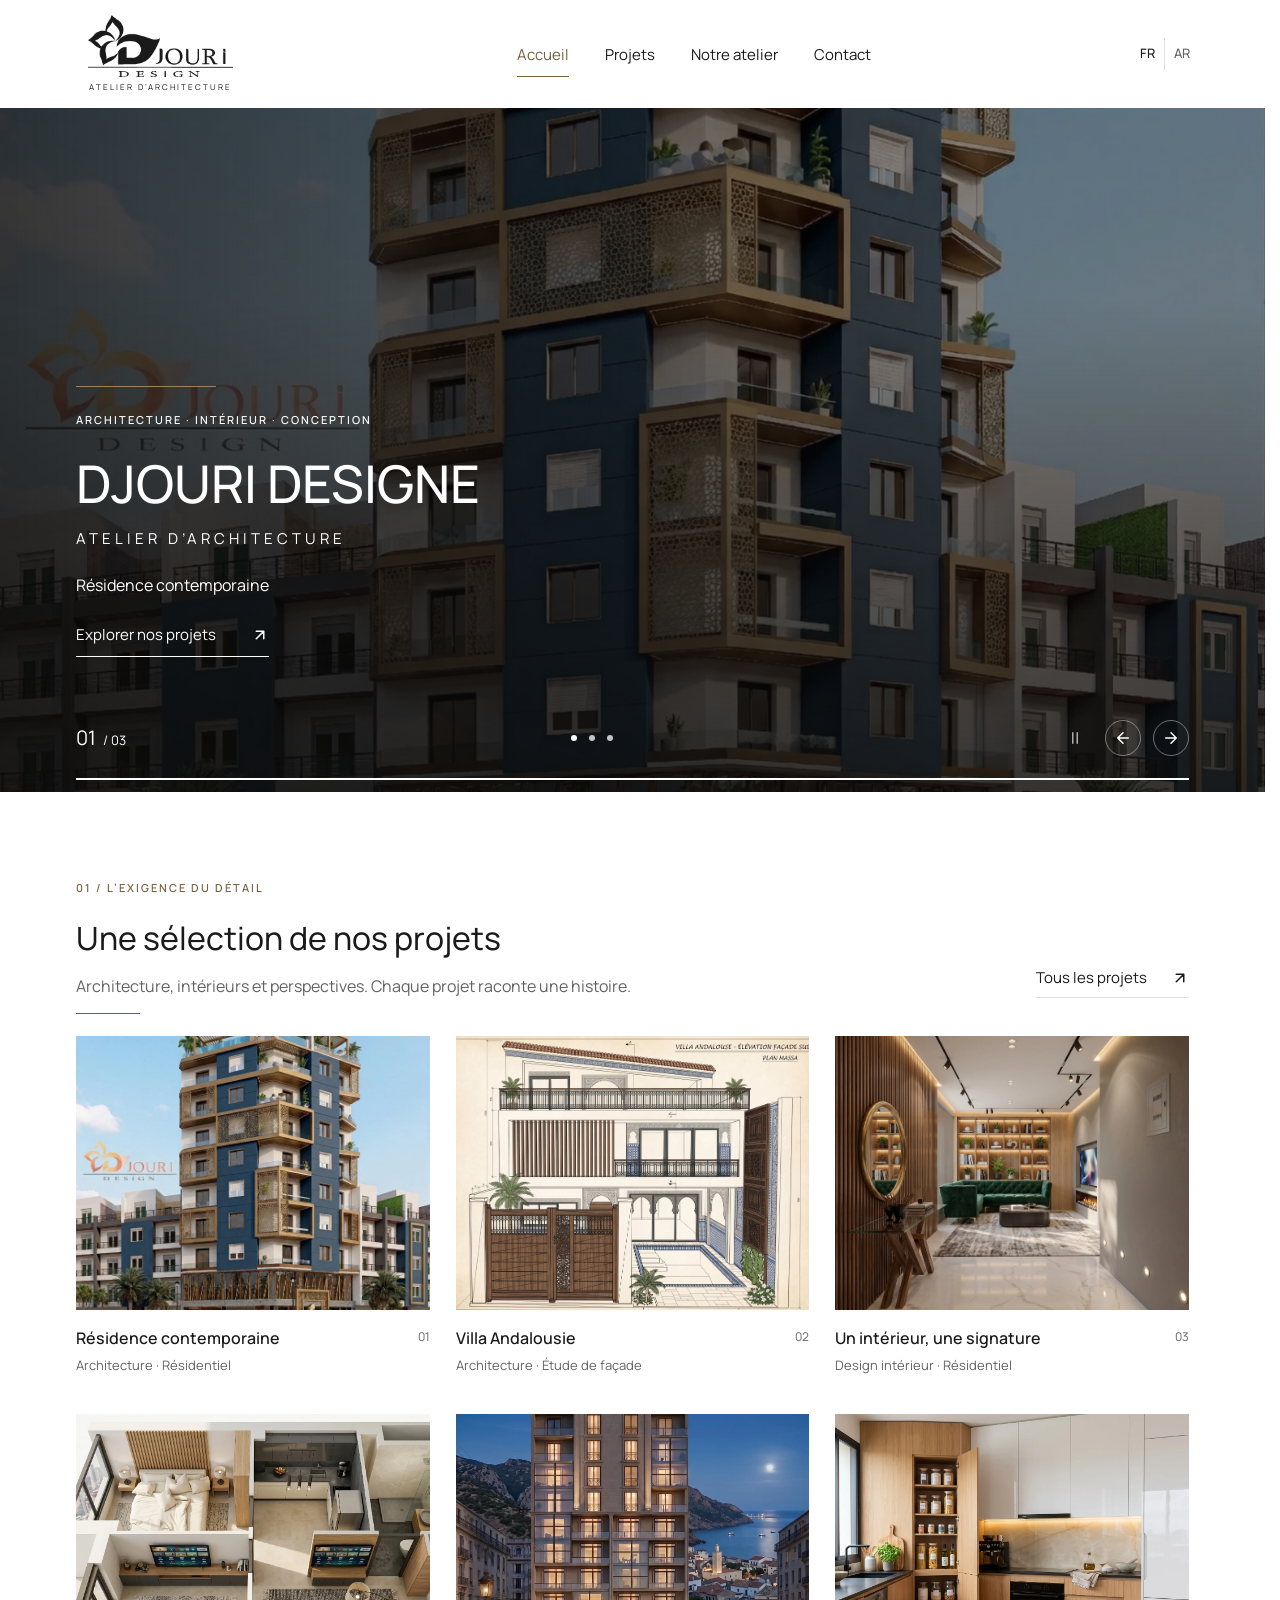
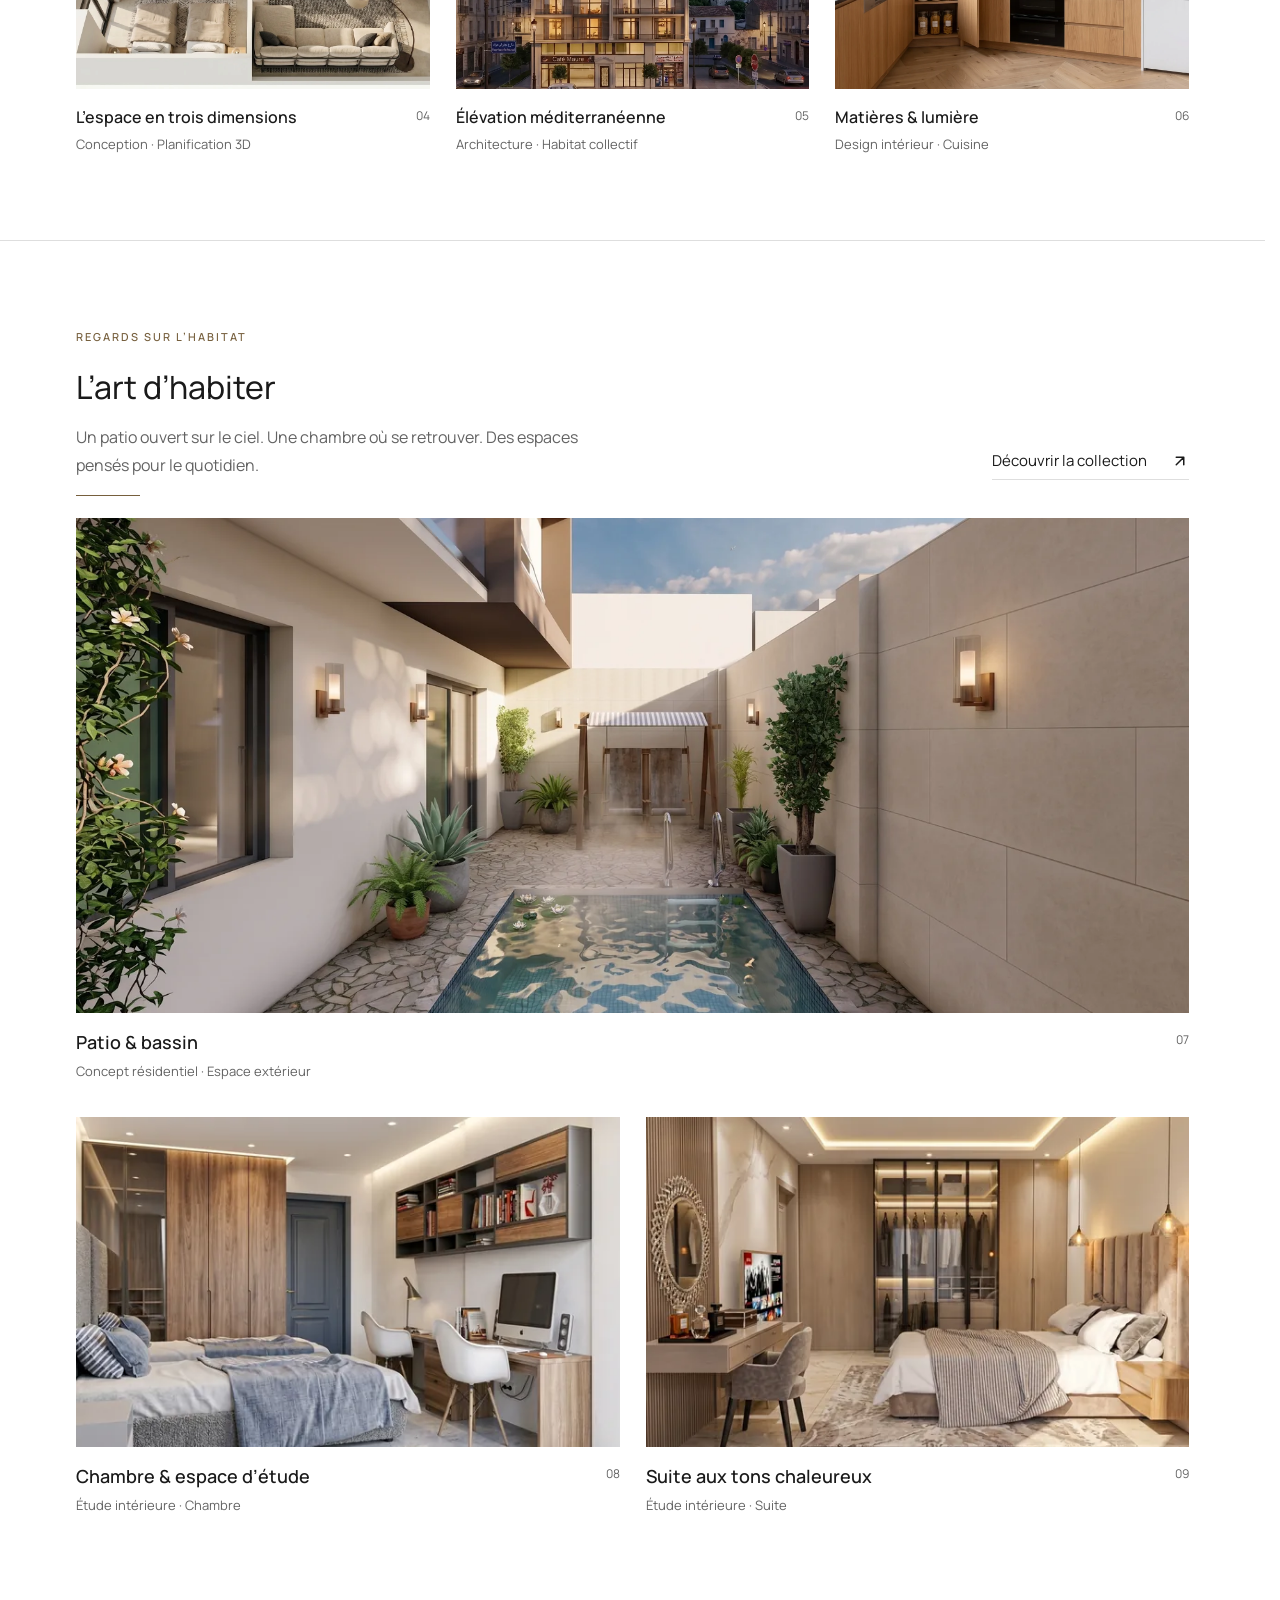
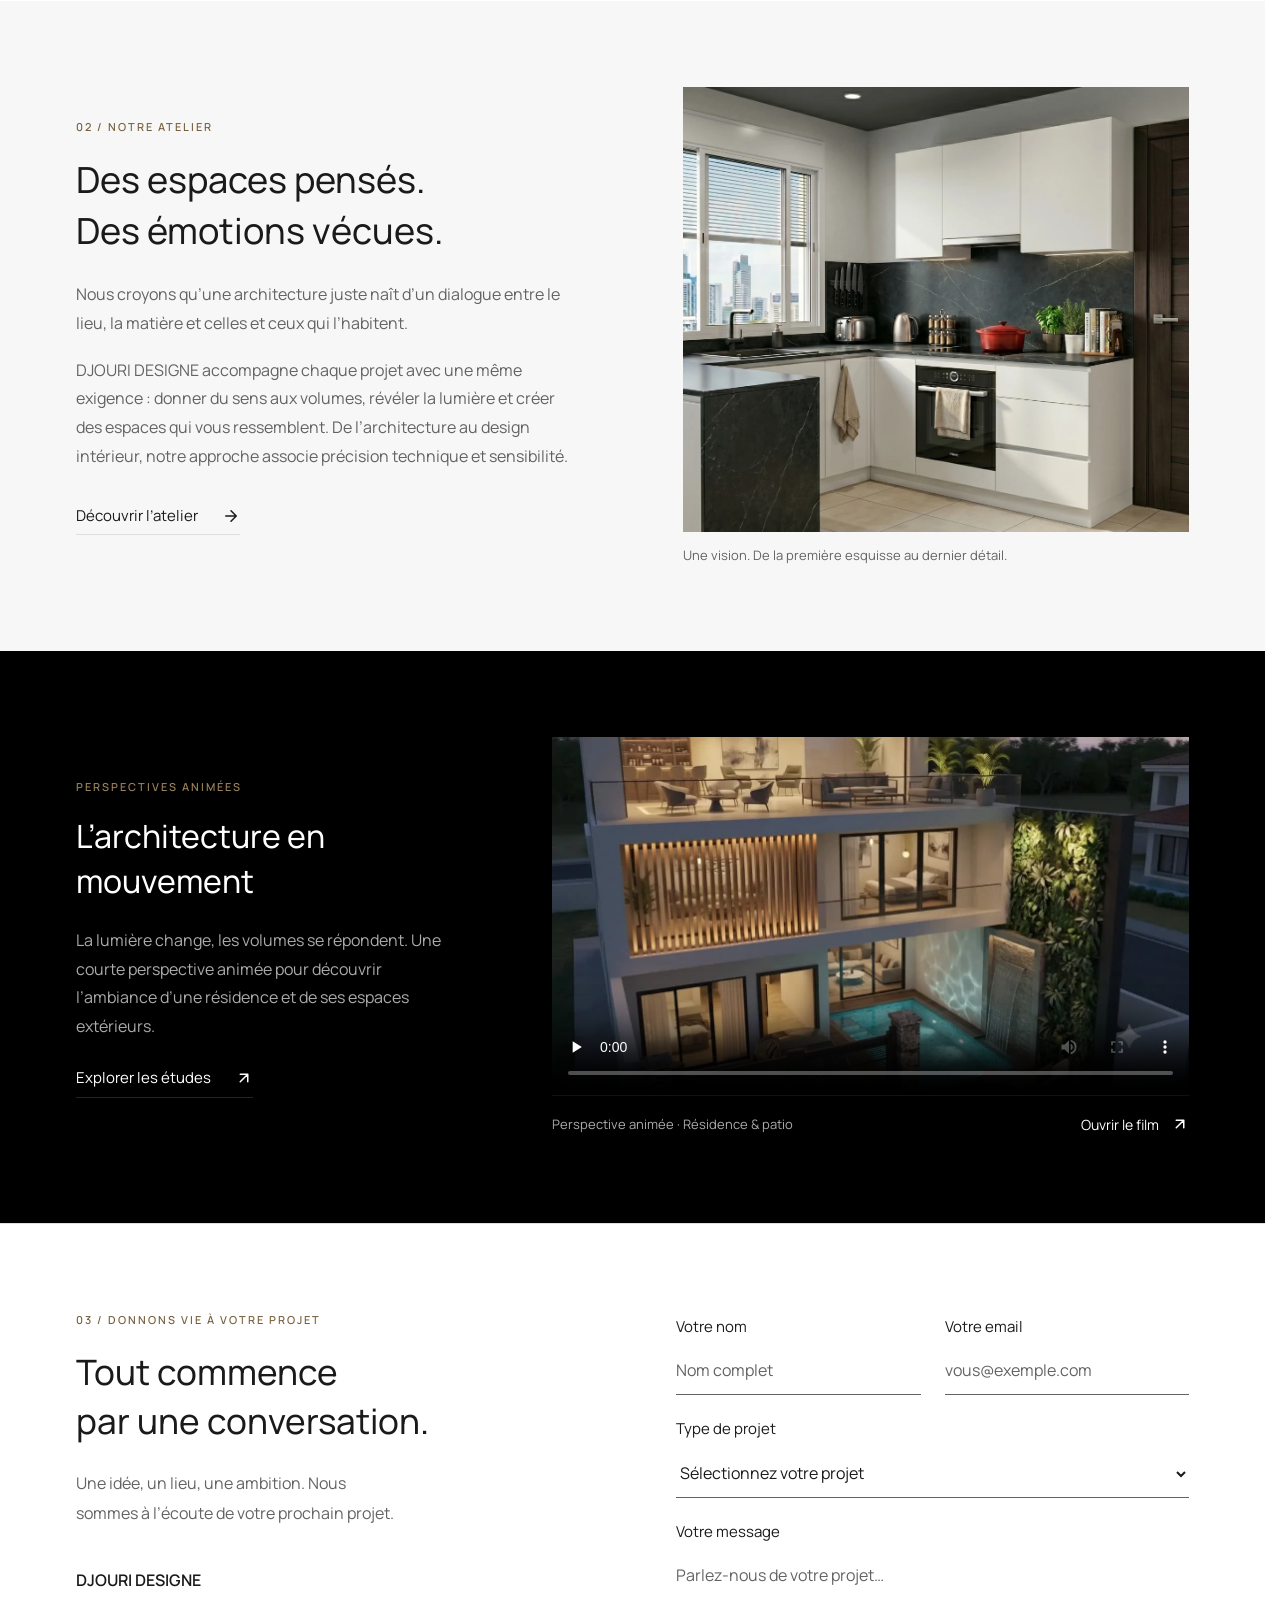
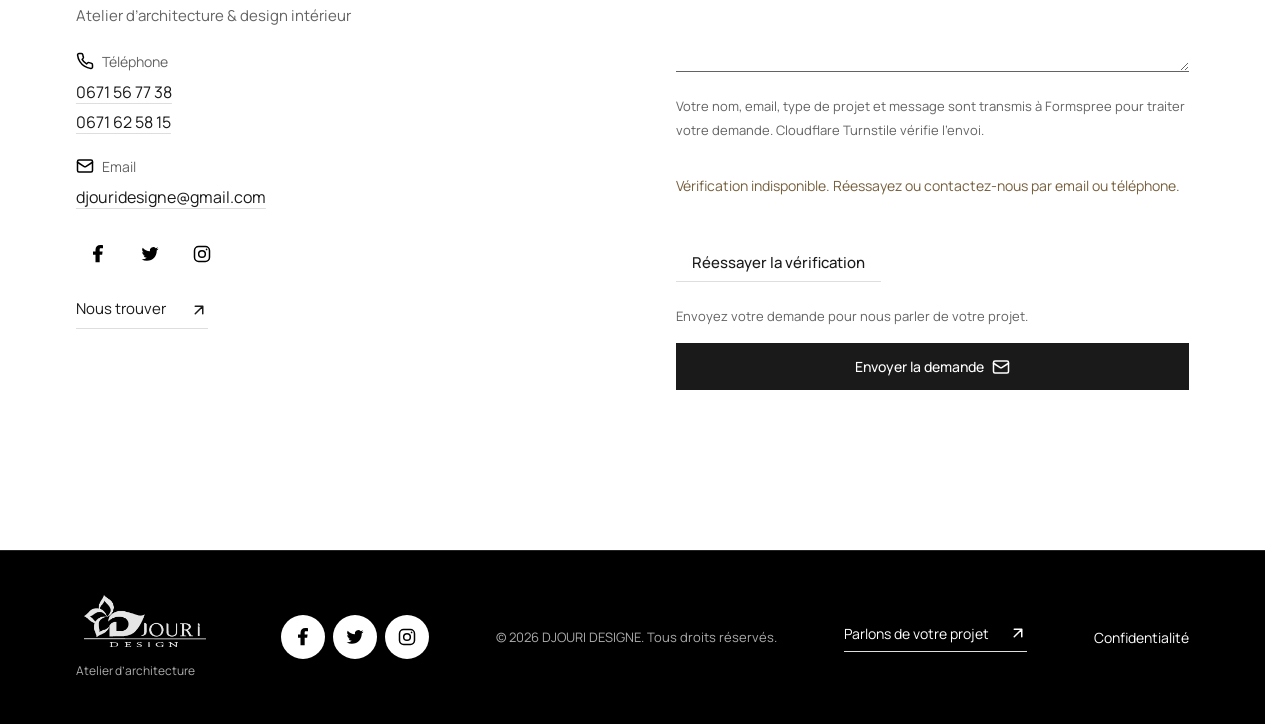
<file: index.html>
<!doctype html>
<html lang="fr" dir="ltr">
<head>
  <meta charset="utf-8">
  <meta name="viewport" content="width=device-width, initial-scale=1">
  <script data-motion-bootstrap>
    (() => {
      const root = document.documentElement;
      const language = new URLSearchParams(location.search).get('lang') === 'ar' ? 'ar' : 'fr';
      root.lang = language;
      root.dir = language === 'ar' ? 'rtl' : 'ltr';
      const active = !matchMedia('(prefers-reduced-motion: reduce)').matches;
      root.classList.add('js');
      if (active) root.classList.add('motion-boot');
      window.djouriOpening = { active, ready: false, deadline: performance.now() + 800 };
      if (language === 'ar') {
        const translate = (node) => {
          if (node.nodeType !== 1) node = node.parentElement;
          if (!node) return;
          [node, ...node.querySelectorAll('[data-ar], [data-alt-ar], [data-aria-label-ar], [data-placeholder-ar], [data-content-ar], [data-title-ar], [data-language]')].forEach((element) => {
            if (element.hasAttribute('data-language')) {
              const selected = element.getAttribute('data-language') === 'ar';
              element.classList.toggle('active', selected);
              element.setAttribute('aria-pressed', String(selected));
            }
            const value = element.getAttribute('data-ar');
            if (value !== null && element.textContent !== value) element.textContent = value;
            ['alt', 'aria-label', 'placeholder', 'content', 'title'].forEach((attribute) => {
              const translated = element.getAttribute('data-' + attribute + '-ar');
              if (translated !== null && element.getAttribute(attribute) !== translated) element.setAttribute(attribute, translated);
            });
          });
        };
        const observer = new MutationObserver((records) => records.forEach((record) => record.addedNodes.forEach(translate)));
        observer.observe(root, { childList: true, subtree: true });
        window.djouriOpening.languageObserver = observer;
      }
      window.djouriOpening.timer = setTimeout(() => {
        root.classList.remove('motion-boot');
        window.djouriOpening.active = false;
      }, 800);
      // Keep the mobile header stable and its menu usable even if the shared script stalls.
      const fallbackMenu = (open) => {
        const button = document.querySelector('.mobile-menu');
        document.querySelector('.main-nav')?.classList.toggle('is-open', open);
        button?.setAttribute('aria-expanded', String(open));
        button?.setAttribute('aria-label', language === 'ar'
          ? (open ? 'إغلاق القائمة' : 'فتح القائمة') : (open ? 'Fermer le menu' : 'Ouvrir le menu'));
      };
      document.addEventListener('click', (event) => {
        if (window.djouriOpening.ready) return;
        const button = event.target.closest('.mobile-menu');
        if (button) fallbackMenu(button.getAttribute('aria-expanded') !== 'true');
        const link = event.target.closest('[data-site-link]');
        if (link) {
          const href = link.getAttribute('href');
          const hash = href.includes('#') ? '#' + href.split('#')[1] : '';
          link.setAttribute('href', href.split(/[?#]/)[0] + '?lang=' + language + hash);
          fallbackMenu(false);
        }
      });
      document.addEventListener('keydown', (event) => {
        if (!window.djouriOpening.ready && event.key === 'Escape') fallbackMenu(false);
      });
    })();
  </script>
  <title data-fr="Architecture &amp; design intérieur — DJOURI DESIGNE" data-ar="العمارة والتصميم الداخلي — DJOURI DESIGNE">Architecture &amp; design intérieur — DJOURI DESIGNE</title>
  <meta name="description" content="DJOURI DESIGNE : projets d’architecture, espaces de vie et perspectives animées. Découvrez notre atelier et parlez-nous de votre projet." data-content-fr="DJOURI DESIGNE : projets d’architecture, espaces de vie et perspectives animées. Découvrez notre atelier et parlez-nous de votre projet." data-content-ar="ديجوري ديزاين: مشاريع معمارية ومساحات معيشة ومناظير متحركة. اكتشف مكتبنا وحدثنا عن مشروعك.">
  <meta property="og:site_name" content="DJOURI DESIGNE">
  <meta property="og:type" content="website">
  <meta property="og:title" content="Architecture &amp; design intérieur — DJOURI DESIGNE" data-content-fr="Architecture &amp; design intérieur — DJOURI DESIGNE" data-content-ar="العمارة والتصميم الداخلي — DJOURI DESIGNE">
  <meta property="og:description" content="DJOURI DESIGNE : projets d’architecture, espaces de vie et perspectives animées. Découvrez notre atelier et parlez-nous de votre projet." data-content-fr="DJOURI DESIGNE : projets d’architecture, espaces de vie et perspectives animées. Découvrez notre atelier et parlez-nous de votre projet." data-content-ar="ديجوري ديزاين: مشاريع معمارية ومساحات معيشة ومناظير متحركة. اكتشف مكتبنا وحدثنا عن مشروعك.">
  <meta name="twitter:card" content="summary_large_image">
  <meta name="twitter:title" content="Architecture &amp; design intérieur — DJOURI DESIGNE" data-content-fr="Architecture &amp; design intérieur — DJOURI DESIGNE" data-content-ar="العمارة والتصميم الداخلي — DJOURI DESIGNE">
  <meta name="twitter:description" content="DJOURI DESIGNE : projets d’architecture, espaces de vie et perspectives animées. Découvrez notre atelier et parlez-nous de votre projet." data-content-fr="DJOURI DESIGNE : projets d’architecture, espaces de vie et perspectives animées. Découvrez notre atelier et parlez-nous de votre projet." data-content-ar="ديجوري ديزاين: مشاريع معمارية ومساحات معيشة ومناظير متحركة. اكتشف مكتبنا وحدثنا عن مشروعك.">
  <link rel="canonical" href="https://djouri.raystate.com/">
  <meta property="og:url" content="https://djouri.raystate.com/">
  <meta property="og:locale" content="fr_FR" data-content-fr="fr_FR" data-content-ar="ar_DZ">
  <meta property="og:image" content="https://djouri.raystate.com/assets/residence-film-poster.webp">
  <meta property="og:image:type" content="image/webp">
  <meta property="og:image:width" content="1280">
  <meta property="og:image:height" content="720">
  <meta property="og:image:alt" content="Perspective d’une résidence contemporaine et de son patio" data-content-fr="Perspective d’une résidence contemporaine et de son patio" data-content-ar="منظور لإقامة معاصرة وفنائها">
  <meta name="twitter:image" content="https://djouri.raystate.com/assets/residence-film-poster.webp">
  <meta name="twitter:image:alt" content="Perspective d’une résidence contemporaine et de son patio" data-content-fr="Perspective d’une résidence contemporaine et de son patio" data-content-ar="منظور لإقامة معاصرة وفنائها">
  <link rel="icon" href="./assets/favicon.png" type="image/png">
  <link rel="stylesheet" href="https://fonts.googleapis.com/css2?family=Manrope:wght@400;450;500;550;600;650;700&amp;family=Noto+Sans+Arabic:wght@400;500;600&amp;display=swap">
  <link rel="stylesheet" href="./styles.css?v=qr-20261008">
  <script src="./script.js?v=qr-20261008" defer></script>
</head>
<body>
  <div class="site-shell">
    <a class="skip-link" href="#main"><span data-fr="Aller au contenu" data-ar="انتقل إلى المحتوى">Aller au contenu</span></a>
    <header class="site-header">
      <a class="brand" data-site-link href="./?lang=fr" aria-label="DJOURI DESIGNE">
        <img src="./assets/logo.png" alt="DJOURI DESIGNE" width="164" height="62">
        <span data-fr="ATELIER D’ARCHITECTURE" data-ar="مكتب الهندسة المعمارية">ATELIER D’ARCHITECTURE</span>
      </a>
      <nav id="main-nav" class="main-nav" aria-label="Navigation principale" data-aria-label-fr="Navigation principale" data-aria-label-ar="التنقل الرئيسي">
        <a data-site-link href="./?lang=fr" aria-current="page" data-status="active"><span data-fr="Accueil" data-ar="الرئيسية">Accueil</span></a>
        <a data-site-link href="./projets/?lang=fr"><span data-fr="Projets" data-ar="المشاريع">Projets</span></a>
        <a data-site-link href="./atelier/?lang=fr"><span data-fr="Notre atelier" data-ar="مكتبنا">Notre atelier</span></a>
        <a data-site-link href="./contact/?lang=fr"><span data-fr="Contact" data-ar="اتصل بنا">Contact</span></a>
      </nav>
      <div class="header-actions">
        <div class="language-switch" aria-label="Langue" data-aria-label-fr="Langue" data-aria-label-ar="اللغة">
          <button class="language active" type="button" data-language="fr" aria-pressed="true" lang="fr">FR</button>
          <button class="language" type="button" data-language="ar" aria-pressed="false" lang="ar">AR</button>
        </div>
        <button class="mobile-menu icon-button" type="button" aria-controls="main-nav" aria-expanded="false" aria-label="Ouvrir le menu" data-aria-label-fr="Ouvrir le menu" data-aria-label-ar="فتح القائمة">
          <svg class="icon icon-menu" width="18" height="18" viewBox="0 0 24 24" fill="none" stroke="currentColor" stroke-width="2" stroke-linecap="round" stroke-linejoin="round" aria-hidden="true"><path d="M4 6h16M4 12h16M4 18h16"/></svg><svg class="icon icon-close" width="18" height="18" viewBox="0 0 24 24" fill="none" stroke="currentColor" stroke-width="2" stroke-linecap="round" stroke-linejoin="round" aria-hidden="true"><path d="m6 6 12 12M6 18 18 6"/></svg>
        </button>
      </div>
    </header>
    <main id="main" tabindex="-1">
      <section class="hero" aria-roledescription="carousel" aria-label="Projets à la une" data-aria-label-fr="Projets à la une" data-aria-label-ar="مشاريع مميزة">
        <div class="hero-slides">
          <img src="./assets/tower.webp" alt="Résidence contemporaine" data-alt-fr="Résidence contemporaine" data-alt-ar="إقامة معاصرة" class="hero-slide slide-0 visible" loading="eager" fetchpriority="high" aria-hidden="false">
          <img src="./assets/villa.webp" alt="Villa Andalousie" data-alt-fr="Villa Andalousie" data-alt-ar="فيلا أندلسية" class="hero-slide slide-1" loading="lazy" fetchpriority="auto" aria-hidden="true">
          <img src="./assets/plan.webp" alt="L’espace en trois dimensions" data-alt-fr="L’espace en trois dimensions" data-alt-ar="الفضاء في ثلاثة أبعاد" class="hero-slide slide-2" loading="lazy" fetchpriority="auto" aria-hidden="true">
        </div>
        <div class="hero-shade"></div>
        <div class="hero-copy">
          <span data-hero-reveal data-fr="ARCHITECTURE · INTÉRIEUR · CONCEPTION" data-ar="عمارة · تصميم داخلي · ابتكار" class="eyebrow">ARCHITECTURE · INTÉRIEUR · CONCEPTION</span>
          <h1 data-hero-reveal>DJOURI DESIGNE<span data-fr="ATELIER D’ARCHITECTURE" data-ar="مكتب الهندسة المعمارية">ATELIER D’ARCHITECTURE</span></h1>
          <p data-hero-reveal data-fr="Résidence contemporaine" data-ar="إقامة معاصرة" class="hero-caption">Résidence contemporaine</p>
          <a data-hero-reveal class="hero-link" data-site-link href="./projets/?lang=fr"><span data-fr="Explorer nos projets" data-ar="اكتشف مشاريعنا">Explorer nos projets</span><svg class="icon icon-up" width="18" height="18" viewBox="0 0 24 24" fill="none" stroke="currentColor" stroke-width="2" stroke-linecap="round" stroke-linejoin="round" aria-hidden="true"><path d="M7 17 17 7M7 7h10v10"/></svg></a>
        </div>
        <div class="hero-bottom">
          <span class="slide-counter"><span class="slide-number">01</span><span> / 03</span></span>
          <div class="slide-dots">
            <button type="button" class="slide-dot active" data-slide="0" aria-pressed="true" aria-label="Diapositive 1" data-aria-label-fr="Diapositive 1" data-aria-label-ar="الشريحة 1"></button>
            <button type="button" class="slide-dot" data-slide="1" aria-pressed="false" aria-label="Diapositive 2" data-aria-label-fr="Diapositive 2" data-aria-label-ar="الشريحة 2"></button>
            <button type="button" class="slide-dot" data-slide="2" aria-pressed="false" aria-label="Diapositive 3" data-aria-label-fr="Diapositive 3" data-aria-label-ar="الشريحة 3"></button>
          </div>
          <div class="slide-arrows">
            <button class="icon-button" type="button" data-pause-carousel aria-pressed="false" aria-label="Mettre en pause" data-aria-label-fr="Mettre en pause" data-aria-label-ar="إيقاف العرض"><svg class="icon icon-pause" width="18" height="18" viewBox="0 0 24 24" fill="none" stroke="currentColor" stroke-width="2" stroke-linecap="round" stroke-linejoin="round" aria-hidden="true"><path d="M9 5v14M15 5v14"/></svg><svg class="icon icon-play" width="18" height="18" viewBox="0 0 24 24" fill="none" stroke="currentColor" stroke-width="2" stroke-linecap="round" stroke-linejoin="round" aria-hidden="true"><path d="m8 5 11 7-11 7Z"/></svg></button>
            <button type="button" class="icon-button" aria-label="Diapositive précédente" data-aria-label-fr="Diapositive précédente" data-aria-label-ar="الشريحة السابقة" data-slide-step="-1"><svg class="icon icon-left" width="18" height="18" viewBox="0 0 24 24" fill="none" stroke="currentColor" stroke-width="2" stroke-linecap="round" stroke-linejoin="round" aria-hidden="true"><path d="m12 19-7-7 7-7M5 12h14"/></svg></button>
            <button type="button" class="icon-button" aria-label="Diapositive suivante" data-aria-label-fr="Diapositive suivante" data-aria-label-ar="الشريحة التالية" data-slide-step="1"><svg class="icon icon-right" width="18" height="18" viewBox="0 0 24 24" fill="none" stroke="currentColor" stroke-width="2" stroke-linecap="round" stroke-linejoin="round" aria-hidden="true"><path d="m12 5 7 7-7 7M5 12h14"/></svg></button>
          </div>
        </div>
        <span class="hero-progress" aria-hidden="true"><span></span></span>
      </section>
      <section class="portfolio-section section-wrap">
        <div class="section-heading">
          <div>
            <span data-fr="01 / L’EXIGENCE DU DÉTAIL" data-ar="01 / الدقة في التفاصيل" class="eyebrow">01 / L’EXIGENCE DU DÉTAIL</span>
            <h2 data-fr="Une sélection de nos projets" data-ar="مجموعة مختارة من مشاريعنا">Une sélection de nos projets</h2>
            <p data-fr="Architecture, intérieurs et perspectives. Chaque projet raconte une histoire." data-ar="عمارة وتصميم داخلي ورؤى. كل مشروع يروي قصة.">Architecture, intérieurs et perspectives. Chaque projet raconte une histoire.</p>
          </div>
          <a class="text-link" data-site-link href="./projets/?lang=fr"><span data-fr="Tous les projets" data-ar="كل المشاريع">Tous les projets</span><svg class="icon icon-up" width="18" height="18" viewBox="0 0 24 24" fill="none" stroke="currentColor" stroke-width="2" stroke-linecap="round" stroke-linejoin="round" aria-hidden="true"><path d="M7 17 17 7M7 7h10v10"/></svg></a>
        </div>
        <div class="project-grid">
          <article class="project-item" data-type="architecture" data-project="0">
            <button type="button" class="project-image" aria-label="Voir le projet : Résidence contemporaine" data-aria-label-fr="Voir le projet : Résidence contemporaine" data-aria-label-ar="عرض المشروع: إقامة معاصرة">
              <img src="./assets/tower.webp" alt="Résidence contemporaine" data-alt-fr="Résidence contemporaine" data-alt-ar="إقامة معاصرة" loading="lazy">
              <span class="project-open"><svg class="icon icon-up" width="18" height="18" viewBox="0 0 24 24" fill="none" stroke="currentColor" stroke-width="2" stroke-linecap="round" stroke-linejoin="round" aria-hidden="true"><path d="M7 17 17 7M7 7h10v10"/></svg></span>
            </button>
            <div class="project-label">
              <div><h3 data-fr="Résidence contemporaine" data-ar="إقامة معاصرة">Résidence contemporaine</h3><p data-fr="Architecture · Résidentiel" data-ar="عمارة · سكني">Architecture · Résidentiel</p></div><span>01</span>
            </div>
          </article>
          <article class="project-item" data-type="architecture" data-project="1">
            <button type="button" class="project-image" aria-label="Voir le projet : Villa Andalousie" data-aria-label-fr="Voir le projet : Villa Andalousie" data-aria-label-ar="عرض المشروع: فيلا أندلسية">
              <img src="./assets/villa.webp" alt="Villa Andalousie" data-alt-fr="Villa Andalousie" data-alt-ar="فيلا أندلسية" loading="lazy">
              <span class="project-open"><svg class="icon icon-up" width="18" height="18" viewBox="0 0 24 24" fill="none" stroke="currentColor" stroke-width="2" stroke-linecap="round" stroke-linejoin="round" aria-hidden="true"><path d="M7 17 17 7M7 7h10v10"/></svg></span>
            </button>
            <div class="project-label">
              <div><h3 data-fr="Villa Andalousie" data-ar="فيلا أندلسية">Villa Andalousie</h3><p data-fr="Architecture · Étude de façade" data-ar="عمارة · دراسة الواجهة">Architecture · Étude de façade</p></div><span>02</span>
            </div>
          </article>
          <article class="project-item" data-type="interior" data-project="2">
            <button type="button" class="project-image" aria-label="Voir le projet : Un intérieur, une signature" data-aria-label-fr="Voir le projet : Un intérieur, une signature" data-aria-label-ar="عرض المشروع: تصميم داخلي مميز">
              <img src="./assets/living.webp" alt="Un intérieur, une signature" data-alt-fr="Un intérieur, une signature" data-alt-ar="تصميم داخلي مميز" loading="lazy">
              <span class="project-open"><svg class="icon icon-up" width="18" height="18" viewBox="0 0 24 24" fill="none" stroke="currentColor" stroke-width="2" stroke-linecap="round" stroke-linejoin="round" aria-hidden="true"><path d="M7 17 17 7M7 7h10v10"/></svg></span>
            </button>
            <div class="project-label">
              <div><h3 data-fr="Un intérieur, une signature" data-ar="تصميم داخلي مميز">Un intérieur, une signature</h3><p data-fr="Design intérieur · Résidentiel" data-ar="تصميم داخلي · سكني">Design intérieur · Résidentiel</p></div><span>03</span>
            </div>
          </article>
          <article class="project-item" data-type="plans" data-project="3">
            <button type="button" class="project-image" aria-label="Voir le projet : L’espace en trois dimensions" data-aria-label-fr="Voir le projet : L’espace en trois dimensions" data-aria-label-ar="عرض المشروع: الفضاء في ثلاثة أبعاد">
              <img src="./assets/plan.webp" alt="L’espace en trois dimensions" data-alt-fr="L’espace en trois dimensions" data-alt-ar="الفضاء في ثلاثة أبعاد" loading="lazy">
              <span class="project-open"><svg class="icon icon-up" width="18" height="18" viewBox="0 0 24 24" fill="none" stroke="currentColor" stroke-width="2" stroke-linecap="round" stroke-linejoin="round" aria-hidden="true"><path d="M7 17 17 7M7 7h10v10"/></svg></span>
            </button>
            <div class="project-label">
              <div><h3 data-fr="L’espace en trois dimensions" data-ar="الفضاء في ثلاثة أبعاد">L’espace en trois dimensions</h3><p data-fr="Conception · Planification 3D" data-ar="تصميم · تخطيط ثلاثي الأبعاد">Conception · Planification 3D</p></div><span>04</span>
            </div>
          </article>
          <article class="project-item" data-type="architecture" data-project="4">
            <button type="button" class="project-image" aria-label="Voir le projet : Élévation méditerranéenne" data-aria-label-fr="Voir le projet : Élévation méditerranéenne" data-aria-label-ar="عرض المشروع: عمارة متوسطية">
              <img src="./assets/coastal.webp" alt="Élévation méditerranéenne" data-alt-fr="Élévation méditerranéenne" data-alt-ar="عمارة متوسطية" loading="lazy">
              <span class="project-open"><svg class="icon icon-up" width="18" height="18" viewBox="0 0 24 24" fill="none" stroke="currentColor" stroke-width="2" stroke-linecap="round" stroke-linejoin="round" aria-hidden="true"><path d="M7 17 17 7M7 7h10v10"/></svg></span>
            </button>
            <div class="project-label">
              <div><h3 data-fr="Élévation méditerranéenne" data-ar="عمارة متوسطية">Élévation méditerranéenne</h3><p data-fr="Architecture · Habitat collectif" data-ar="عمارة · سكن جماعي">Architecture · Habitat collectif</p></div><span>05</span>
            </div>
          </article>
          <article class="project-item" data-type="interior" data-project="5">
            <button type="button" class="project-image" aria-label="Voir le projet : Matières &amp; lumière" data-aria-label-fr="Voir le projet : Matières &amp; lumière" data-aria-label-ar="عرض المشروع: مواد وإضاءة">
              <img src="./assets/kitchen.webp" alt="Matières &amp; lumière" data-alt-fr="Matières &amp; lumière" data-alt-ar="مواد وإضاءة" loading="lazy">
              <span class="project-open"><svg class="icon icon-up" width="18" height="18" viewBox="0 0 24 24" fill="none" stroke="currentColor" stroke-width="2" stroke-linecap="round" stroke-linejoin="round" aria-hidden="true"><path d="M7 17 17 7M7 7h10v10"/></svg></span>
            </button>
            <div class="project-label">
              <div><h3 data-fr="Matières &amp; lumière" data-ar="مواد وإضاءة">Matières &amp; lumière</h3><p data-fr="Design intérieur · Cuisine" data-ar="تصميم داخلي · مطبخ">Design intérieur · Cuisine</p></div><span>06</span>
            </div>
          </article>
        </div>
      </section>
      <section class="spaces-section section-wrap" aria-labelledby="spaces-heading">
        <div class="section-heading">
          <div>
            <span data-fr="REGARDS SUR L’HABITAT" data-ar="رؤى حول السكن" class="eyebrow">REGARDS SUR L’HABITAT</span>
            <h2 data-fr="L’art d’habiter" data-ar="فن السكن" id="spaces-heading">L’art d’habiter</h2>
            <p data-fr="Un patio ouvert sur le ciel. Une chambre où se retrouver. Des espaces pensés pour le quotidien." data-ar="فناء مفتوح على السماء. غرفة تمنح الهدوء. فضاءات مدروسة للحياة اليومية.">Un patio ouvert sur le ciel. Une chambre où se retrouver. Des espaces pensés pour le quotidien.</p>
          </div>
          <a class="text-link" data-site-link href="./projets/?lang=fr"><span data-fr="Découvrir la collection" data-ar="اكتشف المجموعة">Découvrir la collection</span><svg class="icon icon-up" width="18" height="18" viewBox="0 0 24 24" fill="none" stroke="currentColor" stroke-width="2" stroke-linecap="round" stroke-linejoin="round" aria-hidden="true"><path d="M7 17 17 7M7 7h10v10"/></svg></a>
        </div>
        <div class="spaces-grid">
          <article class="project-item" data-type="architecture" data-project="6">
            <button type="button" class="project-image" aria-label="Voir le projet : Patio &amp; bassin" data-aria-label-fr="Voir le projet : Patio &amp; bassin" data-aria-label-ar="عرض المشروع: فناء وحوض مائي">
              <img src="./assets/courtyard-pool.webp" srcset="./assets/courtyard-pool-thumb.webp 640w, ./assets/courtyard-pool.webp 1600w" sizes="88vw" width="1600" height="900" alt="Patio &amp; bassin" data-alt-fr="Patio &amp; bassin" data-alt-ar="فناء وحوض مائي" loading="lazy" decoding="async">
              <span class="project-open"><svg class="icon icon-up" width="18" height="18" viewBox="0 0 24 24" fill="none" stroke="currentColor" stroke-width="2" stroke-linecap="round" stroke-linejoin="round" aria-hidden="true"><path d="M7 17 17 7M7 7h10v10"/></svg></span>
            </button>
            <div class="project-label">
              <div><h3 data-fr="Patio &amp; bassin" data-ar="فناء وحوض مائي">Patio &amp; bassin</h3><p data-fr="Concept résidentiel · Espace extérieur" data-ar="تصور سكني · فضاء خارجي">Concept résidentiel · Espace extérieur</p></div><span>07</span>
            </div>
          </article>
          <article class="project-item" data-type="interior" data-project="7">
            <button type="button" class="project-image" aria-label="Voir le projet : Chambre &amp; espace d’étude" data-aria-label-fr="Voir le projet : Chambre &amp; espace d’étude" data-aria-label-ar="عرض المشروع: غرفة نوم وركن للدراسة">
              <img src="./assets/study-bedroom.webp" srcset="./assets/study-bedroom-thumb.webp 640w, ./assets/study-bedroom.webp 1600w" sizes="(max-width: 480px) 88vw, 44vw" width="1600" height="893" alt="Chambre &amp; espace d’étude" data-alt-fr="Chambre &amp; espace d’étude" data-alt-ar="غرفة نوم وركن للدراسة" loading="lazy" decoding="async">
              <span class="project-open"><svg class="icon icon-up" width="18" height="18" viewBox="0 0 24 24" fill="none" stroke="currentColor" stroke-width="2" stroke-linecap="round" stroke-linejoin="round" aria-hidden="true"><path d="M7 17 17 7M7 7h10v10"/></svg></span>
            </button>
            <div class="project-label">
              <div><h3 data-fr="Chambre &amp; espace d’étude" data-ar="غرفة نوم وركن للدراسة">Chambre &amp; espace d’étude</h3><p data-fr="Étude intérieure · Chambre" data-ar="دراسة داخلية · غرفة نوم">Étude intérieure · Chambre</p></div><span>08</span>
            </div>
          </article>
          <article class="project-item" data-type="interior" data-project="8">
            <button type="button" class="project-image" aria-label="Voir le projet : Suite aux tons chaleureux" data-aria-label-fr="Voir le projet : Suite aux tons chaleureux" data-aria-label-ar="عرض المشروع: جناح بألوان دافئة">
              <img src="./assets/warm-suite.webp" srcset="./assets/warm-suite-thumb.webp 640w, ./assets/warm-suite.webp 1600w" sizes="(max-width: 480px) 88vw, 44vw" width="1600" height="893" alt="Suite aux tons chaleureux" data-alt-fr="Suite aux tons chaleureux" data-alt-ar="جناح بألوان دافئة" loading="lazy" decoding="async">
              <span class="project-open"><svg class="icon icon-up" width="18" height="18" viewBox="0 0 24 24" fill="none" stroke="currentColor" stroke-width="2" stroke-linecap="round" stroke-linejoin="round" aria-hidden="true"><path d="M7 17 17 7M7 7h10v10"/></svg></span>
            </button>
            <div class="project-label">
              <div><h3 data-fr="Suite aux tons chaleureux" data-ar="جناح بألوان دافئة">Suite aux tons chaleureux</h3><p data-fr="Étude intérieure · Suite" data-ar="دراسة داخلية · جناح">Étude intérieure · Suite</p></div><span>09</span>
            </div>
          </article>
        </div>
      </section>
      <section class="studio-section section-wrap">
        <div class="studio-copy">
          <span data-fr="02 / NOTRE ATELIER" data-ar="02 / مكتبنا" class="eyebrow">02 / NOTRE ATELIER</span>
          <h2 data-fr="Des espaces pensés.
Des émotions vécues." data-ar="فضاءات مدروسة.
تجارب ملموسة.">Des espaces pensés.
Des émotions vécues.</h2>
          <p data-fr="Nous croyons qu’une architecture juste naît d’un dialogue entre le lieu, la matière et celles et ceux qui l’habitent." data-ar="نؤمن بأن العمارة المتوازنة تنشأ من حوار بين المكان والمادة ومن يعيشون فيه.">Nous croyons qu’une architecture juste naît d’un dialogue entre le lieu, la matière et celles et ceux qui l’habitent.</p>
          <p data-fr="DJOURI DESIGNE accompagne chaque projet avec une même exigence : donner du sens aux volumes, révéler la lumière et créer des espaces qui vous ressemblent. De l’architecture au design intérieur, notre approche associe précision technique et sensibilité." data-ar="يرافق ديجوري ديزاين كل مشروع بنفس الالتزام: إعطاء معنى للأحجام وإبراز الضوء وابتكار فضاءات تعكس شخصيتكم. نجمع بين الدقة التقنية والحس الإبداعي في العمارة والتصميم الداخلي.">DJOURI DESIGNE accompagne chaque projet avec une même exigence : donner du sens aux volumes, révéler la lumière et créer des espaces qui vous ressemblent. De l’architecture au design intérieur, notre approche associe précision technique et sensibilité.</p>
          <a class="text-link" data-site-link href="./atelier/?lang=fr"><span data-fr="Découvrir l’atelier" data-ar="اكتشف مكتبنا">Découvrir l’atelier</span><svg class="icon icon-right" width="18" height="18" viewBox="0 0 24 24" fill="none" stroke="currentColor" stroke-width="2" stroke-linecap="round" stroke-linejoin="round" aria-hidden="true"><path d="m12 5 7 7-7 7M5 12h14"/></svg></a>
        </div>
        <div class="studio-visual">
          <img src="./assets/interior.webp" loading="lazy" alt="Étude d’un intérieur aux lignes précises" data-alt-fr="Étude d’un intérieur aux lignes précises" data-alt-ar="دراسة تصميم داخلي بخطوط دقيقة">
          <span data-fr="Une vision. De la première esquisse au dernier détail." data-ar="رؤية واحدة. من أول رسم إلى أدق التفاصيل.">Une vision. De la première esquisse au dernier détail.</span>
        </div>
      </section>
      <section class="film-section section-wrap" aria-labelledby="film-heading">
        <div class="film-copy">
          <span data-fr="PERSPECTIVES ANIMÉES" data-ar="مناظير متحركة" class="eyebrow">PERSPECTIVES ANIMÉES</span>
          <h2 data-fr="L’architecture en mouvement" data-ar="العمارة في حركة" id="film-heading">L’architecture en mouvement</h2>
          <p data-fr="La lumière change, les volumes se répondent. Une courte perspective animée pour découvrir l’ambiance d’une résidence et de ses espaces extérieurs." data-ar="يتغير الضوء وتتحاور الأحجام. منظور متحرك قصير لاكتشاف أجواء إقامة وفضاءاتها الخارجية.">La lumière change, les volumes se répondent. Une courte perspective animée pour découvrir l’ambiance d’une résidence et de ses espaces extérieurs.</p>
          <a class="text-link" data-site-link href="./projets/?lang=fr"><span data-fr="Explorer les études" data-ar="اكتشف الدراسات">Explorer les études</span><svg class="icon icon-up" width="18" height="18" viewBox="0 0 24 24" fill="none" stroke="currentColor" stroke-width="2" stroke-linecap="round" stroke-linejoin="round" aria-hidden="true"><path d="M7 17 17 7M7 7h10v10"/></svg></a>
        </div>
        <figure class="film-visual">
          <video controls playsinline preload="none" poster="./assets/residence-film-poster.webp" width="1280" height="720" aria-label="Perspective animée d’une résidence et de son patio" data-aria-label-fr="Perspective animée d’une résidence et de son patio" data-aria-label-ar="منظور متحرك لإقامة وفنائها">
            <source src="./assets/residence-film.mp4" type="video/mp4">
            <span data-fr="Votre navigateur ne peut pas lire cette vidéo." data-ar="متصفحك لا يدعم تشغيل هذا الفيديو.">Votre navigateur ne peut pas lire cette vidéo.</span>
          </video>
          <figcaption><span data-fr="Perspective animée · Résidence &amp; patio" data-ar="منظور متحرك · إقامة وفناء">Perspective animée · Résidence &amp; patio</span><a href="./assets/residence-film.mp4" aria-label="Ouvrir le film dans un nouvel onglet" data-aria-label-fr="Ouvrir le film dans un nouvel onglet" data-aria-label-ar="افتح الفيلم في علامة تبويب جديدة" target="_blank" rel="noopener"><span data-fr="Ouvrir le film" data-ar="افتح الفيلم">Ouvrir le film</span><svg class="icon icon-up" width="18" height="18" viewBox="0 0 24 24" fill="none" stroke="currentColor" stroke-width="2" stroke-linecap="round" stroke-linejoin="round" aria-hidden="true"><path d="M7 17 17 7M7 7h10v10"/></svg></a></figcaption>
        </figure>
      </section>
      <section class="contact-section section-wrap">
        <div>
          <span data-fr="03 / DONNONS VIE À VOTRE PROJET" data-ar="03 / لنمنح مشروعك الحياة" class="eyebrow">03 / DONNONS VIE À VOTRE PROJET</span>
          <h2 data-fr="Tout commence
par une conversation." data-ar="كل شيء يبدأ
بمحادثة.">Tout commence
par une conversation.</h2>
          <p data-fr="Une idée, un lieu, une ambition. Nous sommes à l’écoute de votre prochain projet." data-ar="فكرة، مكان، طموح. نحن هنا للاستماع إلى مشروعكم القادم." class="contact-intro">Une idée, un lieu, une ambition. Nous sommes à l’écoute de votre prochain projet.</p>
          <div class="contact-details">
            <span>DJOURI DESIGNE</span>
            <p data-fr="Atelier d’architecture &amp; design intérieur" data-ar="مكتب العمارة والتصميم الداخلي">Atelier d’architecture &amp; design intérieur</p>
            <dl class="contact-channels">
              <div>
                <dt class="contact-channel-title"><svg class="icon icon-phone" width="18" height="18" viewBox="0 0 24 24" fill="none" stroke="currentColor" stroke-width="2" stroke-linecap="round" stroke-linejoin="round" aria-hidden="true"><path d="M22 16.92v3a2 2 0 0 1-2.18 2 19.79 19.79 0 0 1-8.63-3.07 19.5 19.5 0 0 1-6-6 19.79 19.79 0 0 1-3.07-8.67A2 2 0 0 1 4.11 2h3a2 2 0 0 1 2 1.72c.12.96.35 1.9.69 2.79a2 2 0 0 1-.45 2.11L8.09 9.89a16 16 0 0 0 6 6l1.27-1.27a2 2 0 0 1 2.11-.45c.89.34 1.83.57 2.79.69A2 2 0 0 1 22 16.92z"/></svg><span data-fr="Téléphone" data-ar="الهاتف">Téléphone</span></dt>
                <dd><a href="tel:+213671567738" dir="ltr">0671 56 77 38</a></dd>
                <dd><a href="tel:+213671625815" dir="ltr">0671 62 58 15</a></dd>
              </div>
              <div>
                <dt class="contact-channel-title"><svg class="icon icon-mail" width="18" height="18" viewBox="0 0 24 24" fill="none" stroke="currentColor" stroke-width="2" stroke-linecap="round" stroke-linejoin="round" aria-hidden="true"><rect width="20" height="16" x="2" y="4" rx="2"/><path d="m22 7-8.97 5.7a1.94 1.94 0 0 1-2.06 0L2 7"/></svg><span data-fr="Email" data-ar="البريد الإلكتروني">Email</span></dt>
                <dd><a href="mailto:djouridesigne@gmail.com" dir="ltr">djouridesigne@gmail.com</a></dd>
              </div>
            </dl>
            <div class="social-icons" role="group" aria-label="Réseaux sociaux" data-aria-label-fr="Réseaux sociaux" data-aria-label-ar="شبكات التواصل الاجتماعي">
              <!-- Profile destinations will be added later; these icons are not links yet. -->
              <span class="social-placeholder" role="img" aria-label="Facebook" data-aria-label-fr="Facebook" data-aria-label-ar="فيسبوك"><svg class="icon icon-facebook" width="20" height="20" viewBox="0 0 24 24" fill="currentColor" aria-hidden="true"><path d="M14 22v-9h3l.5-4H14V6.5c0-1 .3-1.5 1.5-1.5H18V1.5c-.7-.1-1.8-.3-3.3-.3C11.4 1.2 9 3.2 9 6.8V9H6v4h3v9z"/></svg></span>
              <span class="social-placeholder" role="img" aria-label="Twitter" data-aria-label-fr="Twitter" data-aria-label-ar="تويتر"><svg class="icon icon-twitter" width="20" height="20" viewBox="0 0 24 24" fill="currentColor" aria-hidden="true"><path d="M22.16 5.66a8.33 8.33 0 0 1-2.39.66 4.18 4.18 0 0 0 1.83-2.3 8.3 8.3 0 0 1-2.64 1.01 4.16 4.16 0 0 0-7.09 3.79 11.8 11.8 0 0 1-8.57-4.35 4.16 4.16 0 0 0 1.29 5.55 4.15 4.15 0 0 1-1.89-.52v.05a4.16 4.16 0 0 0 3.34 4.08 4.17 4.17 0 0 1-1.88.07 4.16 4.16 0 0 0 3.88 2.89A8.35 8.35 0 0 1 2.88 18.4c-.33 0-.67-.02-1-.06a11.76 11.76 0 0 0 6.37 1.87c7.64 0 11.82-6.33 11.82-11.82 0-.18 0-.36-.01-.54a8.43 8.43 0 0 0 2.1-2.19z"/></svg></span>
              <span class="social-placeholder" role="img" aria-label="Instagram" data-aria-label-fr="Instagram" data-aria-label-ar="إنستغرام"><svg class="icon icon-instagram" width="20" height="20" viewBox="0 0 24 24" fill="none" stroke="currentColor" stroke-width="1.8" aria-hidden="true"><rect x="3" y="3" width="18" height="18" rx="5"/><circle cx="12" cy="12" r="4"/><circle cx="17.5" cy="6.5" r="1" fill="currentColor" stroke="none"/></svg></span>
            </div>
            <a class="text-link contact-location-link" data-site-link href="./contact/?lang=fr#map"><span data-fr="Nous trouver" data-ar="موقعنا">Nous trouver</span><svg class="icon icon-up" width="18" height="18" viewBox="0 0 24 24" fill="none" stroke="currentColor" stroke-width="2" stroke-linecap="round" stroke-linejoin="round" aria-hidden="true"><path d="M7 17 17 7M7 7h10v10"/></svg></a>
          </div>
        </div>
        <form class="inquiry-form" action="https://formspree.io/f/moejelao" method="POST">
          <noscript><p>Activez JavaScript pour envoyer votre demande, ou contactez-nous directement par email ou téléphone. / فعّل JavaScript لإرسال طلبك، أو تواصل معنا مباشرة عبر البريد أو الهاتف.</p></noscript>
          <div class="form-row">
            <label><span data-fr="Votre nom" data-ar="الاسم">Votre nom</span><input name="name" required autocomplete="name" placeholder="Nom complet" data-placeholder-fr="Nom complet" data-placeholder-ar="الاسم الكامل"></label>
            <label><span data-fr="Votre email" data-ar="البريد الإلكتروني">Votre email</span><input type="email" name="email" required autocomplete="email" placeholder="vous@exemple.com"></label>
          </div>
          <label><span data-fr="Type de projet" data-ar="نوع المشروع">Type de projet</span>
            <select name="projectType" required>
              <option data-fr="Sélectionnez votre projet" data-ar="اختر نوع المشروع" value="" disabled selected>Sélectionnez votre projet</option>
              <option data-fr="Architecture résidentielle" data-ar="عمارة سكنية" value="Architecture résidentielle">Architecture résidentielle</option><option data-fr="Design intérieur" data-ar="تصميم داخلي" value="Design intérieur">Design intérieur</option><option data-fr="Études &amp; plans 3D" data-ar="دراسات ومخططات ثلاثية الأبعاد" value="Études & plans 3D">Études &amp; plans 3D</option><option data-fr="Autre projet" data-ar="مشروع آخر" value="Autre projet">Autre projet</option>
            </select>
          </label>
          <label><span data-fr="Votre message" data-ar="الرسالة">Votre message</span><textarea name="message" required rows="4" placeholder="Parlez-nous de votre projet…" data-placeholder-fr="Parlez-nous de votre projet…" data-placeholder-ar="حدثنا عن مشروعك…"></textarea></label>
          <p class="form-privacy" data-fr="Votre nom, email, type de projet et message sont transmis à Formspree pour traiter votre demande. Cloudflare Turnstile vérifie l’envoi." data-ar="يُرسل اسمك وبريدك الإلكتروني ونوع مشروعك ورسالتك إلى Formspree لمعالجة طلبك. تتحقق Cloudflare Turnstile من الإرسال.">Votre nom, email, type de projet et message sont transmis à Formspree pour traiter votre demande. Cloudflare Turnstile vérifie l’envoi.</p>
          <div class="inquiry-verification" data-turnstile-sitekey="0x4AAAAAABDo3LD4GLKBstnv">
            <div data-turnstile-widget></div>
            <p data-turnstile-status role="status" aria-live="polite" aria-atomic="true" data-fr="Chargement de la vérification…" data-ar="جارٍ تحميل التحقق…">Chargement de la vérification…</p>
            <button type="button" class="text-link" data-turnstile-retry hidden><span data-fr="Réessayer la vérification" data-ar="إعادة محاولة التحقق">Réessayer la vérification</span></button>
          </div>
          <div class="form-submit">
            <p data-fr="Envoyez votre demande pour nous parler de votre projet." data-ar="أرسل طلبك لتحدثنا عن مشروعك.">Envoyez votre demande pour nous parler de votre projet.</p>
            <div class="inquiry-actions">
              <button type="submit" class="inquiry-submit" disabled><span data-fr="Envoyer la demande" data-ar="إرسال الطلب">Envoyer la demande</span><svg class="icon icon-mail" width="18" height="18" viewBox="0 0 24 24" fill="none" stroke="currentColor" stroke-width="2" stroke-linecap="round" stroke-linejoin="round" aria-hidden="true"><rect width="20" height="16" x="2" y="4" rx="2"/><path d="m22 7-8.97 5.7a1.94 1.94 0 0 1-2.06 0L2 7"/></svg></button>
            </div>
          </div>
          <p data-inquiry-status role="status" aria-live="polite" aria-atomic="true" hidden></p>
        </form>
      </section>
    </main>
    <footer class="site-footer">
      <div class="footer-brand">
        <img class="footer-logo" src="./assets/logo.png" alt="DJOURI DESIGNE" width="138" height="52" loading="lazy">
        <span data-fr="Atelier d’architecture" data-ar="مكتب الهندسة المعمارية">Atelier d’architecture</span>
      </div>
      <div class="social-icons" role="group" aria-label="Réseaux sociaux" data-aria-label-fr="Réseaux sociaux" data-aria-label-ar="شبكات التواصل الاجتماعي">
        <!-- Profile destinations will be added later; these icons are not links yet. -->
        <span class="social-placeholder" role="img" aria-label="Facebook" data-aria-label-fr="Facebook" data-aria-label-ar="فيسبوك"><svg class="icon icon-facebook" width="20" height="20" viewBox="0 0 24 24" fill="currentColor" aria-hidden="true"><path d="M14 22v-9h3l.5-4H14V6.5c0-1 .3-1.5 1.5-1.5H18V1.5c-.7-.1-1.8-.3-3.3-.3C11.4 1.2 9 3.2 9 6.8V9H6v4h3v9z"/></svg></span>
        <span class="social-placeholder" role="img" aria-label="Twitter" data-aria-label-fr="Twitter" data-aria-label-ar="تويتر"><svg class="icon icon-twitter" width="20" height="20" viewBox="0 0 24 24" fill="currentColor" aria-hidden="true"><path d="M22.16 5.66a8.33 8.33 0 0 1-2.39.66 4.18 4.18 0 0 0 1.83-2.3 8.3 8.3 0 0 1-2.64 1.01 4.16 4.16 0 0 0-7.09 3.79 11.8 11.8 0 0 1-8.57-4.35 4.16 4.16 0 0 0 1.29 5.55 4.15 4.15 0 0 1-1.89-.52v.05a4.16 4.16 0 0 0 3.34 4.08 4.17 4.17 0 0 1-1.88.07 4.16 4.16 0 0 0 3.88 2.89A8.35 8.35 0 0 1 2.88 18.4c-.33 0-.67-.02-1-.06a11.76 11.76 0 0 0 6.37 1.87c7.64 0 11.82-6.33 11.82-11.82 0-.18 0-.36-.01-.54a8.43 8.43 0 0 0 2.1-2.19z"/></svg></span>
        <span class="social-placeholder" role="img" aria-label="Instagram" data-aria-label-fr="Instagram" data-aria-label-ar="إنستغرام"><svg class="icon icon-instagram" width="20" height="20" viewBox="0 0 24 24" fill="none" stroke="currentColor" stroke-width="1.8" aria-hidden="true"><rect x="3" y="3" width="18" height="18" rx="5"/><circle cx="12" cy="12" r="4"/><circle cx="17.5" cy="6.5" r="1" fill="currentColor" stroke="none"/></svg></span>
      </div>
      <p data-fr="© 2026 DJOURI DESIGNE. Tous droits réservés." data-ar="© 2026 ديجوري ديزاين. جميع الحقوق محفوظة.">© 2026 DJOURI DESIGNE. Tous droits réservés.</p>
      <a class="text-link" data-site-link href="./contact/?lang=fr"><span data-fr="Parlons de votre projet" data-ar="لنتحدث عن مشروعك">Parlons de votre projet</span><svg class="icon icon-up" width="18" height="18" viewBox="0 0 24 24" fill="none" stroke="currentColor" stroke-width="2" stroke-linecap="round" stroke-linejoin="round" aria-hidden="true"><path d="M7 17 17 7M7 7h10v10"/></svg></a>
      <a class="privacy-link" data-site-link href="./contact/?lang=fr#confidentialite" data-fr="Confidentialité" data-ar="الخصوصية">Confidentialité</a>
    </footer>
  </div>
  <dialog class="lightbox" aria-labelledby="project-title" aria-describedby="project-caption">
      <h2 id="project-title"></h2>
      <p id="project-caption"></p>
      <img class="lightbox-image" alt="">
      <div class="lightbox-controls">
        <button type="button" class="icon-button" aria-label="Projet précédent" data-aria-label-fr="Projet précédent" data-aria-label-ar="المشروع السابق" data-project-step="-1"><svg class="icon icon-left" width="18" height="18" viewBox="0 0 24 24" fill="none" stroke="currentColor" stroke-width="2" stroke-linecap="round" stroke-linejoin="round" aria-hidden="true"><path d="m12 19-7-7 7-7M5 12h14"/></svg></button>
        <span class="lightbox-counter"></span>
        <button type="button" class="icon-button" aria-label="Projet suivant" data-aria-label-fr="Projet suivant" data-aria-label-ar="المشروع التالي" data-project-step="1"><svg class="icon icon-right" width="18" height="18" viewBox="0 0 24 24" fill="none" stroke="currentColor" stroke-width="2" stroke-linecap="round" stroke-linejoin="round" aria-hidden="true"><path d="m12 5 7 7-7 7M5 12h14"/></svg></button>
      </div>
      <button type="button" class="icon-button" aria-label="Fermer le projet" data-aria-label-fr="Fermer le projet" data-aria-label-ar="إغلاق المشروع" data-close-lightbox autofocus><svg class="icon icon-close" width="18" height="18" viewBox="0 0 24 24" fill="none" stroke="currentColor" stroke-width="2" stroke-linecap="round" stroke-linejoin="round" aria-hidden="true"><path d="m6 6 12 12M6 18 18 6"/></svg></button>
    </dialog>
</body>
</html>
</file>
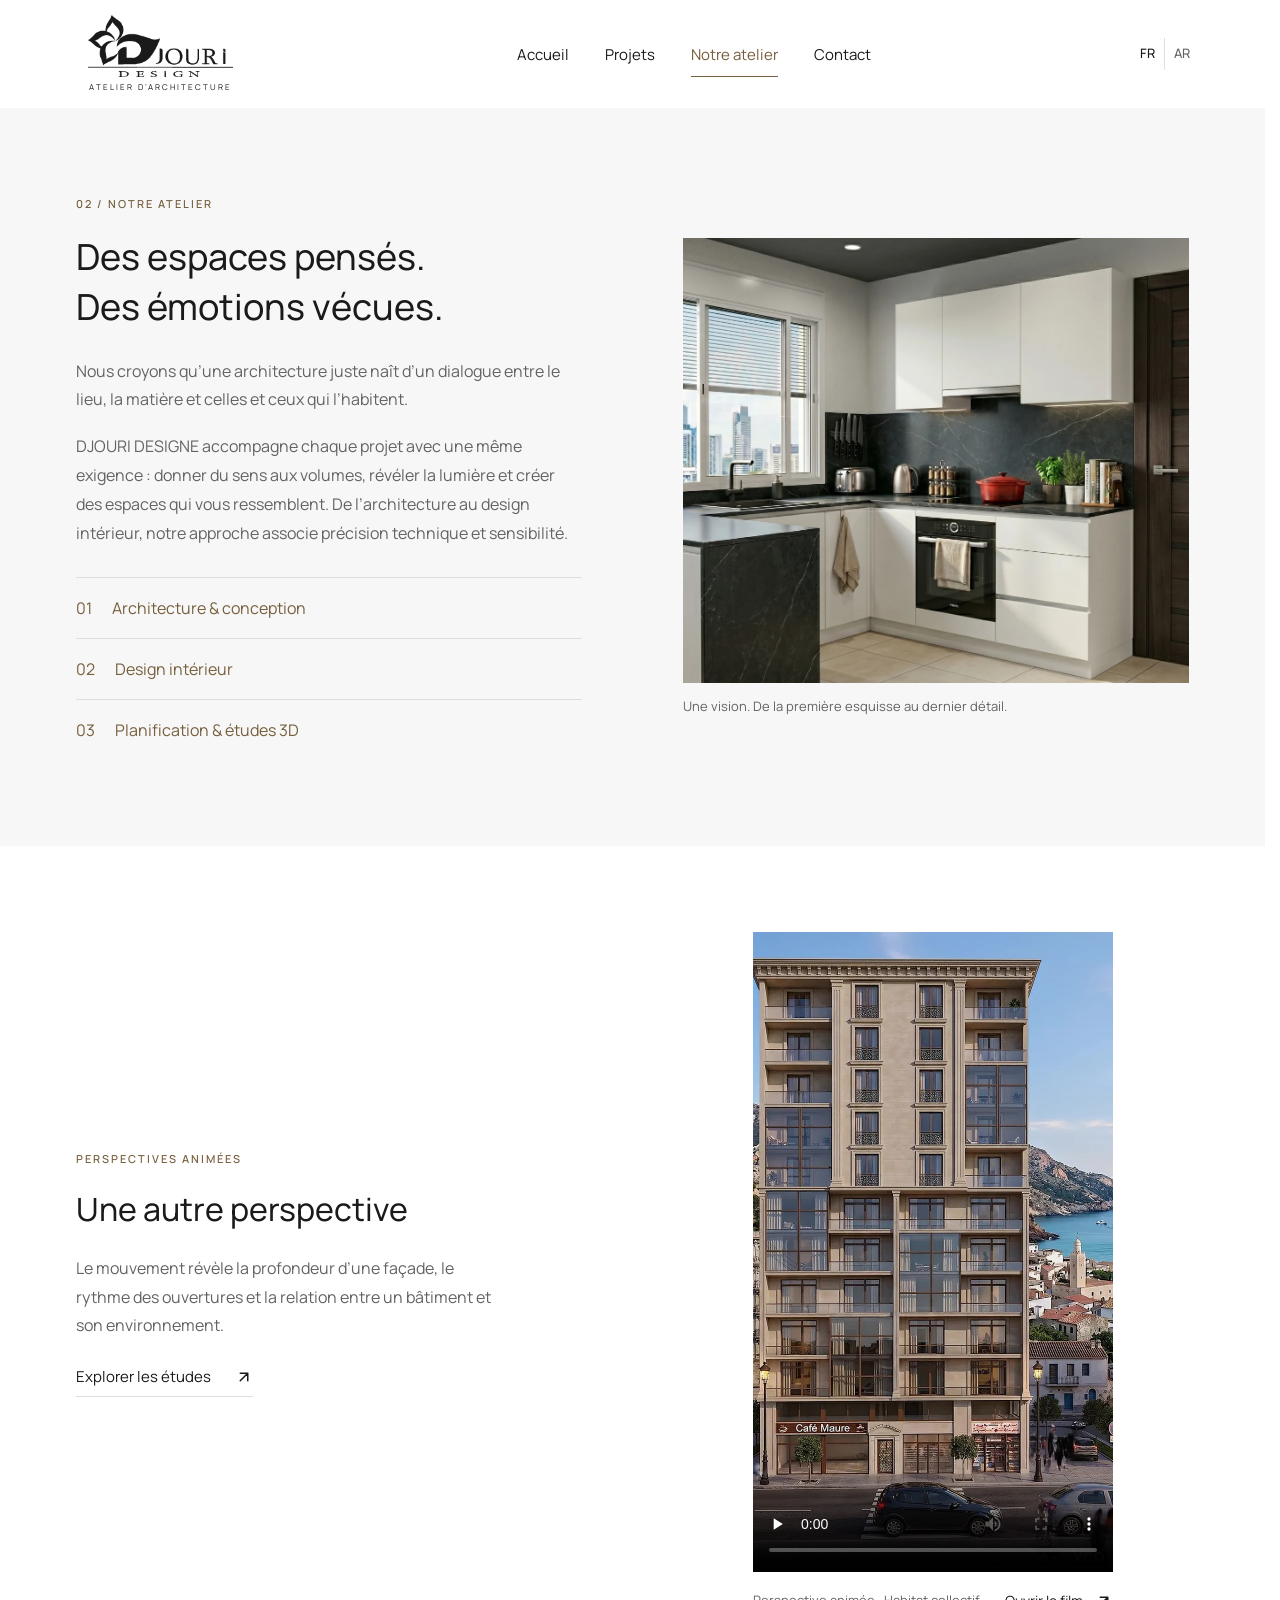
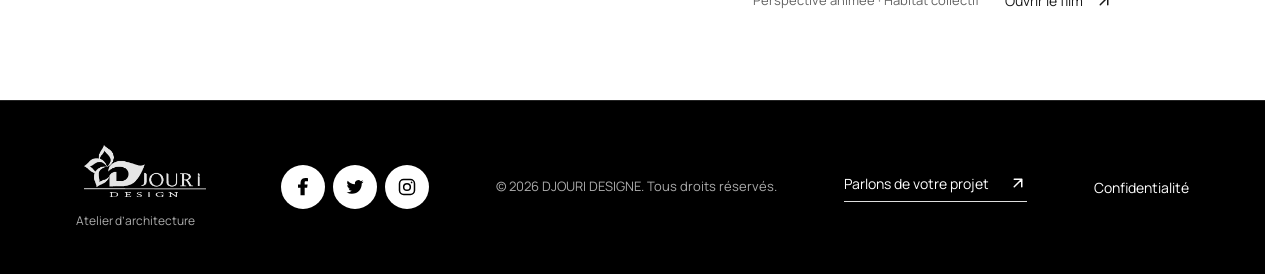
<file: atelier/index.html>
<!doctype html>
<html lang="fr" dir="ltr">
<head>
  <meta charset="utf-8">
  <meta name="viewport" content="width=device-width, initial-scale=1">
  <script data-motion-bootstrap>
    (() => {
      const root = document.documentElement;
      const language = new URLSearchParams(location.search).get('lang') === 'ar' ? 'ar' : 'fr';
      root.lang = language;
      root.dir = language === 'ar' ? 'rtl' : 'ltr';
      const active = !matchMedia('(prefers-reduced-motion: reduce)').matches;
      root.classList.add('js');
      if (active) root.classList.add('motion-boot');
      window.djouriOpening = { active, ready: false, deadline: performance.now() + 800 };
      if (language === 'ar') {
        const translate = (node) => {
          if (node.nodeType !== 1) node = node.parentElement;
          if (!node) return;
          [node, ...node.querySelectorAll('[data-ar], [data-alt-ar], [data-aria-label-ar], [data-placeholder-ar], [data-content-ar], [data-title-ar], [data-language]')].forEach((element) => {
            if (element.hasAttribute('data-language')) {
              const selected = element.getAttribute('data-language') === 'ar';
              element.classList.toggle('active', selected);
              element.setAttribute('aria-pressed', String(selected));
            }
            const value = element.getAttribute('data-ar');
            if (value !== null && element.textContent !== value) element.textContent = value;
            ['alt', 'aria-label', 'placeholder', 'content', 'title'].forEach((attribute) => {
              const translated = element.getAttribute('data-' + attribute + '-ar');
              if (translated !== null && element.getAttribute(attribute) !== translated) element.setAttribute(attribute, translated);
            });
          });
        };
        const observer = new MutationObserver((records) => records.forEach((record) => record.addedNodes.forEach(translate)));
        observer.observe(root, { childList: true, subtree: true });
        window.djouriOpening.languageObserver = observer;
      }
      window.djouriOpening.timer = setTimeout(() => {
        root.classList.remove('motion-boot');
        window.djouriOpening.active = false;
      }, 800);
      // Keep the mobile header stable and its menu usable even if the shared script stalls.
      const fallbackMenu = (open) => {
        const button = document.querySelector('.mobile-menu');
        document.querySelector('.main-nav')?.classList.toggle('is-open', open);
        button?.setAttribute('aria-expanded', String(open));
        button?.setAttribute('aria-label', language === 'ar'
          ? (open ? 'إغلاق القائمة' : 'فتح القائمة') : (open ? 'Fermer le menu' : 'Ouvrir le menu'));
      };
      document.addEventListener('click', (event) => {
        if (window.djouriOpening.ready) return;
        const button = event.target.closest('.mobile-menu');
        if (button) fallbackMenu(button.getAttribute('aria-expanded') !== 'true');
        const link = event.target.closest('[data-site-link]');
        if (link) {
          const href = link.getAttribute('href');
          const hash = href.includes('#') ? '#' + href.split('#')[1] : '';
          link.setAttribute('href', href.split(/[?#]/)[0] + '?lang=' + language + hash);
          fallbackMenu(false);
        }
      });
      document.addEventListener('keydown', (event) => {
        if (!window.djouriOpening.ready && event.key === 'Escape') fallbackMenu(false);
      });
    })();
  </script>
  <title data-fr="Notre atelier — DJOURI DESIGNE" data-ar="مكتبنا — DJOURI DESIGNE">Notre atelier — DJOURI DESIGNE</title>
  <meta name="description" content="Découvrez l’approche de DJOURI DESIGNE en architecture, conception et design intérieur, et un film architectural original." data-content-fr="Découvrez l’approche de DJOURI DESIGNE en architecture, conception et design intérieur, et un film architectural original." data-content-ar="اكتشف نهج ديجوري ديزاين في العمارة والتصميم الداخلي وفيلمًا معماريًا أصليًا.">
  <meta property="og:site_name" content="DJOURI DESIGNE">
  <meta property="og:type" content="website">
  <meta property="og:title" content="Notre atelier — DJOURI DESIGNE" data-content-fr="Notre atelier — DJOURI DESIGNE" data-content-ar="مكتبنا — DJOURI DESIGNE">
  <meta property="og:description" content="Découvrez l’approche de DJOURI DESIGNE en architecture, conception et design intérieur, et un film architectural original." data-content-fr="Découvrez l’approche de DJOURI DESIGNE en architecture, conception et design intérieur, et un film architectural original." data-content-ar="اكتشف نهج ديجوري ديزاين في العمارة والتصميم الداخلي وفيلمًا معماريًا أصليًا.">
  <meta name="twitter:card" content="summary_large_image">
  <meta name="twitter:title" content="Notre atelier — DJOURI DESIGNE" data-content-fr="Notre atelier — DJOURI DESIGNE" data-content-ar="مكتبنا — DJOURI DESIGNE">
  <meta name="twitter:description" content="Découvrez l’approche de DJOURI DESIGNE en architecture, conception et design intérieur, et un film architectural original." data-content-fr="Découvrez l’approche de DJOURI DESIGNE en architecture, conception et design intérieur, et un film architectural original." data-content-ar="اكتشف نهج ديجوري ديزاين في العمارة والتصميم الداخلي وفيلمًا معماريًا أصليًا.">
  <link rel="canonical" href="https://djouri.raystate.com/atelier/">
  <meta property="og:url" content="https://djouri.raystate.com/atelier/">
  <meta property="og:locale" content="fr_FR" data-content-fr="fr_FR" data-content-ar="ar_DZ">
  <meta property="og:image" content="https://djouri.raystate.com/assets/residence-film-poster.webp">
  <meta property="og:image:type" content="image/webp">
  <meta property="og:image:width" content="1280">
  <meta property="og:image:height" content="720">
  <meta property="og:image:alt" content="Perspective d’une résidence contemporaine et de son patio" data-content-fr="Perspective d’une résidence contemporaine et de son patio" data-content-ar="منظور لإقامة معاصرة وفنائها">
  <meta name="twitter:image" content="https://djouri.raystate.com/assets/residence-film-poster.webp">
  <meta name="twitter:image:alt" content="Perspective d’une résidence contemporaine et de son patio" data-content-fr="Perspective d’une résidence contemporaine et de son patio" data-content-ar="منظور لإقامة معاصرة وفنائها">
  <link rel="icon" href="../assets/favicon.png" type="image/png">
  <link rel="stylesheet" href="https://fonts.googleapis.com/css2?family=Manrope:wght@400;450;500;550;600;650;700&amp;family=Noto+Sans+Arabic:wght@400;500;600&amp;display=swap">
  <link rel="stylesheet" href="../styles.css?v=qr-20261008">
  <script src="../script.js?v=qr-20261008" defer></script>
</head>
<body>
  <div class="site-shell">
    <a class="skip-link" href="#main"><span data-fr="Aller au contenu" data-ar="انتقل إلى المحتوى">Aller au contenu</span></a>
    <header class="site-header">
      <a class="brand" data-site-link href="../?lang=fr" aria-label="DJOURI DESIGNE">
        <img src="../assets/logo.png" alt="DJOURI DESIGNE" width="164" height="62">
        <span data-fr="ATELIER D’ARCHITECTURE" data-ar="مكتب الهندسة المعمارية">ATELIER D’ARCHITECTURE</span>
      </a>
      <nav id="main-nav" class="main-nav" aria-label="Navigation principale" data-aria-label-fr="Navigation principale" data-aria-label-ar="التنقل الرئيسي">
        <a data-site-link href="../?lang=fr"><span data-fr="Accueil" data-ar="الرئيسية">Accueil</span></a>
        <a data-site-link href="../projets/?lang=fr"><span data-fr="Projets" data-ar="المشاريع">Projets</span></a>
        <a data-site-link href="../atelier/?lang=fr" aria-current="page" data-status="active"><span data-fr="Notre atelier" data-ar="مكتبنا">Notre atelier</span></a>
        <a data-site-link href="../contact/?lang=fr"><span data-fr="Contact" data-ar="اتصل بنا">Contact</span></a>
      </nav>
      <div class="header-actions">
        <div class="language-switch" aria-label="Langue" data-aria-label-fr="Langue" data-aria-label-ar="اللغة">
          <button class="language active" type="button" data-language="fr" aria-pressed="true" lang="fr">FR</button>
          <button class="language" type="button" data-language="ar" aria-pressed="false" lang="ar">AR</button>
        </div>
        <button class="mobile-menu icon-button" type="button" aria-controls="main-nav" aria-expanded="false" aria-label="Ouvrir le menu" data-aria-label-fr="Ouvrir le menu" data-aria-label-ar="فتح القائمة">
          <svg class="icon icon-menu" width="18" height="18" viewBox="0 0 24 24" fill="none" stroke="currentColor" stroke-width="2" stroke-linecap="round" stroke-linejoin="round" aria-hidden="true"><path d="M4 6h16M4 12h16M4 18h16"/></svg><svg class="icon icon-close" width="18" height="18" viewBox="0 0 24 24" fill="none" stroke="currentColor" stroke-width="2" stroke-linecap="round" stroke-linejoin="round" aria-hidden="true"><path d="m6 6 12 12M6 18 18 6"/></svg>
        </button>
      </div>
    </header>
    <main id="main" tabindex="-1">
      <section class="studio-section section-wrap">
        <div class="studio-copy">
          <span data-fr="02 / NOTRE ATELIER" data-ar="02 / مكتبنا" class="eyebrow">02 / NOTRE ATELIER</span>
          <h1 data-fr="Des espaces pensés.
Des émotions vécues." data-ar="فضاءات مدروسة.
تجارب ملموسة.">Des espaces pensés.
Des émotions vécues.</h1>
          <p data-fr="Nous croyons qu’une architecture juste naît d’un dialogue entre le lieu, la matière et celles et ceux qui l’habitent." data-ar="نؤمن بأن العمارة المتوازنة تنشأ من حوار بين المكان والمادة ومن يعيشون فيه.">Nous croyons qu’une architecture juste naît d’un dialogue entre le lieu, la matière et celles et ceux qui l’habitent.</p>
          <p data-fr="DJOURI DESIGNE accompagne chaque projet avec une même exigence : donner du sens aux volumes, révéler la lumière et créer des espaces qui vous ressemblent. De l’architecture au design intérieur, notre approche associe précision technique et sensibilité." data-ar="يرافق ديجوري ديزاين كل مشروع بنفس الالتزام: إعطاء معنى للأحجام وإبراز الضوء وابتكار فضاءات تعكس شخصيتكم. نجمع بين الدقة التقنية والحس الإبداعي في العمارة والتصميم الداخلي.">DJOURI DESIGNE accompagne chaque projet avec une même exigence : donner du sens aux volumes, révéler la lumière et créer des espaces qui vous ressemblent. De l’architecture au design intérieur, notre approche associe précision technique et sensibilité.</p>
          <div class="expertise-list"><div><span>01</span><span data-fr="Architecture &amp; conception" data-ar="العمارة والتصميم">Architecture &amp; conception</span></div><div><span>02</span><span data-fr="Design intérieur" data-ar="التصميم الداخلي">Design intérieur</span></div><div><span>03</span><span data-fr="Planification &amp; études 3D" data-ar="التخطيط والدراسات ثلاثية الأبعاد">Planification &amp; études 3D</span></div></div>
        </div>
        <div class="studio-visual">
          <img src="../assets/interior.webp" loading="lazy" alt="Étude d’un intérieur aux lignes précises" data-alt-fr="Étude d’un intérieur aux lignes précises" data-alt-ar="دراسة تصميم داخلي بخطوط دقيقة">
          <span data-fr="Une vision. De la première esquisse au dernier détail." data-ar="رؤية واحدة. من أول رسم إلى أدق التفاصيل.">Une vision. De la première esquisse au dernier détail.</span>
        </div>
      </section>
      <section class="film-section film-section-portrait section-wrap" aria-labelledby="film-heading">
        <div class="film-copy">
          <span data-fr="PERSPECTIVES ANIMÉES" data-ar="مناظير متحركة" class="eyebrow">PERSPECTIVES ANIMÉES</span>
          <h2 data-fr="Une autre perspective" data-ar="منظور آخر" id="film-heading">Une autre perspective</h2>
          <p data-fr="Le mouvement révèle la profondeur d’une façade, le rythme des ouvertures et la relation entre un bâtiment et son environnement." data-ar="تكشف الحركة عمق الواجهة وإيقاع الفتحات والعلاقة بين المبنى ومحيطه.">Le mouvement révèle la profondeur d’une façade, le rythme des ouvertures et la relation entre un bâtiment et son environnement.</p>
          <a class="text-link" data-site-link href="../projets/?lang=fr"><span data-fr="Explorer les études" data-ar="اكتشف الدراسات">Explorer les études</span><svg class="icon icon-up" width="18" height="18" viewBox="0 0 24 24" fill="none" stroke="currentColor" stroke-width="2" stroke-linecap="round" stroke-linejoin="round" aria-hidden="true"><path d="M7 17 17 7M7 7h10v10"/></svg></a>
        </div>
        <figure class="film-visual">
          <video controls playsinline preload="none" poster="../assets/coastal-film-poster.webp" width="720" height="1280" aria-label="Perspective animée d’un immeuble en bord de mer" data-aria-label-fr="Perspective animée d’un immeuble en bord de mer" data-aria-label-ar="منظور متحرك لمبنى قرب البحر">
            <source src="../assets/coastal-film.mp4" type="video/mp4">
            <span data-fr="Votre navigateur ne peut pas lire cette vidéo." data-ar="متصفحك لا يدعم تشغيل هذا الفيديو.">Votre navigateur ne peut pas lire cette vidéo.</span>
          </video>
          <figcaption><span data-fr="Perspective animée · Habitat collectif" data-ar="منظور متحرك · سكن جماعي">Perspective animée · Habitat collectif</span><a href="../assets/coastal-film.mp4" aria-label="Ouvrir le film dans un nouvel onglet" data-aria-label-fr="Ouvrir le film dans un nouvel onglet" data-aria-label-ar="افتح الفيلم في علامة تبويب جديدة" target="_blank" rel="noopener"><span data-fr="Ouvrir le film" data-ar="افتح الفيلم">Ouvrir le film</span><svg class="icon icon-up" width="18" height="18" viewBox="0 0 24 24" fill="none" stroke="currentColor" stroke-width="2" stroke-linecap="round" stroke-linejoin="round" aria-hidden="true"><path d="M7 17 17 7M7 7h10v10"/></svg></a></figcaption>
        </figure>
      </section>
    </main>
    <footer class="site-footer">
      <div class="footer-brand">
        <img class="footer-logo" src="../assets/logo.png" alt="DJOURI DESIGNE" width="138" height="52" loading="lazy">
        <span data-fr="Atelier d’architecture" data-ar="مكتب الهندسة المعمارية">Atelier d’architecture</span>
      </div>
      <div class="social-icons" role="group" aria-label="Réseaux sociaux" data-aria-label-fr="Réseaux sociaux" data-aria-label-ar="شبكات التواصل الاجتماعي">
        <!-- Profile destinations will be added later; these icons are not links yet. -->
        <span class="social-placeholder" role="img" aria-label="Facebook" data-aria-label-fr="Facebook" data-aria-label-ar="فيسبوك"><svg class="icon icon-facebook" width="20" height="20" viewBox="0 0 24 24" fill="currentColor" aria-hidden="true"><path d="M14 22v-9h3l.5-4H14V6.5c0-1 .3-1.5 1.5-1.5H18V1.5c-.7-.1-1.8-.3-3.3-.3C11.4 1.2 9 3.2 9 6.8V9H6v4h3v9z"/></svg></span>
        <span class="social-placeholder" role="img" aria-label="Twitter" data-aria-label-fr="Twitter" data-aria-label-ar="تويتر"><svg class="icon icon-twitter" width="20" height="20" viewBox="0 0 24 24" fill="currentColor" aria-hidden="true"><path d="M22.16 5.66a8.33 8.33 0 0 1-2.39.66 4.18 4.18 0 0 0 1.83-2.3 8.3 8.3 0 0 1-2.64 1.01 4.16 4.16 0 0 0-7.09 3.79 11.8 11.8 0 0 1-8.57-4.35 4.16 4.16 0 0 0 1.29 5.55 4.15 4.15 0 0 1-1.89-.52v.05a4.16 4.16 0 0 0 3.34 4.08 4.17 4.17 0 0 1-1.88.07 4.16 4.16 0 0 0 3.88 2.89A8.35 8.35 0 0 1 2.88 18.4c-.33 0-.67-.02-1-.06a11.76 11.76 0 0 0 6.37 1.87c7.64 0 11.82-6.33 11.82-11.82 0-.18 0-.36-.01-.54a8.43 8.43 0 0 0 2.1-2.19z"/></svg></span>
        <span class="social-placeholder" role="img" aria-label="Instagram" data-aria-label-fr="Instagram" data-aria-label-ar="إنستغرام"><svg class="icon icon-instagram" width="20" height="20" viewBox="0 0 24 24" fill="none" stroke="currentColor" stroke-width="1.8" aria-hidden="true"><rect x="3" y="3" width="18" height="18" rx="5"/><circle cx="12" cy="12" r="4"/><circle cx="17.5" cy="6.5" r="1" fill="currentColor" stroke="none"/></svg></span>
      </div>
      <p data-fr="© 2026 DJOURI DESIGNE. Tous droits réservés." data-ar="© 2026 ديجوري ديزاين. جميع الحقوق محفوظة.">© 2026 DJOURI DESIGNE. Tous droits réservés.</p>
      <a class="text-link" data-site-link href="../contact/?lang=fr"><span data-fr="Parlons de votre projet" data-ar="لنتحدث عن مشروعك">Parlons de votre projet</span><svg class="icon icon-up" width="18" height="18" viewBox="0 0 24 24" fill="none" stroke="currentColor" stroke-width="2" stroke-linecap="round" stroke-linejoin="round" aria-hidden="true"><path d="M7 17 17 7M7 7h10v10"/></svg></a>
      <a class="privacy-link" data-site-link href="../contact/?lang=fr#confidentialite" data-fr="Confidentialité" data-ar="الخصوصية">Confidentialité</a>
    </footer>
  </div>

</body>
</html>
</file>
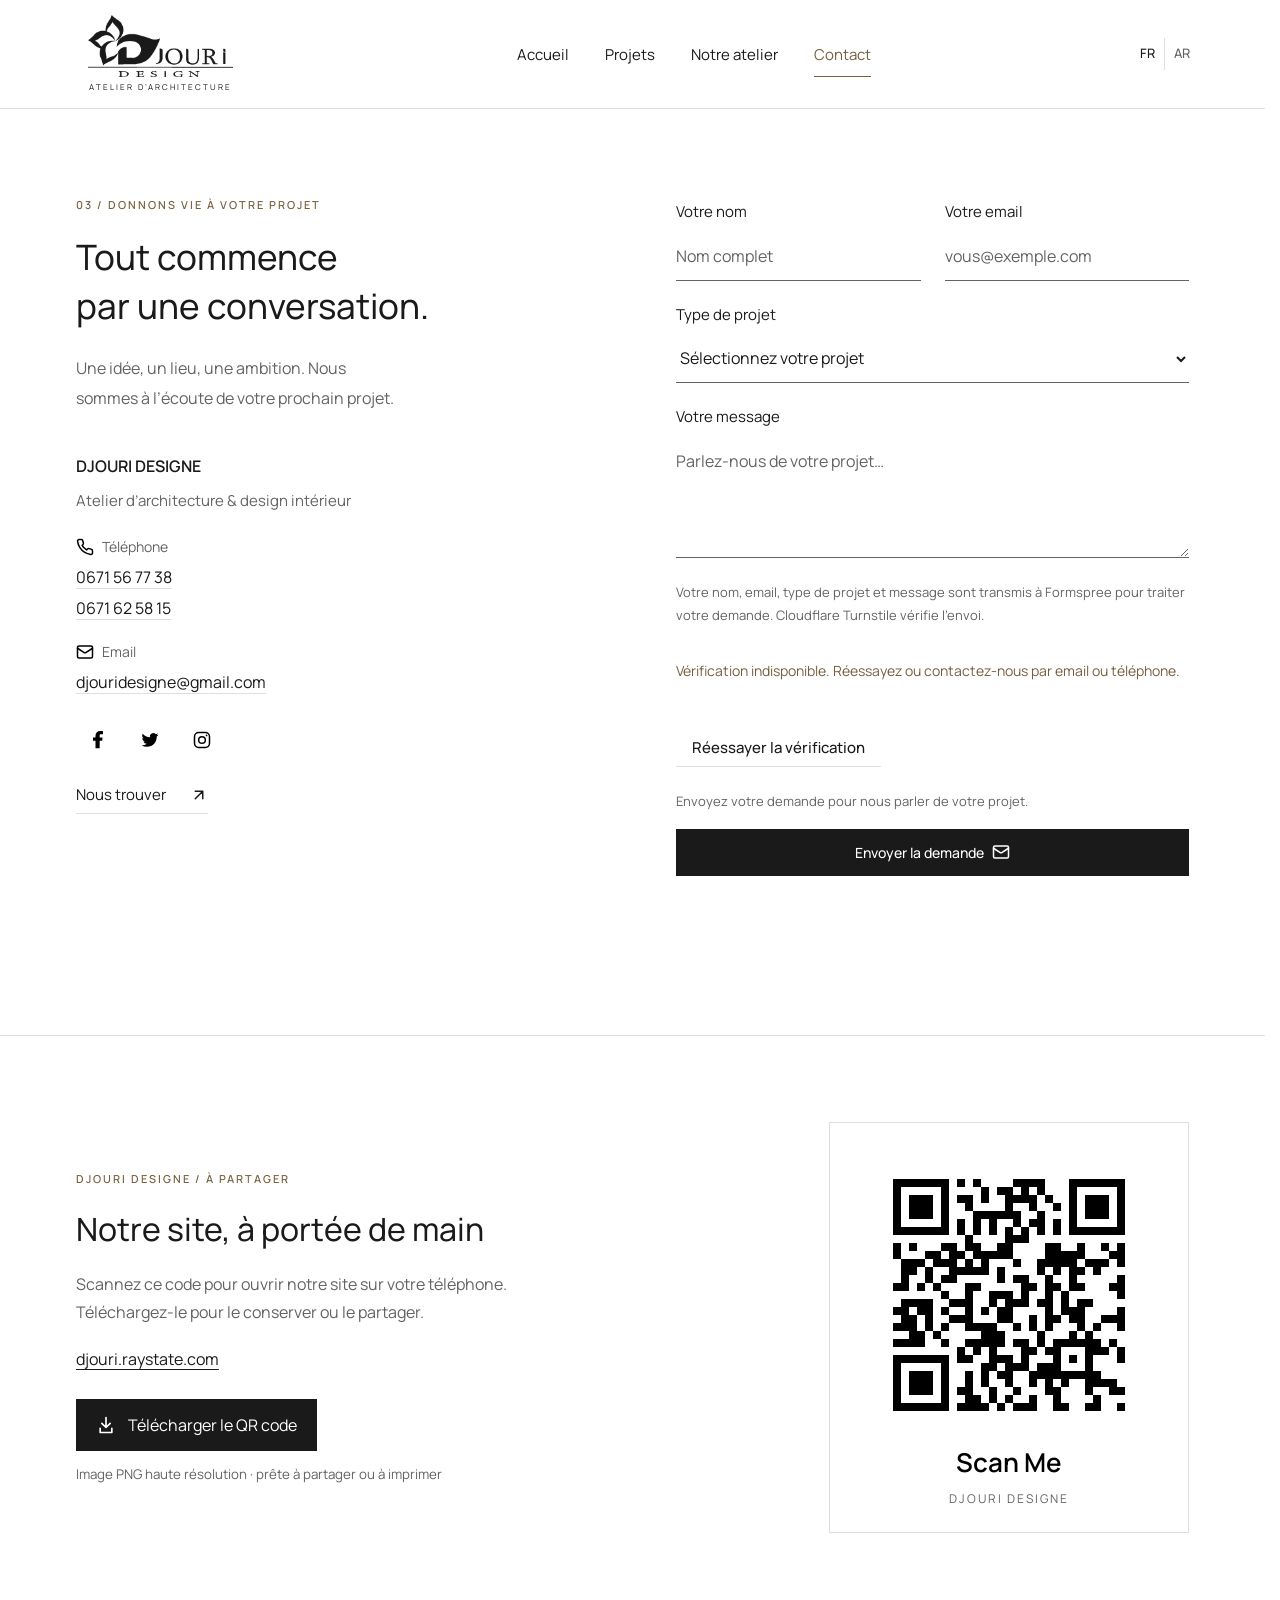
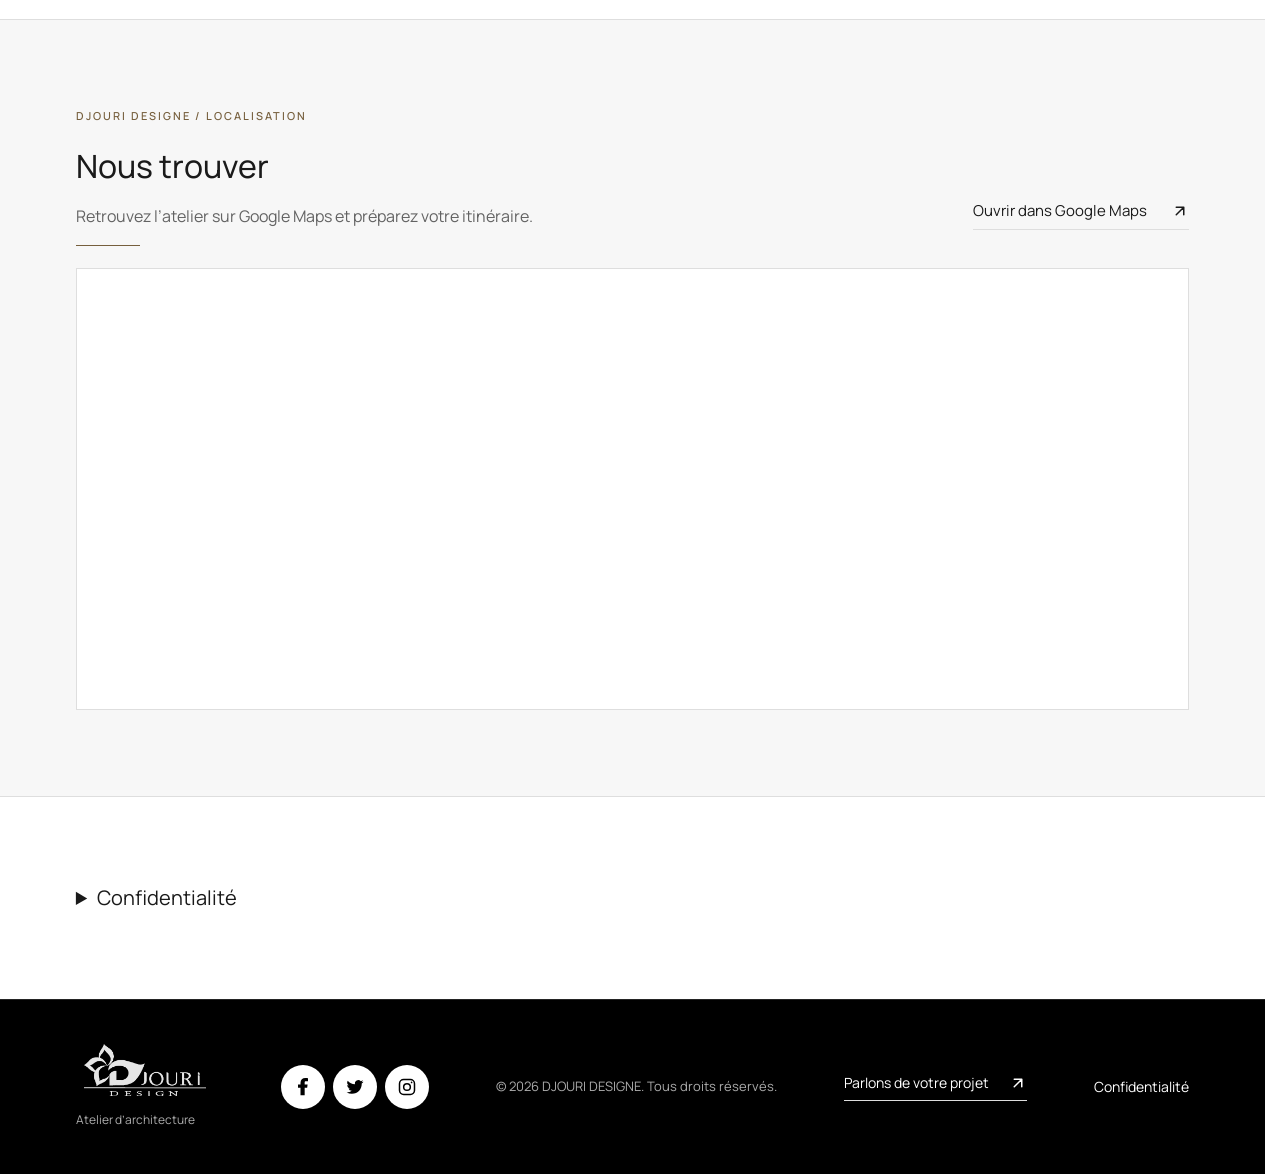
<file: contact/index.html>
<!doctype html>
<html lang="fr" dir="ltr">
<head>
  <meta charset="utf-8">
  <meta name="viewport" content="width=device-width, initial-scale=1">
  <script data-motion-bootstrap>
    (() => {
      const root = document.documentElement;
      const language = new URLSearchParams(location.search).get('lang') === 'ar' ? 'ar' : 'fr';
      root.lang = language;
      root.dir = language === 'ar' ? 'rtl' : 'ltr';
      const active = !matchMedia('(prefers-reduced-motion: reduce)').matches;
      root.classList.add('js');
      if (active) root.classList.add('motion-boot');
      window.djouriOpening = { active, ready: false, deadline: performance.now() + 800 };
      if (language === 'ar') {
        const translate = (node) => {
          if (node.nodeType !== 1) node = node.parentElement;
          if (!node) return;
          [node, ...node.querySelectorAll('[data-ar], [data-alt-ar], [data-aria-label-ar], [data-placeholder-ar], [data-content-ar], [data-title-ar], [data-language]')].forEach((element) => {
            if (element.hasAttribute('data-language')) {
              const selected = element.getAttribute('data-language') === 'ar';
              element.classList.toggle('active', selected);
              element.setAttribute('aria-pressed', String(selected));
            }
            const value = element.getAttribute('data-ar');
            if (value !== null && element.textContent !== value) element.textContent = value;
            ['alt', 'aria-label', 'placeholder', 'content', 'title'].forEach((attribute) => {
              const translated = element.getAttribute('data-' + attribute + '-ar');
              if (translated !== null && element.getAttribute(attribute) !== translated) element.setAttribute(attribute, translated);
            });
          });
        };
        const observer = new MutationObserver((records) => records.forEach((record) => record.addedNodes.forEach(translate)));
        observer.observe(root, { childList: true, subtree: true });
        window.djouriOpening.languageObserver = observer;
      }
      window.djouriOpening.timer = setTimeout(() => {
        root.classList.remove('motion-boot');
        window.djouriOpening.active = false;
      }, 800);
      // Keep the mobile header stable and its menu usable even if the shared script stalls.
      const fallbackMenu = (open) => {
        const button = document.querySelector('.mobile-menu');
        document.querySelector('.main-nav')?.classList.toggle('is-open', open);
        button?.setAttribute('aria-expanded', String(open));
        button?.setAttribute('aria-label', language === 'ar'
          ? (open ? 'إغلاق القائمة' : 'فتح القائمة') : (open ? 'Fermer le menu' : 'Ouvrir le menu'));
      };
      document.addEventListener('click', (event) => {
        if (window.djouriOpening.ready) return;
        const button = event.target.closest('.mobile-menu');
        if (button) fallbackMenu(button.getAttribute('aria-expanded') !== 'true');
        const link = event.target.closest('[data-site-link]');
        if (link) {
          const href = link.getAttribute('href');
          const hash = href.includes('#') ? '#' + href.split('#')[1] : '';
          link.setAttribute('href', href.split(/[?#]/)[0] + '?lang=' + language + hash);
          fallbackMenu(false);
        }
      });
      document.addEventListener('keydown', (event) => {
        if (!window.djouriOpening.ready && event.key === 'Escape') fallbackMenu(false);
      });
    })();
  </script>
  <title data-fr="Contact — DJOURI DESIGNE" data-ar="اتصل بنا — DJOURI DESIGNE">Contact — DJOURI DESIGNE</title>
  <meta name="description" content="Présentez votre projet à DJOURI DESIGNE. Formulaire de demande, contacts téléphoniques, email et localisation de l’atelier." data-content-fr="Présentez votre projet à DJOURI DESIGNE. Formulaire de demande, contacts téléphoniques, email et localisation de l’atelier." data-content-ar="قدم مشروعك إلى ديجوري ديزاين. نموذج طلب وأرقام الهاتف والبريد الإلكتروني وموقع المكتب.">
  <meta property="og:site_name" content="DJOURI DESIGNE">
  <meta property="og:type" content="website">
  <meta property="og:title" content="Contact — DJOURI DESIGNE" data-content-fr="Contact — DJOURI DESIGNE" data-content-ar="اتصل بنا — DJOURI DESIGNE">
  <meta property="og:description" content="Présentez votre projet à DJOURI DESIGNE. Formulaire de demande, contacts téléphoniques, email et localisation de l’atelier." data-content-fr="Présentez votre projet à DJOURI DESIGNE. Formulaire de demande, contacts téléphoniques, email et localisation de l’atelier." data-content-ar="قدم مشروعك إلى ديجوري ديزاين. نموذج طلب وأرقام الهاتف والبريد الإلكتروني وموقع المكتب.">
  <meta name="twitter:card" content="summary_large_image">
  <meta name="twitter:title" content="Contact — DJOURI DESIGNE" data-content-fr="Contact — DJOURI DESIGNE" data-content-ar="اتصل بنا — DJOURI DESIGNE">
  <meta name="twitter:description" content="Présentez votre projet à DJOURI DESIGNE. Formulaire de demande, contacts téléphoniques, email et localisation de l’atelier." data-content-fr="Présentez votre projet à DJOURI DESIGNE. Formulaire de demande, contacts téléphoniques, email et localisation de l’atelier." data-content-ar="قدم مشروعك إلى ديجوري ديزاين. نموذج طلب وأرقام الهاتف والبريد الإلكتروني وموقع المكتب.">
  <link rel="canonical" href="https://djouri.raystate.com/contact/">
  <meta property="og:url" content="https://djouri.raystate.com/contact/">
  <meta property="og:locale" content="fr_FR" data-content-fr="fr_FR" data-content-ar="ar_DZ">
  <meta property="og:image" content="https://djouri.raystate.com/assets/residence-film-poster.webp">
  <meta property="og:image:type" content="image/webp">
  <meta property="og:image:width" content="1280">
  <meta property="og:image:height" content="720">
  <meta property="og:image:alt" content="Perspective d’une résidence contemporaine et de son patio" data-content-fr="Perspective d’une résidence contemporaine et de son patio" data-content-ar="منظور لإقامة معاصرة وفنائها">
  <meta name="twitter:image" content="https://djouri.raystate.com/assets/residence-film-poster.webp">
  <meta name="twitter:image:alt" content="Perspective d’une résidence contemporaine et de son patio" data-content-fr="Perspective d’une résidence contemporaine et de son patio" data-content-ar="منظور لإقامة معاصرة وفنائها">
  <link rel="icon" href="../assets/favicon.png" type="image/png">
  <link rel="stylesheet" href="https://fonts.googleapis.com/css2?family=Manrope:wght@400;450;500;550;600;650;700&amp;family=Noto+Sans+Arabic:wght@400;500;600&amp;display=swap">
  <link rel="stylesheet" href="../styles.css?v=qr-20261008">
  <script src="../script.js?v=qr-20261008" defer></script>
</head>
<body>
  <div class="site-shell">
    <a class="skip-link" href="#main"><span data-fr="Aller au contenu" data-ar="انتقل إلى المحتوى">Aller au contenu</span></a>
    <header class="site-header">
      <a class="brand" data-site-link href="../?lang=fr" aria-label="DJOURI DESIGNE">
        <img src="../assets/logo.png" alt="DJOURI DESIGNE" width="164" height="62">
        <span data-fr="ATELIER D’ARCHITECTURE" data-ar="مكتب الهندسة المعمارية">ATELIER D’ARCHITECTURE</span>
      </a>
      <nav id="main-nav" class="main-nav" aria-label="Navigation principale" data-aria-label-fr="Navigation principale" data-aria-label-ar="التنقل الرئيسي">
        <a data-site-link href="../?lang=fr"><span data-fr="Accueil" data-ar="الرئيسية">Accueil</span></a>
        <a data-site-link href="../projets/?lang=fr"><span data-fr="Projets" data-ar="المشاريع">Projets</span></a>
        <a data-site-link href="../atelier/?lang=fr"><span data-fr="Notre atelier" data-ar="مكتبنا">Notre atelier</span></a>
        <a data-site-link href="../contact/?lang=fr" aria-current="page" data-status="active"><span data-fr="Contact" data-ar="اتصل بنا">Contact</span></a>
      </nav>
      <div class="header-actions">
        <div class="language-switch" aria-label="Langue" data-aria-label-fr="Langue" data-aria-label-ar="اللغة">
          <button class="language active" type="button" data-language="fr" aria-pressed="true" lang="fr">FR</button>
          <button class="language" type="button" data-language="ar" aria-pressed="false" lang="ar">AR</button>
        </div>
        <button class="mobile-menu icon-button" type="button" aria-controls="main-nav" aria-expanded="false" aria-label="Ouvrir le menu" data-aria-label-fr="Ouvrir le menu" data-aria-label-ar="فتح القائمة">
          <svg class="icon icon-menu" width="18" height="18" viewBox="0 0 24 24" fill="none" stroke="currentColor" stroke-width="2" stroke-linecap="round" stroke-linejoin="round" aria-hidden="true"><path d="M4 6h16M4 12h16M4 18h16"/></svg><svg class="icon icon-close" width="18" height="18" viewBox="0 0 24 24" fill="none" stroke="currentColor" stroke-width="2" stroke-linecap="round" stroke-linejoin="round" aria-hidden="true"><path d="m6 6 12 12M6 18 18 6"/></svg>
        </button>
      </div>
    </header>
    <main id="main" tabindex="-1">
      <section class="contact-section section-wrap">
        <div>
          <span data-fr="03 / DONNONS VIE À VOTRE PROJET" data-ar="03 / لنمنح مشروعك الحياة" class="eyebrow">03 / DONNONS VIE À VOTRE PROJET</span>
          <h1 data-fr="Tout commence
par une conversation." data-ar="كل شيء يبدأ
بمحادثة.">Tout commence
par une conversation.</h1>
          <p data-fr="Une idée, un lieu, une ambition. Nous sommes à l’écoute de votre prochain projet." data-ar="فكرة، مكان، طموح. نحن هنا للاستماع إلى مشروعكم القادم." class="contact-intro">Une idée, un lieu, une ambition. Nous sommes à l’écoute de votre prochain projet.</p>
          <div class="contact-details">
            <span>DJOURI DESIGNE</span>
            <p data-fr="Atelier d’architecture &amp; design intérieur" data-ar="مكتب العمارة والتصميم الداخلي">Atelier d’architecture &amp; design intérieur</p>
            <dl class="contact-channels">
              <div>
                <dt class="contact-channel-title"><svg class="icon icon-phone" width="18" height="18" viewBox="0 0 24 24" fill="none" stroke="currentColor" stroke-width="2" stroke-linecap="round" stroke-linejoin="round" aria-hidden="true"><path d="M22 16.92v3a2 2 0 0 1-2.18 2 19.79 19.79 0 0 1-8.63-3.07 19.5 19.5 0 0 1-6-6 19.79 19.79 0 0 1-3.07-8.67A2 2 0 0 1 4.11 2h3a2 2 0 0 1 2 1.72c.12.96.35 1.9.69 2.79a2 2 0 0 1-.45 2.11L8.09 9.89a16 16 0 0 0 6 6l1.27-1.27a2 2 0 0 1 2.11-.45c.89.34 1.83.57 2.79.69A2 2 0 0 1 22 16.92z"/></svg><span data-fr="Téléphone" data-ar="الهاتف">Téléphone</span></dt>
                <dd><a href="tel:+213671567738" dir="ltr">0671 56 77 38</a></dd>
                <dd><a href="tel:+213671625815" dir="ltr">0671 62 58 15</a></dd>
              </div>
              <div>
                <dt class="contact-channel-title"><svg class="icon icon-mail" width="18" height="18" viewBox="0 0 24 24" fill="none" stroke="currentColor" stroke-width="2" stroke-linecap="round" stroke-linejoin="round" aria-hidden="true"><rect width="20" height="16" x="2" y="4" rx="2"/><path d="m22 7-8.97 5.7a1.94 1.94 0 0 1-2.06 0L2 7"/></svg><span data-fr="Email" data-ar="البريد الإلكتروني">Email</span></dt>
                <dd><a href="mailto:djouridesigne@gmail.com" dir="ltr">djouridesigne@gmail.com</a></dd>
              </div>
            </dl>
            <div class="social-icons" role="group" aria-label="Réseaux sociaux" data-aria-label-fr="Réseaux sociaux" data-aria-label-ar="شبكات التواصل الاجتماعي">
              <!-- Profile destinations will be added later; these icons are not links yet. -->
              <span class="social-placeholder" role="img" aria-label="Facebook" data-aria-label-fr="Facebook" data-aria-label-ar="فيسبوك"><svg class="icon icon-facebook" width="20" height="20" viewBox="0 0 24 24" fill="currentColor" aria-hidden="true"><path d="M14 22v-9h3l.5-4H14V6.5c0-1 .3-1.5 1.5-1.5H18V1.5c-.7-.1-1.8-.3-3.3-.3C11.4 1.2 9 3.2 9 6.8V9H6v4h3v9z"/></svg></span>
              <span class="social-placeholder" role="img" aria-label="Twitter" data-aria-label-fr="Twitter" data-aria-label-ar="تويتر"><svg class="icon icon-twitter" width="20" height="20" viewBox="0 0 24 24" fill="currentColor" aria-hidden="true"><path d="M22.16 5.66a8.33 8.33 0 0 1-2.39.66 4.18 4.18 0 0 0 1.83-2.3 8.3 8.3 0 0 1-2.64 1.01 4.16 4.16 0 0 0-7.09 3.79 11.8 11.8 0 0 1-8.57-4.35 4.16 4.16 0 0 0 1.29 5.55 4.15 4.15 0 0 1-1.89-.52v.05a4.16 4.16 0 0 0 3.34 4.08 4.17 4.17 0 0 1-1.88.07 4.16 4.16 0 0 0 3.88 2.89A8.35 8.35 0 0 1 2.88 18.4c-.33 0-.67-.02-1-.06a11.76 11.76 0 0 0 6.37 1.87c7.64 0 11.82-6.33 11.82-11.82 0-.18 0-.36-.01-.54a8.43 8.43 0 0 0 2.1-2.19z"/></svg></span>
              <span class="social-placeholder" role="img" aria-label="Instagram" data-aria-label-fr="Instagram" data-aria-label-ar="إنستغرام"><svg class="icon icon-instagram" width="20" height="20" viewBox="0 0 24 24" fill="none" stroke="currentColor" stroke-width="1.8" aria-hidden="true"><rect x="3" y="3" width="18" height="18" rx="5"/><circle cx="12" cy="12" r="4"/><circle cx="17.5" cy="6.5" r="1" fill="currentColor" stroke="none"/></svg></span>
            </div>
            <a class="text-link contact-location-link" data-site-link href="../contact/?lang=fr#map"><span data-fr="Nous trouver" data-ar="موقعنا">Nous trouver</span><svg class="icon icon-up" width="18" height="18" viewBox="0 0 24 24" fill="none" stroke="currentColor" stroke-width="2" stroke-linecap="round" stroke-linejoin="round" aria-hidden="true"><path d="M7 17 17 7M7 7h10v10"/></svg></a>
          </div>
        </div>
        <form class="inquiry-form" action="https://formspree.io/f/moejelao" method="POST">
          <noscript><p>Activez JavaScript pour envoyer votre demande, ou contactez-nous directement par email ou téléphone. / فعّل JavaScript لإرسال طلبك، أو تواصل معنا مباشرة عبر البريد أو الهاتف.</p></noscript>
          <div class="form-row">
            <label><span data-fr="Votre nom" data-ar="الاسم">Votre nom</span><input name="name" required autocomplete="name" placeholder="Nom complet" data-placeholder-fr="Nom complet" data-placeholder-ar="الاسم الكامل"></label>
            <label><span data-fr="Votre email" data-ar="البريد الإلكتروني">Votre email</span><input type="email" name="email" required autocomplete="email" placeholder="vous@exemple.com"></label>
          </div>
          <label><span data-fr="Type de projet" data-ar="نوع المشروع">Type de projet</span>
            <select name="projectType" required>
              <option data-fr="Sélectionnez votre projet" data-ar="اختر نوع المشروع" value="" disabled selected>Sélectionnez votre projet</option>
              <option data-fr="Architecture résidentielle" data-ar="عمارة سكنية" value="Architecture résidentielle">Architecture résidentielle</option><option data-fr="Design intérieur" data-ar="تصميم داخلي" value="Design intérieur">Design intérieur</option><option data-fr="Études &amp; plans 3D" data-ar="دراسات ومخططات ثلاثية الأبعاد" value="Études & plans 3D">Études &amp; plans 3D</option><option data-fr="Autre projet" data-ar="مشروع آخر" value="Autre projet">Autre projet</option>
            </select>
          </label>
          <label><span data-fr="Votre message" data-ar="الرسالة">Votre message</span><textarea name="message" required rows="4" placeholder="Parlez-nous de votre projet…" data-placeholder-fr="Parlez-nous de votre projet…" data-placeholder-ar="حدثنا عن مشروعك…"></textarea></label>
          <p class="form-privacy" data-fr="Votre nom, email, type de projet et message sont transmis à Formspree pour traiter votre demande. Cloudflare Turnstile vérifie l’envoi." data-ar="يُرسل اسمك وبريدك الإلكتروني ونوع مشروعك ورسالتك إلى Formspree لمعالجة طلبك. تتحقق Cloudflare Turnstile من الإرسال.">Votre nom, email, type de projet et message sont transmis à Formspree pour traiter votre demande. Cloudflare Turnstile vérifie l’envoi.</p>
          <div class="inquiry-verification" data-turnstile-sitekey="0x4AAAAAABDo3LD4GLKBstnv">
            <div data-turnstile-widget></div>
            <p data-turnstile-status role="status" aria-live="polite" aria-atomic="true" data-fr="Chargement de la vérification…" data-ar="جارٍ تحميل التحقق…">Chargement de la vérification…</p>
            <button type="button" class="text-link" data-turnstile-retry hidden><span data-fr="Réessayer la vérification" data-ar="إعادة محاولة التحقق">Réessayer la vérification</span></button>
          </div>
          <div class="form-submit">
            <p data-fr="Envoyez votre demande pour nous parler de votre projet." data-ar="أرسل طلبك لتحدثنا عن مشروعك.">Envoyez votre demande pour nous parler de votre projet.</p>
            <div class="inquiry-actions">
              <button type="submit" class="inquiry-submit" disabled><span data-fr="Envoyer la demande" data-ar="إرسال الطلب">Envoyer la demande</span><svg class="icon icon-mail" width="18" height="18" viewBox="0 0 24 24" fill="none" stroke="currentColor" stroke-width="2" stroke-linecap="round" stroke-linejoin="round" aria-hidden="true"><rect width="20" height="16" x="2" y="4" rx="2"/><path d="m22 7-8.97 5.7a1.94 1.94 0 0 1-2.06 0L2 7"/></svg></button>
            </div>
          </div>
          <p data-inquiry-status role="status" aria-live="polite" aria-atomic="true" hidden></p>
        </form>
      </section>
      <section class="website-qr-section section-wrap" aria-labelledby="website-qr-heading">
        <div class="website-qr-copy">
          <span class="eyebrow" data-fr="DJOURI DESIGNE / À PARTAGER" data-ar="ديجوري ديزاين / للمشاركة">DJOURI DESIGNE / À PARTAGER</span>
          <h2 id="website-qr-heading" data-fr="Notre site, à portée de main" data-ar="موقعنا بين يديك">Notre site, à portée de main</h2>
          <p data-fr="Scannez ce code pour ouvrir notre site sur votre téléphone. Téléchargez-le pour le conserver ou le partager." data-ar="امسح هذا الرمز لفتح موقعنا على هاتفك. حمّله للاحتفاظ به أو مشاركته.">Scannez ce code pour ouvrir notre site sur votre téléphone. Téléchargez-le pour le conserver ou le partager.</p>
          <a class="website-qr-url" href="https://djouri.raystate.com/" dir="ltr">djouri.raystate.com</a>
          <a class="website-qr-download" href="../assets/djouri-website-qr.png" download="DJOURI-DESIGNE-QR.png">
            <svg class="icon" width="20" height="20" viewBox="0 0 24 24" fill="none" stroke="currentColor" stroke-width="2" stroke-linecap="round" stroke-linejoin="round" aria-hidden="true"><path d="M12 3v12m-5-5 5 5 5-5M5 16v5h14v-5"/></svg>
            <span data-fr="Télécharger le QR code" data-ar="تحميل رمز QR">Télécharger le QR code</span>
          </a>
          <small data-fr="Image PNG haute résolution · prête à partager ou à imprimer" data-ar="صورة PNG عالية الدقة · جاهزة للمشاركة أو الطباعة">Image PNG haute résolution · prête à partager ou à imprimer</small>
        </div>
        <figure class="website-qr-card">
          <a href="https://djouri.raystate.com/" aria-label="Ouvrir le site DJOURI DESIGNE" data-aria-label-fr="Ouvrir le site DJOURI DESIGNE" data-aria-label-ar="فتح موقع ديجوري ديزاين">
            <img src="../assets/djouri-website-qr.svg" width="296" height="296" alt="QR code vers https://djouri.raystate.com/" data-alt-fr="QR code vers https://djouri.raystate.com/" data-alt-ar="رمز QR لفتح https://djouri.raystate.com/">
          </a>
          <figcaption><strong data-fr="Scan Me" data-ar="امسح الرمز">Scan Me</strong><span>DJOURI DESIGNE</span></figcaption>
        </figure>
      </section>
      <section id="map" class="location-section section-wrap" aria-labelledby="location-heading">
        <div class="section-heading">
          <div>
            <span data-fr="DJOURI DESIGNE / LOCALISATION" data-ar="ديجوري ديزاين / الموقع" class="eyebrow">DJOURI DESIGNE / LOCALISATION</span>
            <h2 data-fr="Nous trouver" data-ar="موقعنا" id="location-heading">Nous trouver</h2>
            <p data-fr="Retrouvez l’atelier sur Google Maps et préparez votre itinéraire." data-ar="اعثر على المكتب في خرائط Google وخطّط لمسارك.">Retrouvez l’atelier sur Google Maps et préparez votre itinéraire.</p>
          </div>
          <a class="text-link" href="https://www.google.com/maps/place/Djouri+design/@36.8020674,5.74455,92m/data=!3m1!1e3!4m6!3m5!1s0x12f25fa55558e181:0x85d8b25456452c03!8m2!3d36.8019335!4d5.7445404!16s%2Fg%2F11vf2ppl05?entry=tts&amp;g_ep=EgoyMDI2MTAwNC4wIPu8ASoASAFQAw%3D%3D&amp;skid=93f44ac3-4da6-4ed4-9047-853958b230e7" target="_blank" rel="noopener noreferrer"><span data-fr="Ouvrir dans Google Maps" data-ar="افتح في خرائط Google">Ouvrir dans Google Maps</span><svg class="icon icon-up" width="18" height="18" viewBox="0 0 24 24" fill="none" stroke="currentColor" stroke-width="2" stroke-linecap="round" stroke-linejoin="round" aria-hidden="true"><path d="M7 17 17 7M7 7h10v10"/></svg></a>
        </div>
        <div class="location-map">
          <iframe data-location-map src="https://www.google.com/maps?q=36.8019335%2C5.7445404&amp;z=17&amp;hl=fr&amp;output=embed" title="Localisation de Djouri design sur Google Maps" data-title-fr="Localisation de Djouri design sur Google Maps" data-title-ar="موقع ديجوري ديزاين على خرائط Google" width="1200" height="440" loading="lazy" referrerpolicy="strict-origin-when-cross-origin" allowfullscreen></iframe>
        </div>
      </section>
      <section id="confidentialite" class="privacy-section section-wrap" aria-labelledby="privacy-heading">
        <details>
          <summary id="privacy-heading" data-fr="Confidentialité" data-ar="الخصوصية">Confidentialité</summary>
          <p data-fr="Les informations du formulaire (nom, email, type de projet et message) servent à traiter votre demande. Elles sont transmises à Formspree. Cloudflare Turnstile intervient pour vérifier l’envoi et limiter les soumissions automatisées." data-ar="تُستخدم معلومات النموذج (الاسم والبريد الإلكتروني ونوع المشروع والرسالة) لمعالجة طلبك وتُرسل إلى Formspree. تتدخل Cloudflare Turnstile للتحقق من الإرسال والحد من الطلبات الآلية.">Les informations du formulaire (nom, email, type de projet et message) servent à traiter votre demande. Elles sont transmises à Formspree. Cloudflare Turnstile intervient pour vérifier l’envoi et limiter les soumissions automatisées.</p>
          <p data-fr="Le site est hébergé sur GitHub Pages. Les polices sont chargées depuis Google Fonts ; la carte intégrée sur cette page provient de Google Maps. Ces services reçoivent les données techniques nécessaires à leurs requêtes, notamment l’adresse IP. Le navigateur peut mémoriser la langue sélectionnée ; le formulaire ne sauvegarde pas votre texte après la fermeture ou le rechargement de la page." data-ar="يُستضاف الموقع على GitHub Pages. تُحمّل الخطوط من Google Fonts والخريطة المضمّنة في هذه الصفحة من Google Maps. تتلقى هذه الخدمات البيانات التقنية اللازمة لطلباتها، ومنها عنوان IP. قد يتذكر المتصفح اللغة المختارة؛ ولا يحفظ النموذج نصك بعد إغلاق الصفحة أو إعادة تحميلها.">Le site est hébergé sur GitHub Pages. Les polices sont chargées depuis Google Fonts ; la carte intégrée sur cette page provient de Google Maps. Ces services reçoivent les données techniques nécessaires à leurs requêtes, notamment l’adresse IP. Le navigateur peut mémoriser la langue sélectionnée ; le formulaire ne sauvegarde pas votre texte après la fermeture ou le rechargement de la page.</p>
          <p><span data-fr="Pour toute question sur vos informations :" data-ar="لأي سؤال حول معلوماتك:">Pour toute question sur vos informations :</span> <a href="mailto:djouridesigne@gmail.com" dir="ltr">djouridesigne@gmail.com</a></p>
        </details>
      </section>
    </main>
    <footer class="site-footer">
      <div class="footer-brand">
        <img class="footer-logo" src="../assets/logo.png" alt="DJOURI DESIGNE" width="138" height="52" loading="lazy">
        <span data-fr="Atelier d’architecture" data-ar="مكتب الهندسة المعمارية">Atelier d’architecture</span>
      </div>
      <div class="social-icons" role="group" aria-label="Réseaux sociaux" data-aria-label-fr="Réseaux sociaux" data-aria-label-ar="شبكات التواصل الاجتماعي">
        <!-- Profile destinations will be added later; these icons are not links yet. -->
        <span class="social-placeholder" role="img" aria-label="Facebook" data-aria-label-fr="Facebook" data-aria-label-ar="فيسبوك"><svg class="icon icon-facebook" width="20" height="20" viewBox="0 0 24 24" fill="currentColor" aria-hidden="true"><path d="M14 22v-9h3l.5-4H14V6.5c0-1 .3-1.5 1.5-1.5H18V1.5c-.7-.1-1.8-.3-3.3-.3C11.4 1.2 9 3.2 9 6.8V9H6v4h3v9z"/></svg></span>
        <span class="social-placeholder" role="img" aria-label="Twitter" data-aria-label-fr="Twitter" data-aria-label-ar="تويتر"><svg class="icon icon-twitter" width="20" height="20" viewBox="0 0 24 24" fill="currentColor" aria-hidden="true"><path d="M22.16 5.66a8.33 8.33 0 0 1-2.39.66 4.18 4.18 0 0 0 1.83-2.3 8.3 8.3 0 0 1-2.64 1.01 4.16 4.16 0 0 0-7.09 3.79 11.8 11.8 0 0 1-8.57-4.35 4.16 4.16 0 0 0 1.29 5.55 4.15 4.15 0 0 1-1.89-.52v.05a4.16 4.16 0 0 0 3.34 4.08 4.17 4.17 0 0 1-1.88.07 4.16 4.16 0 0 0 3.88 2.89A8.35 8.35 0 0 1 2.88 18.4c-.33 0-.67-.02-1-.06a11.76 11.76 0 0 0 6.37 1.87c7.64 0 11.82-6.33 11.82-11.82 0-.18 0-.36-.01-.54a8.43 8.43 0 0 0 2.1-2.19z"/></svg></span>
        <span class="social-placeholder" role="img" aria-label="Instagram" data-aria-label-fr="Instagram" data-aria-label-ar="إنستغرام"><svg class="icon icon-instagram" width="20" height="20" viewBox="0 0 24 24" fill="none" stroke="currentColor" stroke-width="1.8" aria-hidden="true"><rect x="3" y="3" width="18" height="18" rx="5"/><circle cx="12" cy="12" r="4"/><circle cx="17.5" cy="6.5" r="1" fill="currentColor" stroke="none"/></svg></span>
      </div>
      <p data-fr="© 2026 DJOURI DESIGNE. Tous droits réservés." data-ar="© 2026 ديجوري ديزاين. جميع الحقوق محفوظة.">© 2026 DJOURI DESIGNE. Tous droits réservés.</p>
      <a class="text-link" data-site-link href="../contact/?lang=fr"><span data-fr="Parlons de votre projet" data-ar="لنتحدث عن مشروعك">Parlons de votre projet</span><svg class="icon icon-up" width="18" height="18" viewBox="0 0 24 24" fill="none" stroke="currentColor" stroke-width="2" stroke-linecap="round" stroke-linejoin="round" aria-hidden="true"><path d="M7 17 17 7M7 7h10v10"/></svg></a>
      <a class="privacy-link" data-site-link href="../contact/?lang=fr#confidentialite" data-fr="Confidentialité" data-ar="الخصوصية">Confidentialité</a>
    </footer>
  </div>

</body>
</html>
</file>
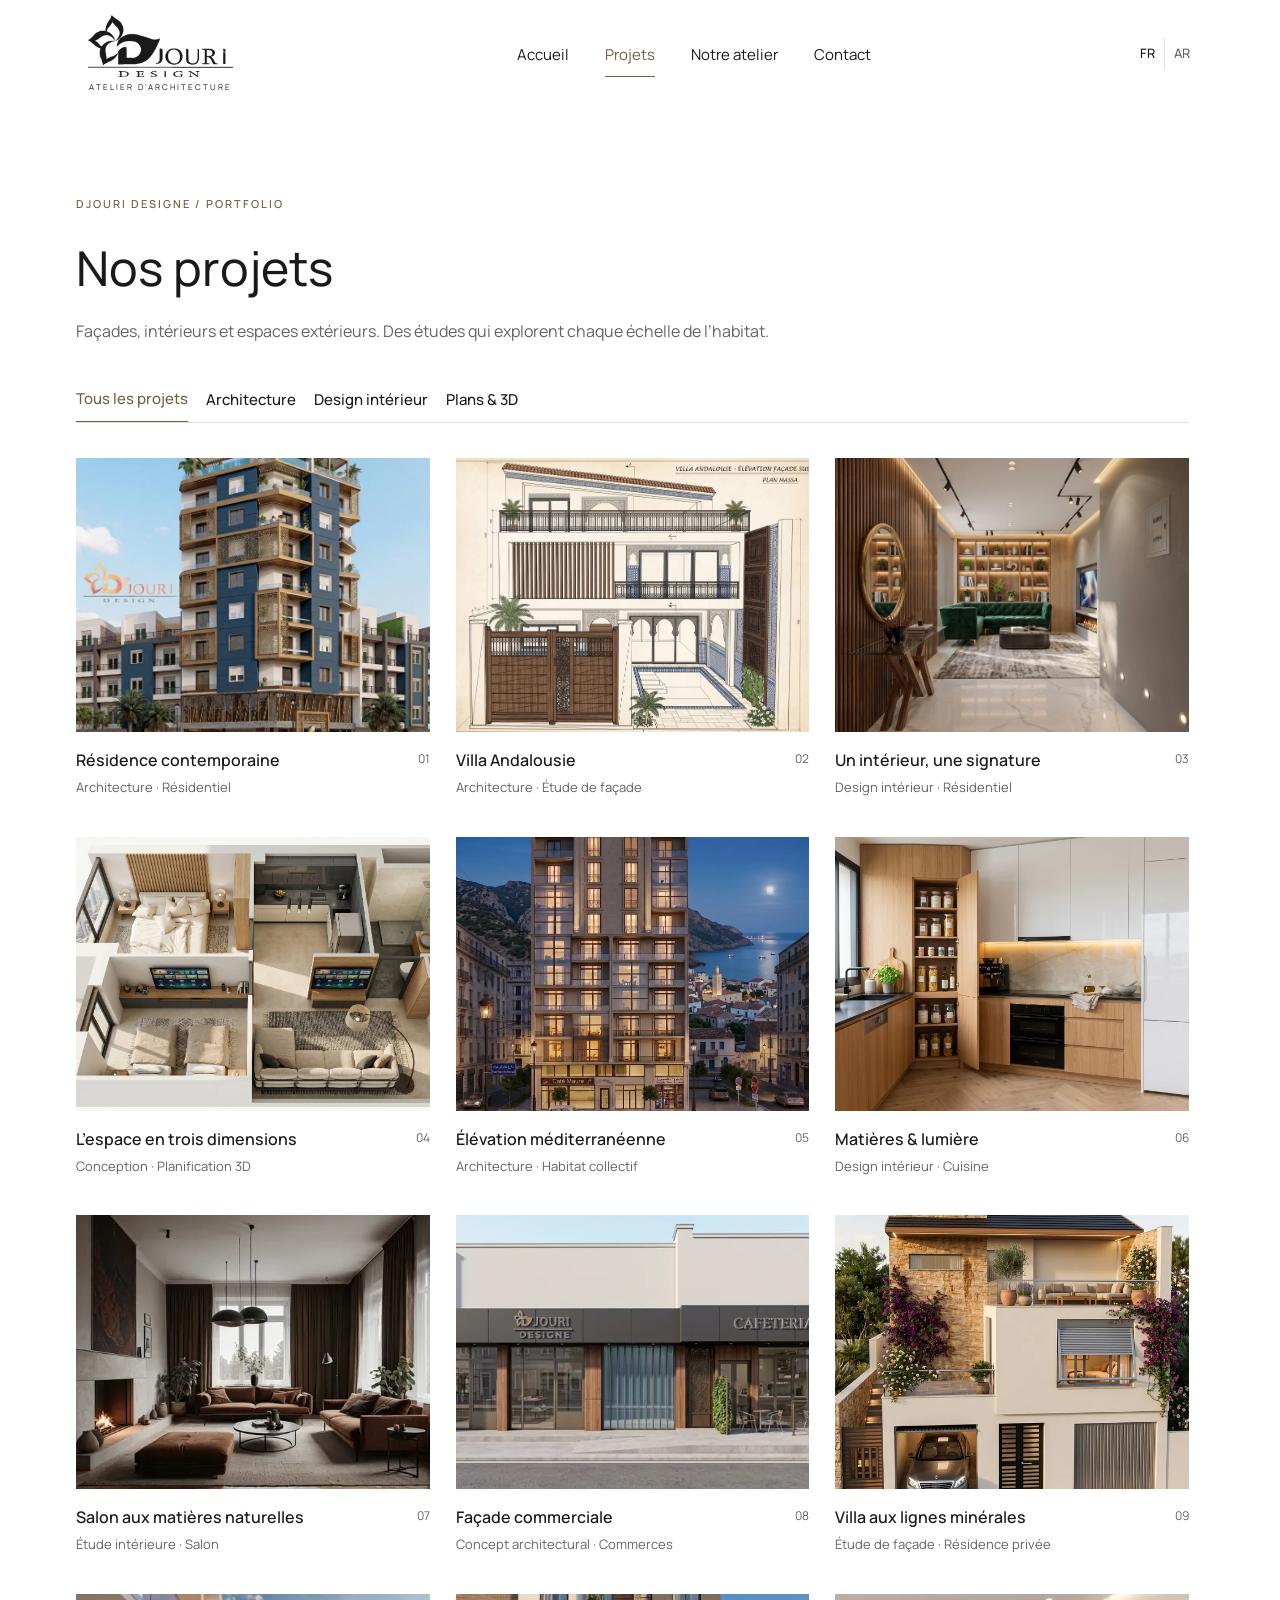
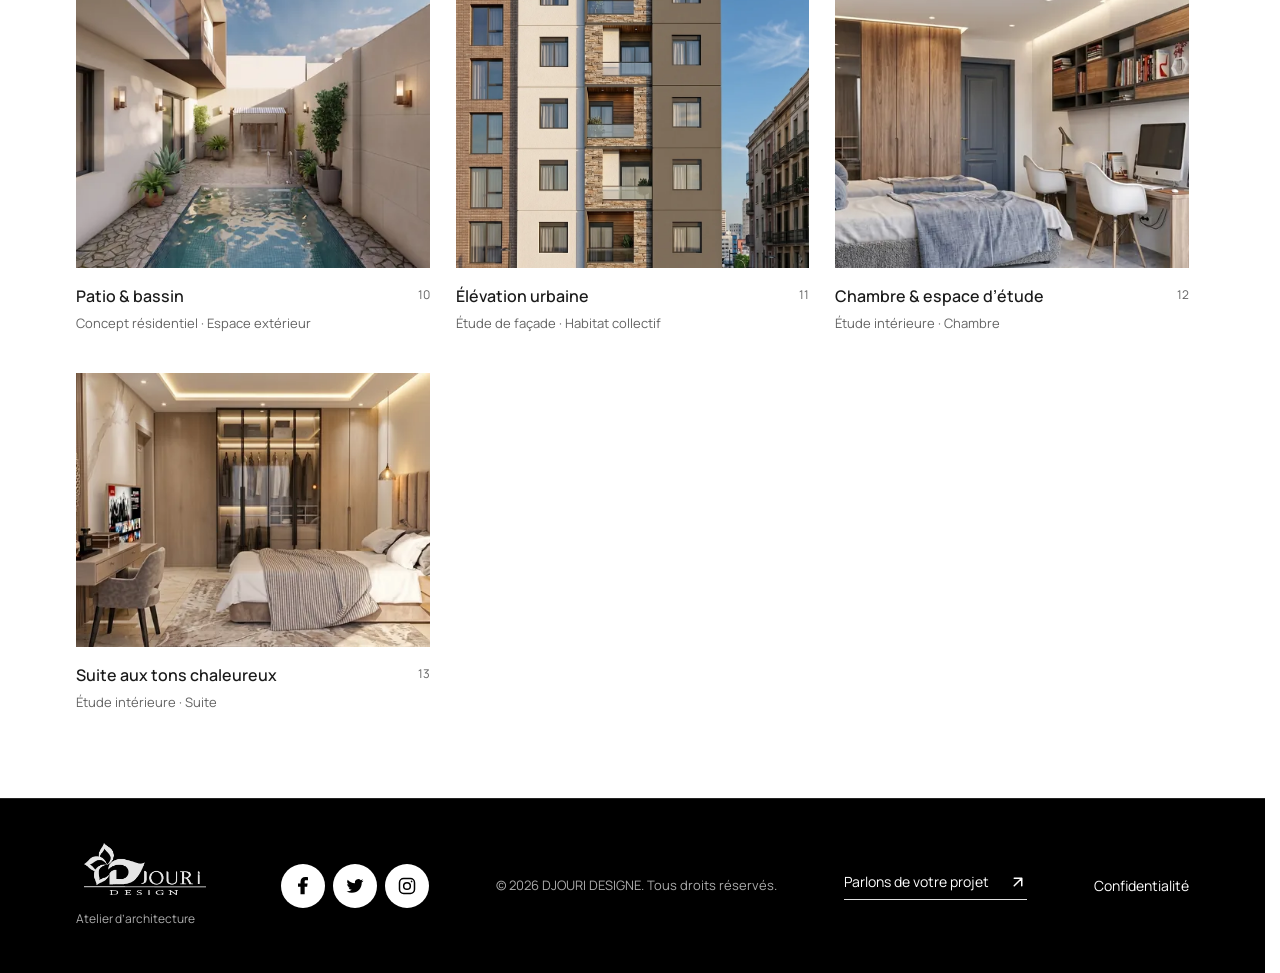
<file: projets/index.html>
<!doctype html>
<html lang="fr" dir="ltr">
<head>
  <meta charset="utf-8">
  <meta name="viewport" content="width=device-width, initial-scale=1">
  <script data-motion-bootstrap>
    (() => {
      const root = document.documentElement;
      const language = new URLSearchParams(location.search).get('lang') === 'ar' ? 'ar' : 'fr';
      root.lang = language;
      root.dir = language === 'ar' ? 'rtl' : 'ltr';
      const active = !matchMedia('(prefers-reduced-motion: reduce)').matches;
      root.classList.add('js');
      if (active) root.classList.add('motion-boot');
      window.djouriOpening = { active, ready: false, deadline: performance.now() + 800 };
      if (language === 'ar') {
        const translate = (node) => {
          if (node.nodeType !== 1) node = node.parentElement;
          if (!node) return;
          [node, ...node.querySelectorAll('[data-ar], [data-alt-ar], [data-aria-label-ar], [data-placeholder-ar], [data-content-ar], [data-title-ar], [data-language]')].forEach((element) => {
            if (element.hasAttribute('data-language')) {
              const selected = element.getAttribute('data-language') === 'ar';
              element.classList.toggle('active', selected);
              element.setAttribute('aria-pressed', String(selected));
            }
            const value = element.getAttribute('data-ar');
            if (value !== null && element.textContent !== value) element.textContent = value;
            ['alt', 'aria-label', 'placeholder', 'content', 'title'].forEach((attribute) => {
              const translated = element.getAttribute('data-' + attribute + '-ar');
              if (translated !== null && element.getAttribute(attribute) !== translated) element.setAttribute(attribute, translated);
            });
          });
        };
        const observer = new MutationObserver((records) => records.forEach((record) => record.addedNodes.forEach(translate)));
        observer.observe(root, { childList: true, subtree: true });
        window.djouriOpening.languageObserver = observer;
      }
      window.djouriOpening.timer = setTimeout(() => {
        root.classList.remove('motion-boot');
        window.djouriOpening.active = false;
      }, 800);
      // Keep the mobile header stable and its menu usable even if the shared script stalls.
      const fallbackMenu = (open) => {
        const button = document.querySelector('.mobile-menu');
        document.querySelector('.main-nav')?.classList.toggle('is-open', open);
        button?.setAttribute('aria-expanded', String(open));
        button?.setAttribute('aria-label', language === 'ar'
          ? (open ? 'إغلاق القائمة' : 'فتح القائمة') : (open ? 'Fermer le menu' : 'Ouvrir le menu'));
      };
      document.addEventListener('click', (event) => {
        if (window.djouriOpening.ready) return;
        const button = event.target.closest('.mobile-menu');
        if (button) fallbackMenu(button.getAttribute('aria-expanded') !== 'true');
        const link = event.target.closest('[data-site-link]');
        if (link) {
          const href = link.getAttribute('href');
          const hash = href.includes('#') ? '#' + href.split('#')[1] : '';
          link.setAttribute('href', href.split(/[?#]/)[0] + '?lang=' + language + hash);
          fallbackMenu(false);
        }
      });
      document.addEventListener('keydown', (event) => {
        if (!window.djouriOpening.ready && event.key === 'Escape') fallbackMenu(false);
      });
    })();
  </script>
  <title data-fr="Nos projets — DJOURI DESIGNE" data-ar="مشاريعنا — DJOURI DESIGNE">Nos projets — DJOURI DESIGNE</title>
  <meta name="description" content="Explorez 13 études DJOURI DESIGNE : architecture résidentielle, design intérieur, plans et perspectives 3D." data-content-fr="Explorez 13 études DJOURI DESIGNE : architecture résidentielle, design intérieur, plans et perspectives 3D." data-content-ar="اكتشف 13 دراسة لديجوري ديزاين: عمارة سكنية وتصميم داخلي ومخططات ومناظير ثلاثية الأبعاد.">
  <meta property="og:site_name" content="DJOURI DESIGNE">
  <meta property="og:type" content="website">
  <meta property="og:title" content="Nos projets — DJOURI DESIGNE" data-content-fr="Nos projets — DJOURI DESIGNE" data-content-ar="مشاريعنا — DJOURI DESIGNE">
  <meta property="og:description" content="Explorez 13 études DJOURI DESIGNE : architecture résidentielle, design intérieur, plans et perspectives 3D." data-content-fr="Explorez 13 études DJOURI DESIGNE : architecture résidentielle, design intérieur, plans et perspectives 3D." data-content-ar="اكتشف 13 دراسة لديجوري ديزاين: عمارة سكنية وتصميم داخلي ومخططات ومناظير ثلاثية الأبعاد.">
  <meta name="twitter:card" content="summary_large_image">
  <meta name="twitter:title" content="Nos projets — DJOURI DESIGNE" data-content-fr="Nos projets — DJOURI DESIGNE" data-content-ar="مشاريعنا — DJOURI DESIGNE">
  <meta name="twitter:description" content="Explorez 13 études DJOURI DESIGNE : architecture résidentielle, design intérieur, plans et perspectives 3D." data-content-fr="Explorez 13 études DJOURI DESIGNE : architecture résidentielle, design intérieur, plans et perspectives 3D." data-content-ar="اكتشف 13 دراسة لديجوري ديزاين: عمارة سكنية وتصميم داخلي ومخططات ومناظير ثلاثية الأبعاد.">
  <link rel="canonical" href="https://djouri.raystate.com/projets/">
  <meta property="og:url" content="https://djouri.raystate.com/projets/">
  <meta property="og:locale" content="fr_FR" data-content-fr="fr_FR" data-content-ar="ar_DZ">
  <meta property="og:image" content="https://djouri.raystate.com/assets/residence-film-poster.webp">
  <meta property="og:image:type" content="image/webp">
  <meta property="og:image:width" content="1280">
  <meta property="og:image:height" content="720">
  <meta property="og:image:alt" content="Perspective d’une résidence contemporaine et de son patio" data-content-fr="Perspective d’une résidence contemporaine et de son patio" data-content-ar="منظور لإقامة معاصرة وفنائها">
  <meta name="twitter:image" content="https://djouri.raystate.com/assets/residence-film-poster.webp">
  <meta name="twitter:image:alt" content="Perspective d’une résidence contemporaine et de son patio" data-content-fr="Perspective d’une résidence contemporaine et de son patio" data-content-ar="منظور لإقامة معاصرة وفنائها">
  <link rel="icon" href="../assets/favicon.png" type="image/png">
  <link rel="stylesheet" href="https://fonts.googleapis.com/css2?family=Manrope:wght@400;450;500;550;600;650;700&amp;family=Noto+Sans+Arabic:wght@400;500;600&amp;display=swap">
  <link rel="stylesheet" href="../styles.css?v=qr-20261008">
  <script src="../script.js?v=qr-20261008" defer></script>
</head>
<body>
  <div class="site-shell">
    <a class="skip-link" href="#main"><span data-fr="Aller au contenu" data-ar="انتقل إلى المحتوى">Aller au contenu</span></a>
    <header class="site-header">
      <a class="brand" data-site-link href="../?lang=fr" aria-label="DJOURI DESIGNE">
        <img src="../assets/logo.png" alt="DJOURI DESIGNE" width="164" height="62">
        <span data-fr="ATELIER D’ARCHITECTURE" data-ar="مكتب الهندسة المعمارية">ATELIER D’ARCHITECTURE</span>
      </a>
      <nav id="main-nav" class="main-nav" aria-label="Navigation principale" data-aria-label-fr="Navigation principale" data-aria-label-ar="التنقل الرئيسي">
        <a data-site-link href="../?lang=fr"><span data-fr="Accueil" data-ar="الرئيسية">Accueil</span></a>
        <a data-site-link href="../projets/?lang=fr" aria-current="page" data-status="active"><span data-fr="Projets" data-ar="المشاريع">Projets</span></a>
        <a data-site-link href="../atelier/?lang=fr"><span data-fr="Notre atelier" data-ar="مكتبنا">Notre atelier</span></a>
        <a data-site-link href="../contact/?lang=fr"><span data-fr="Contact" data-ar="اتصل بنا">Contact</span></a>
      </nav>
      <div class="header-actions">
        <div class="language-switch" aria-label="Langue" data-aria-label-fr="Langue" data-aria-label-ar="اللغة">
          <button class="language active" type="button" data-language="fr" aria-pressed="true" lang="fr">FR</button>
          <button class="language" type="button" data-language="ar" aria-pressed="false" lang="ar">AR</button>
        </div>
        <button class="mobile-menu icon-button" type="button" aria-controls="main-nav" aria-expanded="false" aria-label="Ouvrir le menu" data-aria-label-fr="Ouvrir le menu" data-aria-label-ar="فتح القائمة">
          <svg class="icon icon-menu" width="18" height="18" viewBox="0 0 24 24" fill="none" stroke="currentColor" stroke-width="2" stroke-linecap="round" stroke-linejoin="round" aria-hidden="true"><path d="M4 6h16M4 12h16M4 18h16"/></svg><svg class="icon icon-close" width="18" height="18" viewBox="0 0 24 24" fill="none" stroke="currentColor" stroke-width="2" stroke-linecap="round" stroke-linejoin="round" aria-hidden="true"><path d="m6 6 12 12M6 18 18 6"/></svg>
        </button>
      </div>
    </header>
    <main id="main" tabindex="-1">
      <section class="section-wrap page-content">
        <span data-fr="DJOURI DESIGNE / PORTFOLIO" data-ar="DJOURI DESIGNE / المشاريع" class="eyebrow">DJOURI DESIGNE / PORTFOLIO</span>
        <h1 data-fr="Nos projets" data-ar="مشاريعنا">Nos projets</h1>
        <p data-fr="Façades, intérieurs et espaces extérieurs. Des études qui explorent chaque échelle de l’habitat." data-ar="واجهات وتصاميم داخلية وفضاءات خارجية. دراسات تستكشف مختلف أبعاد السكن." class="page-intro">Façades, intérieurs et espaces extérieurs. Des études qui explorent chaque échelle de l’habitat.</p>
        <div class="project-filters" role="group" aria-label="Filtrer les projets" data-aria-label-fr="Filtrer les projets" data-aria-label-ar="تصفية المشاريع">
          <button type="button" class="filter active" data-filter="all" aria-pressed="true"><span data-fr="Tous les projets" data-ar="كل المشاريع">Tous les projets</span></button>
          <button type="button" class="filter" data-filter="architecture" aria-pressed="false"><span data-fr="Architecture" data-ar="عمارة">Architecture</span></button>
          <button type="button" class="filter" data-filter="interior" aria-pressed="false"><span data-fr="Design intérieur" data-ar="تصميم داخلي">Design intérieur</span></button>
          <button type="button" class="filter" data-filter="plans" aria-pressed="false"><span data-fr="Plans &amp; 3D" data-ar="مخططات وثلاثي الأبعاد">Plans &amp; 3D</span></button>
        </div>
<div class="project-grid">
          <article class="project-item" data-type="architecture" data-project="0">
            <button type="button" class="project-image" aria-label="Voir le projet : Résidence contemporaine" data-aria-label-fr="Voir le projet : Résidence contemporaine" data-aria-label-ar="عرض المشروع: إقامة معاصرة">
              <img src="../assets/tower.webp" alt="Résidence contemporaine" data-alt-fr="Résidence contemporaine" data-alt-ar="إقامة معاصرة" loading="lazy">
              <span class="project-open"><svg class="icon icon-up" width="18" height="18" viewBox="0 0 24 24" fill="none" stroke="currentColor" stroke-width="2" stroke-linecap="round" stroke-linejoin="round" aria-hidden="true"><path d="M7 17 17 7M7 7h10v10"/></svg></span>
            </button>
            <div class="project-label">
              <div><h3 data-fr="Résidence contemporaine" data-ar="إقامة معاصرة">Résidence contemporaine</h3><p data-fr="Architecture · Résidentiel" data-ar="عمارة · سكني">Architecture · Résidentiel</p></div><span>01</span>
            </div>
          </article>
          <article class="project-item" data-type="architecture" data-project="1">
            <button type="button" class="project-image" aria-label="Voir le projet : Villa Andalousie" data-aria-label-fr="Voir le projet : Villa Andalousie" data-aria-label-ar="عرض المشروع: فيلا أندلسية">
              <img src="../assets/villa.webp" alt="Villa Andalousie" data-alt-fr="Villa Andalousie" data-alt-ar="فيلا أندلسية" loading="lazy">
              <span class="project-open"><svg class="icon icon-up" width="18" height="18" viewBox="0 0 24 24" fill="none" stroke="currentColor" stroke-width="2" stroke-linecap="round" stroke-linejoin="round" aria-hidden="true"><path d="M7 17 17 7M7 7h10v10"/></svg></span>
            </button>
            <div class="project-label">
              <div><h3 data-fr="Villa Andalousie" data-ar="فيلا أندلسية">Villa Andalousie</h3><p data-fr="Architecture · Étude de façade" data-ar="عمارة · دراسة الواجهة">Architecture · Étude de façade</p></div><span>02</span>
            </div>
          </article>
          <article class="project-item" data-type="interior" data-project="2">
            <button type="button" class="project-image" aria-label="Voir le projet : Un intérieur, une signature" data-aria-label-fr="Voir le projet : Un intérieur, une signature" data-aria-label-ar="عرض المشروع: تصميم داخلي مميز">
              <img src="../assets/living.webp" alt="Un intérieur, une signature" data-alt-fr="Un intérieur, une signature" data-alt-ar="تصميم داخلي مميز" loading="lazy">
              <span class="project-open"><svg class="icon icon-up" width="18" height="18" viewBox="0 0 24 24" fill="none" stroke="currentColor" stroke-width="2" stroke-linecap="round" stroke-linejoin="round" aria-hidden="true"><path d="M7 17 17 7M7 7h10v10"/></svg></span>
            </button>
            <div class="project-label">
              <div><h3 data-fr="Un intérieur, une signature" data-ar="تصميم داخلي مميز">Un intérieur, une signature</h3><p data-fr="Design intérieur · Résidentiel" data-ar="تصميم داخلي · سكني">Design intérieur · Résidentiel</p></div><span>03</span>
            </div>
          </article>
          <article class="project-item" data-type="plans" data-project="3">
            <button type="button" class="project-image" aria-label="Voir le projet : L’espace en trois dimensions" data-aria-label-fr="Voir le projet : L’espace en trois dimensions" data-aria-label-ar="عرض المشروع: الفضاء في ثلاثة أبعاد">
              <img src="../assets/plan.webp" alt="L’espace en trois dimensions" data-alt-fr="L’espace en trois dimensions" data-alt-ar="الفضاء في ثلاثة أبعاد" loading="lazy">
              <span class="project-open"><svg class="icon icon-up" width="18" height="18" viewBox="0 0 24 24" fill="none" stroke="currentColor" stroke-width="2" stroke-linecap="round" stroke-linejoin="round" aria-hidden="true"><path d="M7 17 17 7M7 7h10v10"/></svg></span>
            </button>
            <div class="project-label">
              <div><h3 data-fr="L’espace en trois dimensions" data-ar="الفضاء في ثلاثة أبعاد">L’espace en trois dimensions</h3><p data-fr="Conception · Planification 3D" data-ar="تصميم · تخطيط ثلاثي الأبعاد">Conception · Planification 3D</p></div><span>04</span>
            </div>
          </article>
          <article class="project-item" data-type="architecture" data-project="4">
            <button type="button" class="project-image" aria-label="Voir le projet : Élévation méditerranéenne" data-aria-label-fr="Voir le projet : Élévation méditerranéenne" data-aria-label-ar="عرض المشروع: عمارة متوسطية">
              <img src="../assets/coastal.webp" alt="Élévation méditerranéenne" data-alt-fr="Élévation méditerranéenne" data-alt-ar="عمارة متوسطية" loading="lazy">
              <span class="project-open"><svg class="icon icon-up" width="18" height="18" viewBox="0 0 24 24" fill="none" stroke="currentColor" stroke-width="2" stroke-linecap="round" stroke-linejoin="round" aria-hidden="true"><path d="M7 17 17 7M7 7h10v10"/></svg></span>
            </button>
            <div class="project-label">
              <div><h3 data-fr="Élévation méditerranéenne" data-ar="عمارة متوسطية">Élévation méditerranéenne</h3><p data-fr="Architecture · Habitat collectif" data-ar="عمارة · سكن جماعي">Architecture · Habitat collectif</p></div><span>05</span>
            </div>
          </article>
          <article class="project-item" data-type="interior" data-project="5">
            <button type="button" class="project-image" aria-label="Voir le projet : Matières &amp; lumière" data-aria-label-fr="Voir le projet : Matières &amp; lumière" data-aria-label-ar="عرض المشروع: مواد وإضاءة">
              <img src="../assets/kitchen.webp" alt="Matières &amp; lumière" data-alt-fr="Matières &amp; lumière" data-alt-ar="مواد وإضاءة" loading="lazy">
              <span class="project-open"><svg class="icon icon-up" width="18" height="18" viewBox="0 0 24 24" fill="none" stroke="currentColor" stroke-width="2" stroke-linecap="round" stroke-linejoin="round" aria-hidden="true"><path d="M7 17 17 7M7 7h10v10"/></svg></span>
            </button>
            <div class="project-label">
              <div><h3 data-fr="Matières &amp; lumière" data-ar="مواد وإضاءة">Matières &amp; lumière</h3><p data-fr="Design intérieur · Cuisine" data-ar="تصميم داخلي · مطبخ">Design intérieur · Cuisine</p></div><span>06</span>
            </div>
          </article>
          <article class="project-item" data-type="interior" data-project="6">
            <button type="button" class="project-image" aria-label="Voir le projet : Salon aux matières naturelles" data-aria-label-fr="Voir le projet : Salon aux matières naturelles" data-aria-label-ar="عرض المشروع: صالون بمواد طبيعية">
              <img src="../assets/natural-lounge.webp" srcset="../assets/natural-lounge.webp 500w" sizes="(max-width: 640px) 44vw, (max-width: 900px) 29vw, 28vw" width="500" height="399" alt="Salon aux matières naturelles" data-alt-fr="Salon aux matières naturelles" data-alt-ar="صالون بمواد طبيعية" loading="lazy" decoding="async">
              <span class="project-open"><svg class="icon icon-up" width="18" height="18" viewBox="0 0 24 24" fill="none" stroke="currentColor" stroke-width="2" stroke-linecap="round" stroke-linejoin="round" aria-hidden="true"><path d="M7 17 17 7M7 7h10v10"/></svg></span>
            </button>
            <div class="project-label">
              <div><h3 data-fr="Salon aux matières naturelles" data-ar="صالون بمواد طبيعية">Salon aux matières naturelles</h3><p data-fr="Étude intérieure · Salon" data-ar="دراسة داخلية · صالون">Étude intérieure · Salon</p></div><span>07</span>
            </div>
          </article>
          <article class="project-item" data-type="architecture" data-project="7">
            <button type="button" class="project-image" aria-label="Voir le projet : Façade commerciale" data-aria-label-fr="Voir le projet : Façade commerciale" data-aria-label-ar="عرض المشروع: واجهة تجارية">
              <img src="../assets/commercial-facade.webp" srcset="../assets/commercial-facade-thumb.webp 640w, ../assets/commercial-facade.webp 1600w" sizes="(max-width: 640px) 44vw, (max-width: 900px) 29vw, 28vw" width="1600" height="893" alt="Façade commerciale" data-alt-fr="Façade commerciale" data-alt-ar="واجهة تجارية" loading="lazy" decoding="async">
              <span class="project-open"><svg class="icon icon-up" width="18" height="18" viewBox="0 0 24 24" fill="none" stroke="currentColor" stroke-width="2" stroke-linecap="round" stroke-linejoin="round" aria-hidden="true"><path d="M7 17 17 7M7 7h10v10"/></svg></span>
            </button>
            <div class="project-label">
              <div><h3 data-fr="Façade commerciale" data-ar="واجهة تجارية">Façade commerciale</h3><p data-fr="Concept architectural · Commerces" data-ar="تصور معماري · محلات تجارية">Concept architectural · Commerces</p></div><span>08</span>
            </div>
          </article>
          <article class="project-item" data-type="architecture" data-project="8">
            <button type="button" class="project-image" aria-label="Voir le projet : Villa aux lignes minérales" data-aria-label-fr="Voir le projet : Villa aux lignes minérales" data-aria-label-ar="عرض المشروع: فيلا بخطوط مستوحاة من الحجر">
              <img src="../assets/garden-villa.webp" srcset="../assets/garden-villa-thumb.webp 640w, ../assets/garden-villa.webp 1600w" sizes="(max-width: 640px) 44vw, (max-width: 900px) 29vw, 28vw" width="1600" height="1600" alt="Villa aux lignes minérales" data-alt-fr="Villa aux lignes minérales" data-alt-ar="فيلا بخطوط مستوحاة من الحجر" loading="lazy" decoding="async">
              <span class="project-open"><svg class="icon icon-up" width="18" height="18" viewBox="0 0 24 24" fill="none" stroke="currentColor" stroke-width="2" stroke-linecap="round" stroke-linejoin="round" aria-hidden="true"><path d="M7 17 17 7M7 7h10v10"/></svg></span>
            </button>
            <div class="project-label">
              <div><h3 data-fr="Villa aux lignes minérales" data-ar="فيلا بخطوط مستوحاة من الحجر">Villa aux lignes minérales</h3><p data-fr="Étude de façade · Résidence privée" data-ar="دراسة واجهة · سكن خاص">Étude de façade · Résidence privée</p></div><span>09</span>
            </div>
          </article>
          <article class="project-item" data-type="architecture" data-project="9">
            <button type="button" class="project-image" aria-label="Voir le projet : Patio &amp; bassin" data-aria-label-fr="Voir le projet : Patio &amp; bassin" data-aria-label-ar="عرض المشروع: فناء وحوض مائي">
              <img src="../assets/courtyard-pool.webp" srcset="../assets/courtyard-pool-thumb.webp 640w, ../assets/courtyard-pool.webp 1600w" sizes="(max-width: 640px) 44vw, (max-width: 900px) 29vw, 28vw" width="1600" height="900" alt="Patio &amp; bassin" data-alt-fr="Patio &amp; bassin" data-alt-ar="فناء وحوض مائي" loading="lazy" decoding="async">
              <span class="project-open"><svg class="icon icon-up" width="18" height="18" viewBox="0 0 24 24" fill="none" stroke="currentColor" stroke-width="2" stroke-linecap="round" stroke-linejoin="round" aria-hidden="true"><path d="M7 17 17 7M7 7h10v10"/></svg></span>
            </button>
            <div class="project-label">
              <div><h3 data-fr="Patio &amp; bassin" data-ar="فناء وحوض مائي">Patio &amp; bassin</h3><p data-fr="Concept résidentiel · Espace extérieur" data-ar="تصور سكني · فضاء خارجي">Concept résidentiel · Espace extérieur</p></div><span>10</span>
            </div>
          </article>
          <article class="project-item" data-type="architecture" data-project="10">
            <button type="button" class="project-image" aria-label="Voir le projet : Élévation urbaine" data-aria-label-fr="Voir le projet : Élévation urbaine" data-aria-label-ar="عرض المشروع: واجهة حضرية">
              <img src="../assets/urban-elevation.webp" srcset="../assets/urban-elevation-thumb.webp 357w, ../assets/urban-elevation.webp 893w" sizes="(max-width: 640px) 44vw, (max-width: 900px) 29vw, 28vw" width="893" height="1600" alt="Élévation urbaine" data-alt-fr="Élévation urbaine" data-alt-ar="واجهة حضرية" loading="lazy" decoding="async">
              <span class="project-open"><svg class="icon icon-up" width="18" height="18" viewBox="0 0 24 24" fill="none" stroke="currentColor" stroke-width="2" stroke-linecap="round" stroke-linejoin="round" aria-hidden="true"><path d="M7 17 17 7M7 7h10v10"/></svg></span>
            </button>
            <div class="project-label">
              <div><h3 data-fr="Élévation urbaine" data-ar="واجهة حضرية">Élévation urbaine</h3><p data-fr="Étude de façade · Habitat collectif" data-ar="دراسة واجهة · سكن جماعي">Étude de façade · Habitat collectif</p></div><span>11</span>
            </div>
          </article>
          <article class="project-item" data-type="interior" data-project="11">
            <button type="button" class="project-image" aria-label="Voir le projet : Chambre &amp; espace d’étude" data-aria-label-fr="Voir le projet : Chambre &amp; espace d’étude" data-aria-label-ar="عرض المشروع: غرفة نوم وركن للدراسة">
              <img src="../assets/study-bedroom.webp" srcset="../assets/study-bedroom-thumb.webp 640w, ../assets/study-bedroom.webp 1600w" sizes="(max-width: 640px) 44vw, (max-width: 900px) 29vw, 28vw" width="1600" height="893" alt="Chambre &amp; espace d’étude" data-alt-fr="Chambre &amp; espace d’étude" data-alt-ar="غرفة نوم وركن للدراسة" loading="lazy" decoding="async">
              <span class="project-open"><svg class="icon icon-up" width="18" height="18" viewBox="0 0 24 24" fill="none" stroke="currentColor" stroke-width="2" stroke-linecap="round" stroke-linejoin="round" aria-hidden="true"><path d="M7 17 17 7M7 7h10v10"/></svg></span>
            </button>
            <div class="project-label">
              <div><h3 data-fr="Chambre &amp; espace d’étude" data-ar="غرفة نوم وركن للدراسة">Chambre &amp; espace d’étude</h3><p data-fr="Étude intérieure · Chambre" data-ar="دراسة داخلية · غرفة نوم">Étude intérieure · Chambre</p></div><span>12</span>
            </div>
          </article>
          <article class="project-item" data-type="interior" data-project="12">
            <button type="button" class="project-image" aria-label="Voir le projet : Suite aux tons chaleureux" data-aria-label-fr="Voir le projet : Suite aux tons chaleureux" data-aria-label-ar="عرض المشروع: جناح بألوان دافئة">
              <img src="../assets/warm-suite.webp" srcset="../assets/warm-suite-thumb.webp 640w, ../assets/warm-suite.webp 1600w" sizes="(max-width: 640px) 44vw, (max-width: 900px) 29vw, 28vw" width="1600" height="893" alt="Suite aux tons chaleureux" data-alt-fr="Suite aux tons chaleureux" data-alt-ar="جناح بألوان دافئة" loading="lazy" decoding="async">
              <span class="project-open"><svg class="icon icon-up" width="18" height="18" viewBox="0 0 24 24" fill="none" stroke="currentColor" stroke-width="2" stroke-linecap="round" stroke-linejoin="round" aria-hidden="true"><path d="M7 17 17 7M7 7h10v10"/></svg></span>
            </button>
            <div class="project-label">
              <div><h3 data-fr="Suite aux tons chaleureux" data-ar="جناح بألوان دافئة">Suite aux tons chaleureux</h3><p data-fr="Étude intérieure · Suite" data-ar="دراسة داخلية · جناح">Étude intérieure · Suite</p></div><span>13</span>
            </div>
          </article>

        </div>
      </section>
    </main>
    <footer class="site-footer">
      <div class="footer-brand">
        <img class="footer-logo" src="../assets/logo.png" alt="DJOURI DESIGNE" width="138" height="52" loading="lazy">
        <span data-fr="Atelier d’architecture" data-ar="مكتب الهندسة المعمارية">Atelier d’architecture</span>
      </div>
      <div class="social-icons" role="group" aria-label="Réseaux sociaux" data-aria-label-fr="Réseaux sociaux" data-aria-label-ar="شبكات التواصل الاجتماعي">
        <!-- Profile destinations will be added later; these icons are not links yet. -->
        <span class="social-placeholder" role="img" aria-label="Facebook" data-aria-label-fr="Facebook" data-aria-label-ar="فيسبوك"><svg class="icon icon-facebook" width="20" height="20" viewBox="0 0 24 24" fill="currentColor" aria-hidden="true"><path d="M14 22v-9h3l.5-4H14V6.5c0-1 .3-1.5 1.5-1.5H18V1.5c-.7-.1-1.8-.3-3.3-.3C11.4 1.2 9 3.2 9 6.8V9H6v4h3v9z"/></svg></span>
        <span class="social-placeholder" role="img" aria-label="Twitter" data-aria-label-fr="Twitter" data-aria-label-ar="تويتر"><svg class="icon icon-twitter" width="20" height="20" viewBox="0 0 24 24" fill="currentColor" aria-hidden="true"><path d="M22.16 5.66a8.33 8.33 0 0 1-2.39.66 4.18 4.18 0 0 0 1.83-2.3 8.3 8.3 0 0 1-2.64 1.01 4.16 4.16 0 0 0-7.09 3.79 11.8 11.8 0 0 1-8.57-4.35 4.16 4.16 0 0 0 1.29 5.55 4.15 4.15 0 0 1-1.89-.52v.05a4.16 4.16 0 0 0 3.34 4.08 4.17 4.17 0 0 1-1.88.07 4.16 4.16 0 0 0 3.88 2.89A8.35 8.35 0 0 1 2.88 18.4c-.33 0-.67-.02-1-.06a11.76 11.76 0 0 0 6.37 1.87c7.64 0 11.82-6.33 11.82-11.82 0-.18 0-.36-.01-.54a8.43 8.43 0 0 0 2.1-2.19z"/></svg></span>
        <span class="social-placeholder" role="img" aria-label="Instagram" data-aria-label-fr="Instagram" data-aria-label-ar="إنستغرام"><svg class="icon icon-instagram" width="20" height="20" viewBox="0 0 24 24" fill="none" stroke="currentColor" stroke-width="1.8" aria-hidden="true"><rect x="3" y="3" width="18" height="18" rx="5"/><circle cx="12" cy="12" r="4"/><circle cx="17.5" cy="6.5" r="1" fill="currentColor" stroke="none"/></svg></span>
      </div>
      <p data-fr="© 2026 DJOURI DESIGNE. Tous droits réservés." data-ar="© 2026 ديجوري ديزاين. جميع الحقوق محفوظة.">© 2026 DJOURI DESIGNE. Tous droits réservés.</p>
      <a class="text-link" data-site-link href="../contact/?lang=fr"><span data-fr="Parlons de votre projet" data-ar="لنتحدث عن مشروعك">Parlons de votre projet</span><svg class="icon icon-up" width="18" height="18" viewBox="0 0 24 24" fill="none" stroke="currentColor" stroke-width="2" stroke-linecap="round" stroke-linejoin="round" aria-hidden="true"><path d="M7 17 17 7M7 7h10v10"/></svg></a>
      <a class="privacy-link" data-site-link href="../contact/?lang=fr#confidentialite" data-fr="Confidentialité" data-ar="الخصوصية">Confidentialité</a>
    </footer>
  </div>
  <dialog class="lightbox" aria-labelledby="project-title" aria-describedby="project-caption">
      <h2 id="project-title"></h2>
      <p id="project-caption"></p>
      <img class="lightbox-image" alt="">
      <div class="lightbox-controls">
        <button type="button" class="icon-button" aria-label="Projet précédent" data-aria-label-fr="Projet précédent" data-aria-label-ar="المشروع السابق" data-project-step="-1"><svg class="icon icon-left" width="18" height="18" viewBox="0 0 24 24" fill="none" stroke="currentColor" stroke-width="2" stroke-linecap="round" stroke-linejoin="round" aria-hidden="true"><path d="m12 19-7-7 7-7M5 12h14"/></svg></button>
        <span class="lightbox-counter"></span>
        <button type="button" class="icon-button" aria-label="Projet suivant" data-aria-label-fr="Projet suivant" data-aria-label-ar="المشروع التالي" data-project-step="1"><svg class="icon icon-right" width="18" height="18" viewBox="0 0 24 24" fill="none" stroke="currentColor" stroke-width="2" stroke-linecap="round" stroke-linejoin="round" aria-hidden="true"><path d="m12 5 7 7-7 7M5 12h14"/></svg></button>
      </div>
      <button type="button" class="icon-button" aria-label="Fermer le projet" data-aria-label-fr="Fermer le projet" data-aria-label-ar="إغلاق المشروع" data-close-lightbox autofocus><svg class="icon icon-close" width="18" height="18" viewBox="0 0 24 24" fill="none" stroke="currentColor" stroke-width="2" stroke-linecap="round" stroke-linejoin="round" aria-hidden="true"><path d="m6 6 12 12M6 18 18 6"/></svg></button>
    </dialog>
</body>
</html>
</file>
<file: styles.css>
/* Ordinary CSS: no Tailwind or build step. */
:root {
  --bronze: oklch(0.50 0.058 77);
  --bronze-bright: oklch(0.625 0.058 77);
  --motion-easing: cubic-bezier(.22, 1, .36, 1);
  --on-image: oklch(1 0 0);
  --image-shade: oklch(0.15 0 0 / 65%);
  --image-shade-soft: oklch(0.15 0 0 / 5%);
  --footer-surface: oklch(0 0 0);
  --footer-foreground: oklch(1 0 0);
  --footer-muted: oklch(0.74 0 0);
  --footer-border: oklch(1 0 0 / 14%);
  --background: oklch(1 0 0);
  --foreground: oklch(0.218 0 0);
  --muted: oklch(0.976 0 0);
  --muted-foreground: oklch(0.50 0 0);
  --border: oklch(0.9 0 0);
}
* { box-sizing: border-box; border-color: var(--border); }
body { margin: 0; font-size: 1rem; line-height: 1.5; color: var(--foreground); background: var(--background); }
a { color: inherit; text-decoration: none; }
img, svg { display: block; }
img { max-width: 100%; }
button, input, select, textarea { font: inherit; }
button { display: inline-flex; align-items: center; justify-content: center; gap: 8px; cursor: pointer; border: 0; color: inherit; background: transparent; padding: 8px 16px; font-weight: 500; }
button:disabled { cursor: default; opacity: .5; }
button, a { transition: color .2s, background .2s; }
:focus-visible { outline: 2px solid var(--bronze); outline-offset: 4px; }
h1, h2, h3 { font-weight: inherit; font-size: inherit; }
[hidden] { display: none !important; }
.icon { flex-shrink: 0; pointer-events: none; }
.icon-button { width: 36px; height: 36px; padding: 0; }

body {
  font-family:'Manrope',sans-serif;
  letter-spacing:0;
  -webkit-font-smoothing:antialiased;
}
button,a,input,select,textarea {
  touch-action:manipulation;
}
button,a {
  -webkit-tap-highlight-color:transparent;
}
a {
  transition:color .2s;
}
h1,h2,h3,p {
  margin:0;
}
button {
  letter-spacing:0;
}
.site-shell {
  max-width:1920px;
  margin:0 auto;
}
[dir=rtl] {
  font-family:'Noto Sans Arabic','Manrope',sans-serif;
}
.site-header {
  height:108px;
  display:flex;
  align-items:center;
  justify-content:space-between;
  padding:0 5.2%;
  gap:30px;
  background:var(--background);
}
.brand {
  width:190px;
  display:flex;
  flex-direction:column;
  align-items:center;
  gap:4px;
  flex-shrink:0;
}
.brand img {
  width:164px;
  height:62px;
  object-fit:contain;
}
.brand span {
  font-size:0.5rem;
  letter-spacing:2px;
}
.main-nav {
  display:flex;
  gap:36px;
  align-items:center;
  padding-top:3px;
}
.main-nav a {
  font-size:0.9375rem;
  position:relative;
  padding:12px 0;
}
.main-nav a[data-status=active] {
  color:var(--bronze);
}
.main-nav a[data-status=active]:after {
  content:'';
  position:absolute;
  bottom:2px;
  inset-inline:0;
  height:1px;
  background:var(--bronze);
}
.header-actions {
  display:flex;
  align-items:center;
  gap:8px;
}
.language-switch {
  display:flex;
  align-items:center;
}
.language {
  font-size:0.8125rem;
  border-radius:0;
  padding:0 9px;
  min-height:32px;
  height:auto;
  color:var(--muted-foreground);
}
.language:first-child {
  border-inline-end:1px solid var(--border);
}
.language.active {
  color:var(--foreground);
}
.mobile-menu {
  display:none;
}
.hero {
  height:clamp(550px,76svh,820px);
  position:relative;
  color:var(--on-image);
  overflow:hidden;
}
.hero-slides,.hero-slide,.hero-shade {
  position:absolute;
  inset:0;
  width:100%;
  height:100%;
}
.hero-slide {
  object-fit:cover;
  opacity:0;
  /* The decoded incoming slide fades over an opaque outgoing frame in JavaScript. */
  object-position:center 57%;
}
.hero-slide.slide-0 {
  object-position:center 55%;
}
.hero-slide.slide-1 {
  object-position:center 45%;
}
.hero-slide.visible {
  opacity:1;
}
.hero-shade {
  background:linear-gradient(0deg,var(--image-shade) 0%,var(--image-shade-soft) 72%),linear-gradient(90deg,var(--image-shade),transparent 75%);
}
[dir=rtl] .hero-shade {
  background:linear-gradient(0deg,var(--image-shade),var(--image-shade-soft) 72%),linear-gradient(270deg,var(--image-shade),transparent 75%);
}
.hero-copy {
  position:absolute;
  inset-inline-start:6%;
  bottom:135px;
  max-width:80%;
}
.eyebrow {
  font-size:0.6875rem;
  font-weight:550;
  letter-spacing:2px;
  display:block;
  line-height:1.8;
}
.hero-copy .eyebrow {
  color:var(--on-image);
  opacity:1;
  margin-bottom:23px;
}
.hero h1 {
  font-size:52px;
  font-weight:500;
  line-height:1.2;
}
.hero h1 span {
  display:block;
  font-size:0.9375rem;
  font-weight:400;
  letter-spacing:4px;
  margin-top:14px;
}
.hero-copy p {
  font-size:1rem;
  margin-top:25px;
  color:var(--on-image);
  opacity:1;
}
.hero-link {
  display:inline-flex;
  align-items:center;
  gap:35px;
  margin-top:27px;
  font-size:0.9375rem;
  border-bottom:1px solid var(--on-image);
  padding-bottom:10px;
}
.hero-bottom {
  position:absolute;
  bottom:36px;
  inset-inline:6%;
  display:flex;
  align-items:center;
  justify-content:space-between;
}
.slide-counter {
  font-size:20px;
}
.slide-counter span {
  font-size:0.8125rem;
  opacity:1;
  padding-inline-start:4px;
}
.slide-dots {
  display:flex;
  gap:12px;
}
.slide-dot {
  width:6px;
  height:6px;
  min-height:6px;
  border-radius:50%;
  padding:0;
  background:var(--on-image);
  opacity:.75;
  outline:7px solid transparent;
}
.slide-dot.active {
  opacity:1;
}
.slide-arrows {
  display:flex;
  gap:12px;
}
.slide-arrows button {
  border-radius:50%;
  border:1px solid color-mix(in oklab,var(--on-image) 40%,transparent);
  color:var(--on-image);
  width:36px;
  height:36px;
}
@media (hover: hover) and (pointer: fine) {
.slide-arrows button:hover {
  background:var(--image-shade);
}
}

.slide-arrows button:first-child {
  border:0;
  opacity:.65;
}
.section-wrap {
  padding:86px 6%;
}
.section-heading {
  display:flex;
  justify-content:space-between;
  align-items:flex-end;
  margin-bottom:38px;
  gap:20px;
}
.section-heading .eyebrow,.studio-copy .eyebrow,.contact-section .eyebrow,.page-content>.eyebrow {
  color:var(--bronze);
  margin-bottom:18px;
}
h2 {
  font-size:32px;
  font-weight:450;
  line-height:1.4;
  white-space:pre-line;
}
.section-heading p {
  font-size:1rem;
  color:var(--muted-foreground);
  margin-top:13px;
}
.text-link {
  font-size:0.9375rem;
  display:inline-flex;
  align-items:center;
  gap:24px;
  padding-bottom:7px;
  border-bottom:1px solid var(--border);
  white-space:nowrap;
}
.project-grid {
  display:grid;
  grid-template-columns:repeat(3,minmax(0,1fr));
  column-gap:26px;
  row-gap:39px;
}
.project-image {
  display:block;
  width:100%;
  aspect-ratio:1.29;
  border-radius:0;
  padding:0;
  position:relative;
  overflow:hidden;
  background:var(--muted);
  height:auto;
}
.project-image img {
  width:100%;
  height:100%;
  object-fit:cover;
  transition:transform 350ms var(--motion-easing);
}
.project-image:focus-visible img {
  transform:scale(1.035);
}
.project-open {
  position:absolute;
  bottom:12px;
  inset-inline-end:12px;
  width:32px;
  height:32px;
  display:grid;
  place-items:center;
  background:var(--background);
  color:var(--foreground);
  opacity:0;
  transition:opacity .2s;
}
.project-image:focus-visible .project-open {
  opacity:1;
}
.project-label {
  display:flex;
  justify-content:space-between;
  gap:10px;
  padding-top:16px;
}
.project-label h3 {
  font-size:1rem;
  font-weight:550;
}
.project-label p {
  font-size:0.8125rem;
  color:var(--muted-foreground);
  margin-top:6px;
}
.project-label>span {
  font-size:0.75rem;
  color:var(--muted-foreground);
  padding-top:2px;
}
.studio-section {
  display:grid;
  grid-template-columns:repeat(2,minmax(0,1fr));
  gap:9%;
  background:var(--muted);
  align-items:center;
}
.studio-copy h2 {
  font-size:36px;
  margin-bottom:24px;
}
.studio-copy p {
  font-size:1rem;
  color:var(--muted-foreground);
  line-height:1.8;
  margin-bottom:18px;
}
.studio-copy .text-link {
  margin-top:16px;
}
.studio-visual img {
  width:100%;
  aspect-ratio:1.14;
  object-fit:cover;
}
.studio-visual>span {
  display:block;
  font-size:0.8125rem;
  color:var(--muted-foreground);
  margin-top:14px;
}
.expertise-list {
  margin-top:30px;
}
.expertise-list>div {
  border-top:1px solid var(--border);
  padding:18px 0;
  font-size:1rem;
  display:flex;
  gap:20px;
}
.expertise-list span {
  color:var(--bronze);
}
.contact-section {
  display:grid;
  grid-template-columns:minmax(0,1fr) minmax(0,1.1fr);
  gap:12%;
  border-top:1px solid var(--border);
}
.contact-section h2 {
  font-size:35px;
}
.contact-intro {
  margin-top:22px;
  font-size:1rem;
  line-height:1.9;
  max-width:320px;
  color:var(--muted-foreground);
}
.contact-details {
  margin-top:40px;
  font-size:0.9375rem;
}
.contact-details>span {
  font-size:1rem;
  font-weight:600;
}
.contact-details p {
  margin-top:9px;
  color:var(--muted-foreground);
  line-height:1.8;
}
.inquiry-form {
  min-width:0;
  display:flex;
  flex-direction:column;
  gap:23px;
  padding-top:6px;
}
.form-row {
  display:grid;
  grid-template-columns:repeat(2,minmax(0,1fr));
  gap:24px;
}
.inquiry-form label {
  display:flex;
  flex-direction:column;
  gap:10px;
  min-width:0;
  font-size:0.9375rem;
}
.inquiry-form input,.inquiry-form textarea,.inquiry-form select {
  border:0;
  border-bottom:1px solid var(--border);
  border-radius:0;
  padding:10px 0 12px;
  background:transparent;
  font-size:1rem;
  outline:none;
  width:100%;
  min-width:0;
  color:var(--foreground);
}
.inquiry-form input:focus,.inquiry-form textarea:focus,.inquiry-form select:focus {
  border-color:var(--bronze);
}
.inquiry-form textarea {
  resize:vertical;
}
.form-submit {
  display:flex;
  align-items:center;
  gap:15px;
  justify-content:space-between;
}
.form-submit p {
  font-size:0.8125rem;
  line-height:1.8;
  color:var(--muted-foreground);
  max-width:230px;
}
.inquiry-submit {
  border-radius:0;
  font-size:0.875rem;
  min-height:44px;
  height:auto;
  box-shadow:none;
  flex-shrink:0;
}
.inquiry-form [role=status] {
  font-size:0.875rem;
  color:var(--bronze);
}
.site-footer {
  flex-wrap:wrap;
  border-top:1px solid var(--border);
  padding:36px 6%;
  display:flex;
  justify-content:space-between;
  align-items:center;
  gap:22px;
}
.footer-brand {
  font-size:1rem;
  line-height:1.6;
  font-weight:600;
}
.footer-brand span {
  display:block;
  color:var(--muted-foreground);
  font-weight:400;
  font-size:0.75rem;
}
.site-footer>p {
  font-size:0.8125rem;
  color:var(--muted-foreground);
}
.site-footer>a {
  font-size:0.875rem;
  display:flex;
  align-items:center;
  gap:20px;
}
.page-content h1 {
  font-size:48px;
  font-weight:450;
}
.page-intro {
  font-size:1rem;
  color:var(--muted-foreground);
  margin-top:15px;
}
.project-filters {
  display:flex;
  gap:18px;
  border-bottom:1px solid var(--border);
  margin:35px 0;
}
.filter {
  padding:10px 0;
  border-radius:0;
  font-size:0.9375rem;
  min-height:44px;
  height:auto;
}
.filter.active {
  color:var(--bronze);
  border-bottom:1px solid var(--bronze);
}
.lightbox {
  max-width:100vw;
  width:100vw;
  height:100dvh;
  max-height:100dvh;
  border:0;
  border-radius:0!important;
  background:var(--background);
  padding:35px 6%;
  display:flex;
  flex-direction:column;
  align-items:center;
  gap:10px;
}
.lightbox h2 {
  font-size:1.375rem;
  flex-shrink:0;
}
.lightbox-image {
  width:100%;
  flex:1;
  min-height:0;
  object-fit:contain;
  margin-top:12px;
}
.lightbox-controls {
  display:flex;
  gap:25px;
  align-items:center;
  flex-shrink:0;
}
.lightbox-controls span {
  font-size:0.875rem;
}
.lightbox-controls button {
  border-radius:0;
}
.lightbox>button {
  inset-inline-end:25px;
  top:25px;
}
@media (hover: hover) and (pointer: fine) {
.project-filters button:hover,.language:hover {
  background:transparent;
  color:var(--bronze);
}
}

@media(min-width:1500px) {
  .hero-slide.slide-0 {
    object-position:center 61%;
  }
  .hero-copy {
    bottom:140px;
  }
}
@media(max-width:900px) {
  .site-header {
    padding:0 5%;
    height:90px;
    gap:15px;
  }
  .main-nav {
    gap:20px;
  }
  .brand {
    width:155px;
  }
  .brand img {
    width:140px;
    height:51px;
  }
  .brand span {
    font-size:0.4375rem;
  }
  .hero h1 {
    font-size:42px;
  }
  .hero h1 span {
    font-size:0.875rem;
  }
  .project-grid {
    gap:25px 18px;
  }
  .section-wrap {
    padding:65px 5%;
  }
  .studio-section {
    gap:6%;
  }
  .studio-copy h2,.contact-section h2 {
    font-size:29px;
  }
  .contact-section {
    gap:6%;
  }
  .form-submit {
    align-items:flex-start;
    flex-direction:column;
  }
  .site-footer {
    padding:28px 5%;
  }
  .hero-copy {
    bottom:130px;
  }
}
@media(max-width:640px) {
  .site-header {
    height:83px;
  }
  .brand {
    width:142px;
  }
  .brand img {
    height:47px;
    width:128px;
  }
  .brand span {
    font-size:0.4375rem;
  }
  .mobile-menu {
    display:inline-flex;
  }
  .main-nav {
    display:none;
  }
  .main-nav.is-open {
    display:flex;
    position:absolute;
    top:83px;
    left:0;
    right:0;
    background:var(--background);
    z-index:40;
    padding:24px;
    flex-direction:column;
    border-bottom:1px solid var(--border);
    gap:8px;
  }
  .hero {
    height:73svh;
    min-height:480px;
    max-height:660px;
  }
  .hero-slide.slide-0 {
    object-position:55% center;
  }
  .hero-slide.slide-1 {
    object-position:50% center;
  }
  .hero-copy {
    inset-inline-start:6%;
    bottom:125px;
    max-width:88%;
  }
  .hero h1 {
    font-size:32px;
  }
  .hero h1 span {
    font-size:0.75rem;
    letter-spacing:2px;
    line-height:1.8;
  }
  .hero-copy .eyebrow {
    font-size:0.625rem;
    letter-spacing:1.4px;
    margin-bottom:16px;
  }
  .hero-copy p {
    font-size:0.9375rem;
    line-height:1.8;
    margin-top:16px;
  }
  .hero-link {
    font-size:0.875rem;
    margin-top:22px;
  }
  .hero-bottom {
    bottom:25px;
  }
  .slide-arrows {
    gap:6px;
  }
  .slide-counter {
    font-size:1.125rem;
  }
  .section-wrap {
    padding:48px 6%;
  }
  .section-heading {
    align-items:flex-start;
    flex-direction:column;
    gap:18px;
    margin-bottom:25px;
  }
  .section-heading h2 {
    font-size:27px;
  }
  .section-heading p {
    font-size:0.9375rem;
    line-height:1.8;
    max-width:36ch;
  }
  .eyebrow {
    font-size:0.625rem;
    letter-spacing:1.2px;
  }
  .section-heading .eyebrow {
    margin-bottom:12px;
  }
  .project-grid {
    grid-template-columns:repeat(2,minmax(0,1fr));
    gap:27px 15px;
  }
  .project-image {
    aspect-ratio:1;
  }
  .project-label h3 {
    font-size:0.9375rem;
    line-height:1.7;
  }
  .project-label p {
    font-size:0.75rem;
    line-height:1.8;
  }
  .project-label>span {
    display:none;
  }
  .project-label {
    padding-top:10px;
  }
  .studio-section,.contact-section {
    grid-template-columns:1fr;
    gap:35px;
  }
  .studio-copy h2,.contact-section h2 {
    font-size:30px;
  }
  .studio-visual img {
    aspect-ratio:1.15;
  }
  .contact-intro {
    max-width:100%;
  }
  .contact-details {
    margin-top:25px;
  }
  .form-submit {
    flex-direction:column;
    align-items:flex-start;
  }
  .form-submit p {
    max-width:100%;
    font-size:0.8125rem;
  }
  .inquiry-submit {
    font-size:0.875rem;
    padding-inline:12px;
  }
  .form-row {
    gap:18px;
  }
  .site-footer {
    flex-wrap:wrap;
    gap:20px;
    padding:28px 6%;
  }
  .site-footer>p {
    order:3;
    width:100%;
    font-size:0.75rem;
  }
  .footer-brand {
    font-size:0.875rem;
  }
  .site-footer>a {
    font-size:0.875rem;
    gap:8px;
  }
  .page-content h1 {
    font-size:36px;
  }
  .project-filters {
    gap:18px;
    overflow:auto;
    margin:25px 0;
  }
  .filter {
    font-size:0.875rem;
    flex-shrink:0;
  }
  .lightbox {
    padding:60px 15px 25px;
  }
  .lightbox h2 {
    font-size:1.25rem;
  }
  .lightbox>p {
    font-size:1rem;
  }
}
@media(prefers-reduced-motion:reduce) {
  *,*:before,*:after {
    scroll-behavior:auto!important;
    transition:none!important;
    animation:none!important;
  }
}
/* Bottom footer — black surface, white content */
.site-footer {
  background:var(--footer-surface);
  border-top:1px solid var(--footer-border);
  color:var(--footer-foreground);
  padding:44px 6%;
}
.footer-brand {
  display:flex;
  flex-direction:column;
  align-items:flex-start;
  gap:14px;
  color:var(--footer-foreground);
}
.footer-logo {
  width:138px;
  height:52px;
  object-fit:contain;
  filter:invert(1);
}
.footer-brand span {
  color:var(--footer-muted);
}
.site-footer>p {
  color:var(--footer-muted);
}
.site-footer>a {
  color:var(--footer-foreground);
}
@media (hover: hover) and (pointer: fine) {
.site-footer>a:hover {
  color:var(--bronze);
}
}

@media(max-width:900px) {
  .site-footer {
    padding:32px 5%;
  }
  .footer-logo {
    width:122px;
    height:46px;
  }
}
@media(max-width:640px) {
  .footer-logo {
    width:108px;
    height:40px;
  }
}

/* Native controls replace the React component library. */
html { scrollbar-gutter: stable; }
.skip-link { position: absolute; inset-inline-start: 1rem; top: -100px; z-index: 100; padding: 12px 18px; background: var(--background); }
.skip-link:focus { top: 12px; }
.studio-copy h1 { font-size: 36px; font-weight: 450; line-height: 1.4; white-space: pre-line; margin-bottom: 24px; }
.contact-section h1 { font-size: 35px; font-weight: 450; line-height: 1.4; white-space: pre-line; }
.inquiry-submit { border: 1px solid var(--border); background: var(--background); }
@media (hover: hover) and (pointer: fine) {
.inquiry-submit:hover { background: var(--muted); }
}

.slide-counter .slide-number { font-size: inherit; opacity: 1; padding: 0; }
.mobile-menu .icon-close, [data-pause-carousel] .icon-play { display: none; }
.mobile-menu[aria-expanded="true"] .icon-menu, [data-pause-carousel][aria-pressed="true"] .icon-pause { display: none; }
.mobile-menu[aria-expanded="true"] .icon-close, [data-pause-carousel][aria-pressed="true"] .icon-play { display: block; }
.lightbox { display: none; position: fixed; inset: 0; margin: 0; color: var(--foreground); overflow: auto; }
.lightbox[open] { display: flex; }
.lightbox::backdrop { background: var(--background); }
.lightbox [data-close-lightbox] { position: absolute; top: 20px; inset-inline-end: 20px; }
.lightbox-image { height: 0; }
.lightbox-open { overflow: hidden; }
.lightbox > p { flex-shrink: 0; }
@media (max-width: 900px) {
  .studio-copy h1, .contact-section h1 { font-size: 29px; }
}
@media (max-width: 640px) {
  .studio-copy h1, .contact-section h1 { font-size: 30px; }
}

/* Keep Arabic labels readable without Latin letter spacing. */
[dir="rtl"] .eyebrow { letter-spacing: 0; }

/* Editorial spaces complement the compact featured-project grid. */
.spaces-section {
  border-top: 1px solid var(--border);
}
.spaces-section .section-heading p {
  max-width: 54ch;
  line-height: 1.8;
}
.spaces-grid {
  display: grid;
  grid-template-columns: repeat(2, minmax(0, 1fr));
  gap: 36px 26px;
}
.spaces-grid .project-item:first-child {
  grid-column: 1 / -1;
}
.spaces-grid .project-image {
  aspect-ratio: 1.65;
}
.spaces-grid .project-item:first-child .project-image {
  aspect-ratio: 2.25;
}
.spaces-grid .project-label h3 {
  font-size: 1.125rem;
}

/* Local films load on demand and retain native browser playback controls. */
.film-section {
  display: grid;
  grid-template-columns: minmax(0, .85fr) minmax(0, 1.4fr);
  align-items: center;
  gap: 8%;
  background: var(--footer-surface);
  color: var(--footer-foreground);
}
.film-copy .eyebrow {
  color: var(--bronze);
  margin-bottom: 18px;
}
.film-copy p {
  font-size: 1rem;
  line-height: 1.8;
  color: var(--footer-muted);
  max-width: 42ch;
  margin-top: 22px;
}
.film-copy .text-link {
  border-color: var(--footer-border);
  margin-top: 26px;
}
.film-visual {
  margin: 0;
  min-width: 0;
}
.film-visual video {
  display: block;
  width: 100%;
  height: auto;
  aspect-ratio: 16 / 9;
  object-fit: contain;
  background: #111;
}
.film-visual figcaption {
  display: flex;
  flex-wrap: wrap;
  align-items: center;
  justify-content: space-between;
  gap: 12px 20px;
  font-size: .8125rem;
  line-height: 1.8;
  color: var(--footer-muted);
  margin-top: 16px;
}
.film-visual figcaption a {
  display: inline-flex;
  align-items: center;
  gap: 12px;
  color: var(--footer-foreground);
  font-size: .875rem;
}
.film-section-portrait {
  grid-template-columns: repeat(2, minmax(0, 1fr));
  background: var(--background);
  color: var(--foreground);
}
.film-section-portrait .film-copy p,
.film-section-portrait figcaption {
  color: var(--muted-foreground);
}
.film-section-portrait .text-link {
  border-color: var(--border);
}
.film-section-portrait figcaption a {
  color: var(--foreground);
}
.film-section-portrait .film-visual {
  width: min(100%, 360px);
  justify-self: center;
}
.film-section-portrait video {
  aspect-ratio: 9 / 16;
}
@media (max-width: 900px) {
  .spaces-section .section-heading {
    align-items: flex-start;
    flex-direction: column;
  }
  .film-section {
    grid-template-columns: 1fr;
    gap: 32px;
  }
  .film-section-portrait .film-visual {
    justify-self: start;
  }
}
@media (max-width: 640px) {
  .spaces-grid {
    gap: 28px 18px;
  }
  .spaces-grid .project-item:first-child .project-image {
    aspect-ratio: 1.45;
  }
  .spaces-grid .project-label h3 {
    font-size: 1rem;
  }
}
@media (max-width: 480px) {
  .spaces-grid {
    grid-template-columns: 1fr;
  }
}

/* Real contact channels stay legible and correctly ordered in either language. */
.contact-channels {
  margin: 22px 0 0;
}
.contact-channels > div + div {
  margin-top: 18px;
}
.contact-channels dt {
  font-size: .875rem;
  color: var(--muted-foreground);
  margin-bottom: 5px;
}
.contact-channels dd {
  margin: 0;
  line-height: 1.9;
}
.contact-channels a {
  display: inline-block;
  max-width: 100%;
  font-family: 'Manrope', sans-serif;
  font-size: 1rem;
  color: var(--foreground);
  overflow-wrap: anywhere;
  text-decoration: underline;
  text-decoration-color: var(--border);
  text-underline-offset: 5px;
}
@media (hover: hover) and (pointer: fine) {
.contact-channels a:hover {
  text-decoration-color: var(--foreground);
}
}

.contact-location-link {
  margin-top: 22px;
}
.inquiry-form .form-submit {
  flex-direction: column;
  align-items: flex-start;
}
.inquiry-form .form-submit p {
  max-width: 100%;
}
.inquiry-actions {
  display: flex;
  flex-wrap: wrap;
  gap: 12px;
  width: 100%;
}
.inquiry-actions .inquiry-submit {
  flex: 1 1 200px;
  min-width: 0;
  padding: 12px 16px;
}
.inquiry-actions .inquiry-submit {
  background: var(--foreground);
  border-color: var(--foreground);
  color: var(--background);
}
@media (hover: hover) and (pointer: fine) {
.inquiry-actions .inquiry-submit:hover {
  background: #333;
}
}

.website-qr-section {
  display: grid;
  grid-template-columns: minmax(0, 1fr) minmax(0, 360px);
  align-items: center;
  gap: 48px;
  border-top: 1px solid var(--border);
}
.website-qr-copy { min-width: 0; }
.website-qr-copy .eyebrow { color: var(--bronze); margin-bottom: 18px; }
.website-qr-copy p { max-width: 52ch; margin-top: 18px; color: var(--muted-foreground); line-height: 1.8; }
.website-qr-url { display: block; width: fit-content; margin-top: 20px; text-decoration: underline; text-underline-offset: 4px; overflow-wrap: anywhere; }
.website-qr-download { display: inline-flex; align-items: center; justify-content: center; gap: 12px; margin-top: 28px; padding: 14px 20px; background: var(--foreground); color: var(--background); }
.website-qr-copy small { display: block; margin-top: 12px; color: var(--muted-foreground); line-height: 1.7; }
.website-qr-card { margin: 0; padding: 24px; border: 1px solid var(--border); background: #fff; text-align: center; }
.website-qr-card > a { display: block; }
.website-qr-card img { width: 296px; height: auto; margin-inline: auto; }
.website-qr-card figcaption strong { display: block; font-size: 26px; font-weight: 600; color: #000; }
.website-qr-card figcaption span { display: block; margin-top: 8px; font-size: 12px; letter-spacing: 2px; color: var(--muted-foreground); }
@media (hover: hover) and (pointer: fine) {
  .website-qr-download:hover { background: #333; }
}
@media (max-width: 640px) {
  .website-qr-section { grid-template-columns: minmax(0, 1fr); gap: 32px; }
  .website-qr-card { width: min(100%, 360px); justify-self: center; padding: 8px; }
  .website-qr-download { width: 100%; }
}

.location-section {
  background: var(--muted);
  border-top: 1px solid var(--border);
  scroll-margin-top: 20px;
}
.location-section .section-heading p {
  line-height: 1.8;
  max-width: 54ch;
}
.location-map {
  overflow: hidden;
  border: 1px solid var(--border);
  background: var(--background);
}
.location-map iframe {
  display: block;
  width: 100%;
  height: clamp(320px, 35vw, 440px);
  border: 0;
}

.inquiry-submit:disabled { opacity: .65; cursor: wait; }

.inquiry-form [aria-invalid="true"] { border-color: #a32121; }

.inquiry-verification { min-width: 0; }
.inquiry-verification [data-turnstile-widget] { width: 100%; }
.inquiry-verification [data-turnstile-status] { margin: 10px 0; }
.inquiry-verification [data-turnstile-retry] { margin-top: 8px; background: transparent; }

/* Contact labels and future social links share black, compact SVG icons. */
.contact-channel-title {
  display: flex;
  align-items: center;
  gap: 8px;
}
.contact-channel-title .icon,
.social-icons .icon { color: #000; }
.social-icons {
  display: flex;
  align-items: center;
  flex-wrap: wrap;
  gap: 8px;
}
.contact-details .social-icons { margin-top: 20px; }
.social-placeholder {
  display: inline-flex;
  align-items: center;
  justify-content: center;
  width: 44px;
  height: 44px;
  color: #000;
}
.site-footer .social-placeholder {
  background: #fff;
  border-radius: 50%;
}

/* Motion changes only compositing properties; the static document stays visible. */
input::placeholder, textarea::placeholder { color: var(--muted-foreground); opacity: 1; }
.inquiry-form input:focus-visible, .inquiry-form textarea:focus-visible,
.inquiry-form select:focus-visible { outline: 2px solid var(--bronze); outline-offset: 4px; }
.film-section:not(.film-section-portrait) .eyebrow,
.site-footer > a:hover { color: var(--bronze-bright); }
[dir="rtl"] .brand span, [dir="rtl"] .hero h1 span { letter-spacing: 0; }
.text-link { transition: color 200ms, border-color 200ms; }
.text-link .icon, .hero-link .icon { transition: transform 200ms var(--motion-easing); }
.text-link:focus-visible .icon, .hero-link:focus-visible .icon { transform: translateX(3px); }
[dir="rtl"] .text-link:focus-visible .icon, [dir="rtl"] .hero-link:focus-visible .icon { transform: translateX(-3px); }
.main-nav a { text-underline-offset: 7px; }
.main-nav a:focus-visible { text-decoration: underline; }
.form-privacy { color: var(--muted-foreground); font-size: .8125rem; line-height: 1.8; }
.inquiry-verification [data-turnstile-status] { min-height: 3.6em; }
.inquiry-form [data-inquiry-status] { min-height: 3.6em; }
.privacy-section { border-top: 1px solid var(--border); scroll-margin-top: 24px; }
.privacy-section summary { cursor: pointer; font-size: 1.25rem; }
.privacy-section p { max-width: 76ch; margin-top: 20px; color: var(--muted-foreground); line-height: 1.9; }
.privacy-section a { text-decoration: underline; text-underline-offset: 4px; overflow-wrap: anywhere; }
@media (hover: hover) and (pointer: fine) {
  .project-image:hover img { transform: scale(1.035); }
  .project-image:hover .project-open { opacity: 1; }
  .text-link:hover { border-color: currentColor; }
  .text-link:hover .icon, .hero-link:hover .icon { transform: translateX(3px); }
  [dir="rtl"] .text-link:hover .icon, [dir="rtl"] .hero-link:hover .icon { transform: translateX(-3px); }
  .main-nav a:hover { text-decoration: underline; }
}
@media (hover: none), (pointer: coarse) { .project-open { opacity: 1; } }
@media (prefers-reduced-motion: reduce) {
  .project-image img, .text-link .icon, .hero-link .icon { transform: none !important; }
}

.inquiry-form [data-inquiry-status][hidden] { display: block !important; visibility: hidden; }

/* Navigation remains available when JavaScript is disabled or initialization fails. */
@media (max-width: 640px) {
  html:not(.js) .site-header { height: auto; min-height: 83px; flex-wrap: wrap; padding-block: 15px; }
  html:not(.js) .main-nav { display: flex; width: 100%; order: 3; gap: 12px 20px; flex-wrap: wrap; }
  html:not(.js) .mobile-menu { display: none; }
}

.hero-shade, [dir=rtl] .hero-shade { background-color: rgb(0 0 0 / 43%); }
.inquiry-form input, .inquiry-form textarea, .inquiry-form select { border-bottom-color: var(--muted-foreground); }

/* Architectural cinema: prepaint preparation, whole-text masks and decoded slides. */
.hero { background: var(--footer-surface); }
.hero-slide { visibility: hidden; }
.hero-slide.visible { visibility: visible; }
.motion-boot [data-hero-reveal] { clip-path: inset(0 0 100% 0); transform: translateY(16px); }
.motion-boot .hero-slide.visible { transform: scale(1.045); }
.hero-copy::before {
  content: ''; position: absolute; top: -24px; inset-inline-start: 0;
  width: clamp(60px, 12vw, 140px); height: 1px;
  background: var(--bronze-bright); transform-origin: left center;
}
[dir=rtl] .hero-copy::before { transform-origin: right center; }
.motion-boot .hero-copy::before { transform: scaleX(0); }
.hero-opening .hero-copy::before { animation: architectural-line 450ms var(--motion-easing) both; }
@keyframes architectural-line { from { transform: scaleX(0); } to { transform: scaleX(1); } }
.hero-progress { position: absolute; bottom: 12px; inset-inline: 6%; height: 2px; background: rgb(255 255 255 / 20%); }
.hero-progress > span { display: block; width: 100%; height: 100%; background: var(--on-image); transform: scaleX(0); transform-origin: left center; }
[dir=rtl] .hero-progress > span { transform-origin: right center; }
[data-reveal-pending]:not([data-project]),
[data-reveal-pending] .project-image, [data-reveal-pending] .project-label { clip-path: inset(0 0 100% 0); }
.section-heading { position: relative; }
.section-heading::after {
  content: ''; position: absolute; bottom: -16px; inset-inline-start: 0;
  width: 64px; height: 1px; background: var(--bronze);
}
.film-section .section-heading::after { background: var(--bronze-bright); }
.section-heading:has([data-reveal-pending])::after { transform: scaleX(0); }
.section-heading::after { transform-origin: left center; }
[dir=rtl] .section-heading::after { transform-origin: right center; }
.section-heading.is-revealed::after { animation: architectural-line 450ms var(--motion-easing) both; }
.project-image img { transition-duration: 300ms; }
.project-open { transform: translateY(5px); transition: opacity 220ms, transform 300ms var(--motion-easing); }
.project-image:focus-visible .project-open { transform: translateY(0); }
@media (hover: hover) and (pointer: fine) {
  .project-image:hover .project-open { transform: translateY(0); }
  .project-image:hover img { transform: scale(1.045); }
}
@media (hover: none), (pointer: coarse) { .project-open { transform: none; } }
@media (prefers-reduced-motion: reduce) {
  [data-hero-reveal], [data-reveal-pending], [data-reveal-pending] .project-image,
  [data-reveal-pending] .project-label { clip-path: none !important; transform: none !important; }
  .hero-slide { transform: none !important; }
  .hero-copy::before { animation: none; transform: none; }
  .hero-progress { display: none; }
  .project-open { transform: none; }
}

[data-reveal-pending] .project-image, img[data-reveal-pending] { clip-path: inset(100% 0 0 0); }

[data-image-pending] { clip-path: inset(100% 0 0 0); }
@media (prefers-reduced-motion: reduce) { [data-image-pending] { clip-path: none !important; } }
/* Keep slide-local crossfade layers behind the shade, text and controls. */
.hero-slides { z-index: 0; }
.hero :focus-visible { outline-color: var(--on-image); }
</file>
